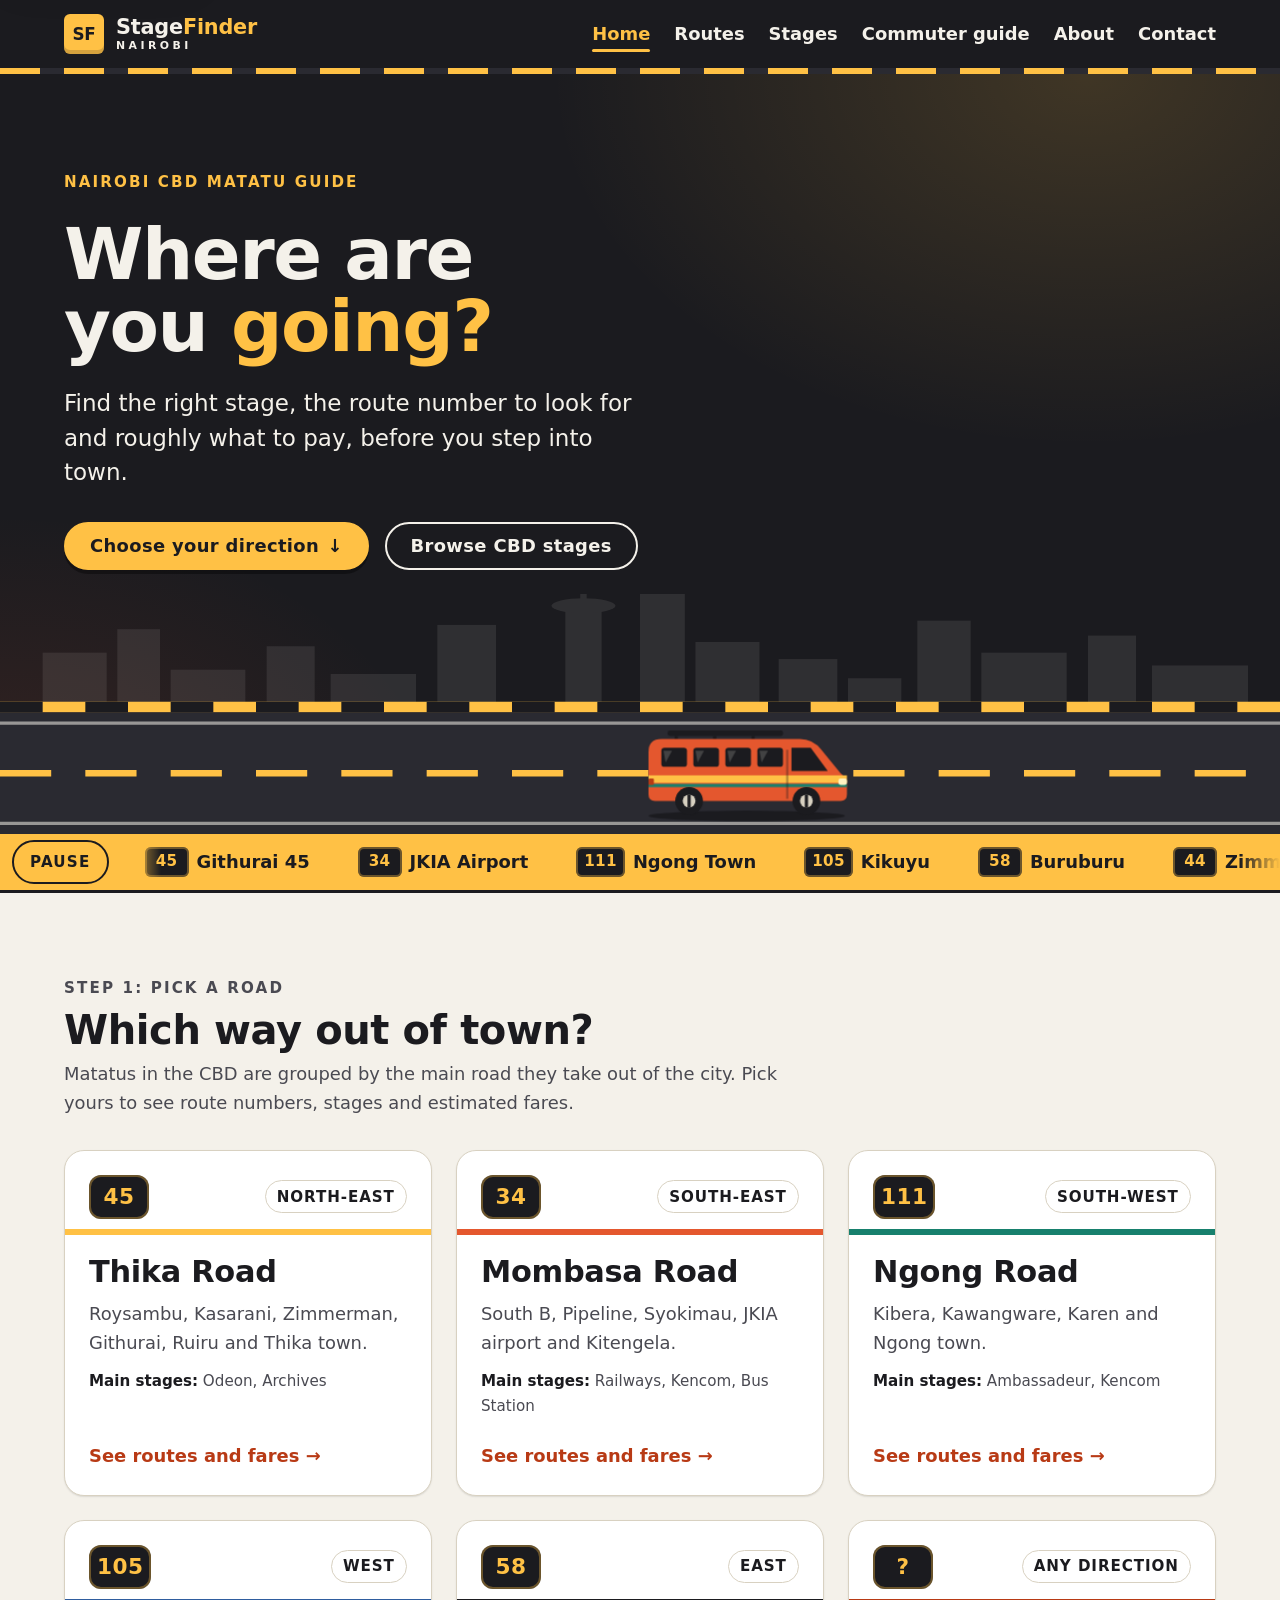
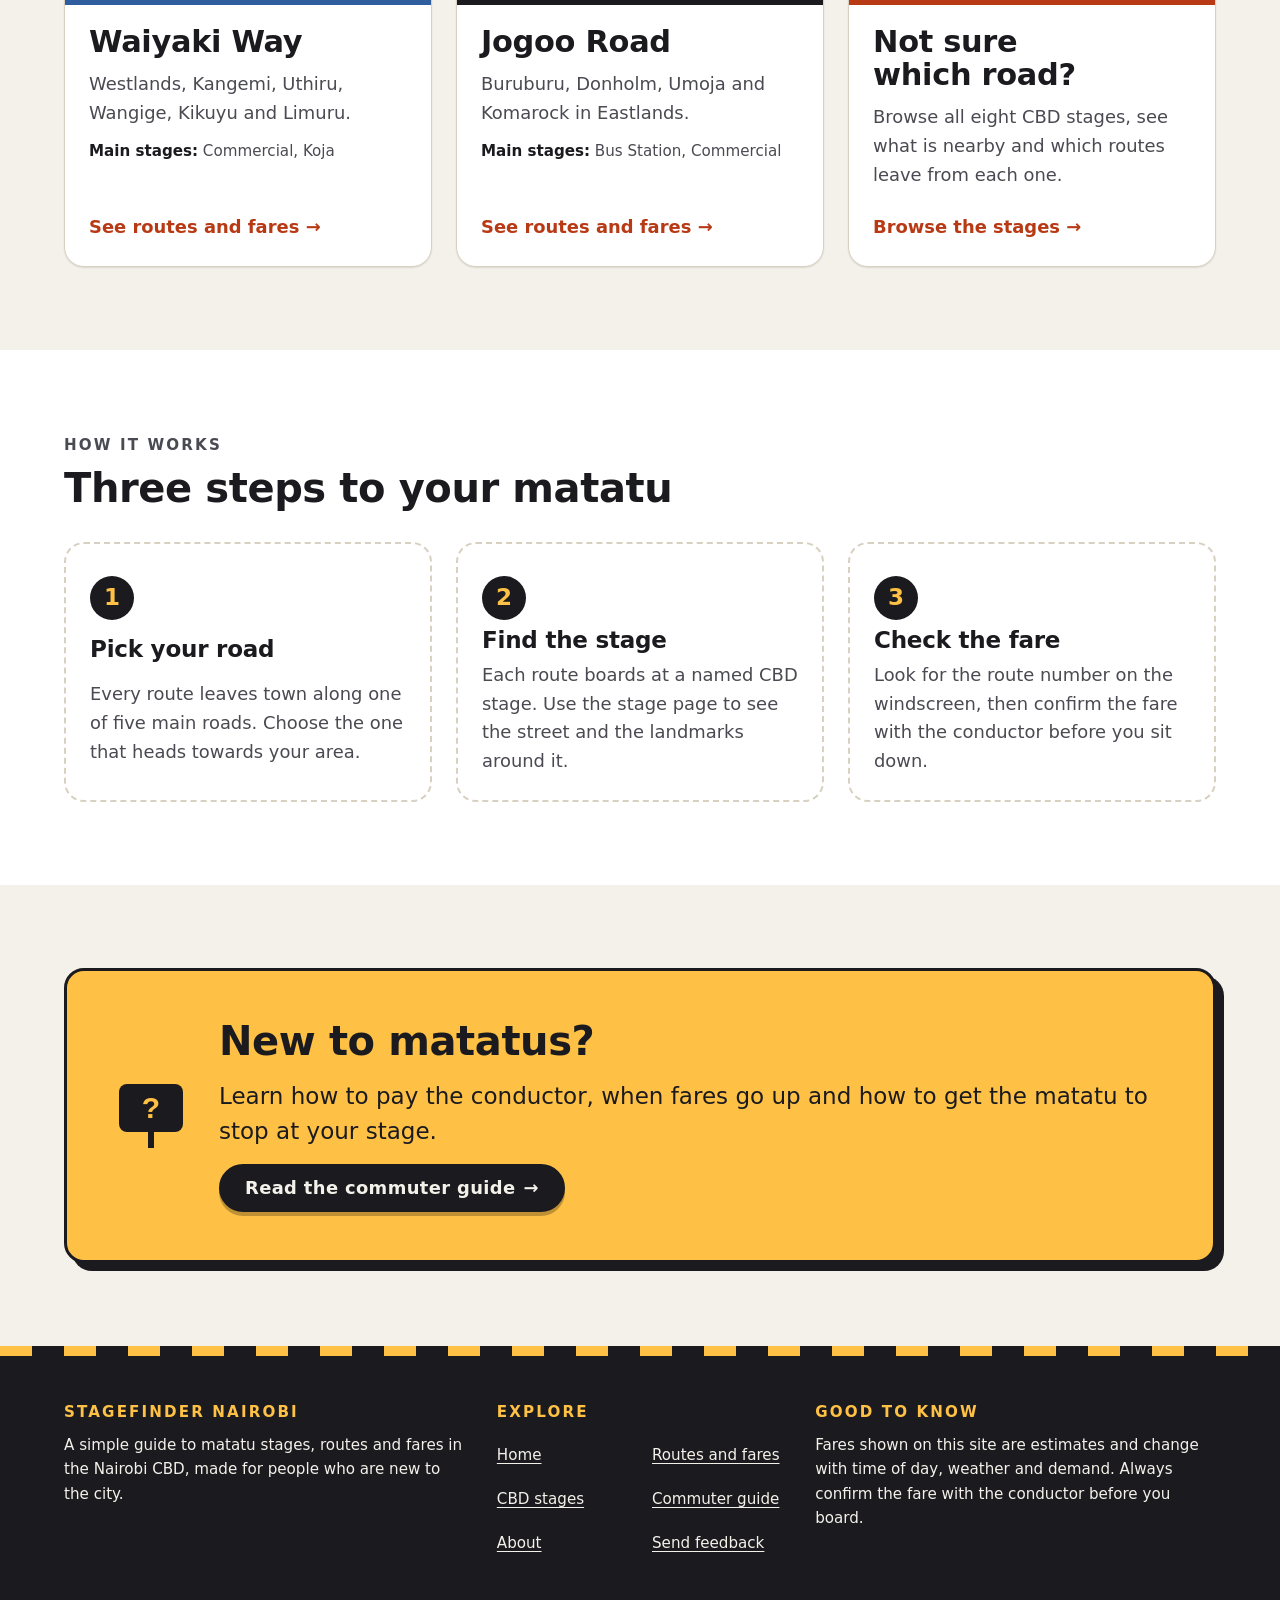
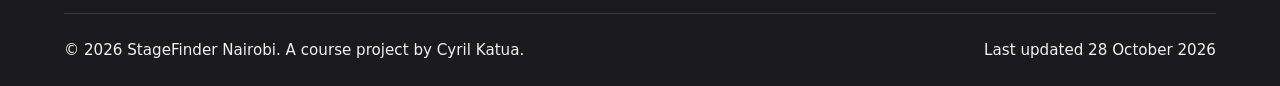
<file: index.html>
<!DOCTYPE html>
<html lang="en">
<head>
  <meta charset="utf-8">
  <meta name="viewport" content="width=device-width, initial-scale=1">
  <title>StageFinder Nairobi | Find your matatu stage in the CBD</title>
  <meta name="description" content="Find matatu stages, routes and estimated fares in the Nairobi CBD. A simple guide for newcomers.">
  <meta name="theme-color" content="#1B1B1F">
  <link rel="icon" href="images/favicon.svg" type="image/svg+xml">
  <link rel="stylesheet" href="css/base.css">
  <link rel="stylesheet" href="css/layout.css">
  <link rel="stylesheet" href="css/components.css">
  <link rel="stylesheet" href="css/animations.css">
</head>
<body>
  <a class="skip-link" href="#main">Skip to content</a>

  <header class="site-header on-dark">
    <div class="site-header__inner container">
      <a class="wordmark" href="index.html">
        <span class="wordmark__badge" aria-hidden="true">SF</span>
        <span class="wordmark__text"><span class="wordmark__name">Stage<span>Finder</span></span> <small>Nairobi</small></span>
      </a>

      <input type="checkbox" id="nav-toggle" class="nav-toggle visually-hidden">
      <label for="nav-toggle" class="nav-toggle__label">
        <span class="nav-toggle__icon" aria-hidden="true"></span>
        Menu
      </label>

      <nav class="site-nav" aria-label="Main">
        <ul class="site-nav__list" role="list">
          <li><a href="index.html" aria-current="page">Home</a></li>
          <li><a href="routes.html">Routes</a></li>
          <li><a href="stages.html">Stages</a></li>
          <li><a href="guide.html">Commuter guide</a></li>
          <li><a href="about.html">About</a></li>
          <li><a href="contact.html">Contact</a></li>
        </ul>
      </nav>
    </div>
    <div class="road-stripe" aria-hidden="true"></div>
  </header>

  <main id="main" tabindex="-1">
    <section class="hero on-dark" aria-labelledby="hero-title">
      <div class="hero__inner container">
        <p class="eyebrow">Nairobi CBD matatu guide</p>
        <h1 class="hero__title" id="hero-title">Where are you <span class="hero__highlight">going?</span></h1>
        <p class="hero__lead">Find the right stage, the route number to look for and roughly what to pay, before you step into town.</p>
        <div class="hero__actions">
          <a class="button button--signal" href="#directions">Choose your direction <span class="button__arrow" aria-hidden="true">&darr;</span></a>
          <a class="button button--ghost" href="stages.html">Browse CBD stages</a>
        </div>
      </div>

      <div class="hero__art" aria-hidden="true">
        <svg class="hero__road" viewBox="0 0 1200 240" preserveAspectRatio="xMidYMax slice" focusable="false">
          <defs>
            <mask id="lane-mask" maskUnits="userSpaceOnUse" x="0" y="0" width="1200" height="240">
              <path class="lane-reveal" d="M0 183 H1200" stroke="#fff" stroke-width="14" fill="none"/>
            </mask>
          </defs>

          <!-- City skyline -->
          <g fill="#F4F1EA" opacity="0.09">
            <rect x="40" y="70" width="60" height="50"/>
            <rect x="110" y="48" width="40" height="72"/>
            <rect x="160" y="86" width="70" height="34"/>
            <rect x="250" y="64" width="45" height="56"/>
            <rect x="310" y="90" width="80" height="30"/>
            <rect x="410" y="44" width="55" height="76"/>
            <rect x="530" y="26" width="34" height="94"/>
            <ellipse cx="547" cy="26" rx="30" ry="7"/>
            <rect x="544" y="6" width="6" height="16"/>
            <rect x="600" y="12" width="42" height="108"/>
            <rect x="652" y="60" width="60" height="60"/>
            <rect x="730" y="76" width="55" height="44"/>
            <rect x="795" y="94" width="50" height="26"/>
            <rect x="860" y="40" width="50" height="80"/>
            <rect x="920" y="70" width="80" height="50"/>
            <rect x="1020" y="54" width="45" height="66"/>
            <rect x="1080" y="82" width="90" height="38"/>
          </g>

          <!-- Kerb, asphalt and edge lines -->
          <rect x="0" y="116" width="1200" height="10" fill="#FFC145"/>
          <path d="M0 121 H1200" stroke="#1B1B1F" stroke-width="10" stroke-dasharray="40 40"/>
          <rect x="0" y="126" width="1200" height="114" fill="#2A2A31"/>
          <path d="M0 136 H1200 M0 230 H1200" stroke="#F4F1EA" stroke-width="3" opacity="0.55"/>

          <!-- Centre lane line, revealed by the mask -->
          <path class="lane-line" d="M0 183 H1200" stroke="#FFC145" stroke-width="6" stroke-dasharray="48 32" mask="url(#lane-mask)"/>

          <!-- Matatu, parked at its final position -->
          <g transform="translate(600 141)">
            <g class="matatu">
              <ellipse cx="100" cy="82" rx="92" ry="5" fill="#000" opacity="0.35"/>
              <rect x="26" y="2" width="108" height="5" rx="2" fill="#1B1B1F"/>
              <path d="M34 7 V11 M70 7 V11 M106 7 V11" stroke="#1B1B1F" stroke-width="3"/>
              <path d="M8 62 V22 Q8 10 20 10 H150 Q162 10 170 20 L188 42 Q194 46 194 54 V62 Q194 68 188 68 H14 Q8 68 8 62 Z" fill="#E4572E"/>
              <rect x="20" y="18" width="24" height="18" rx="3" fill="#1B1B1F"/>
              <rect x="50" y="18" width="24" height="18" rx="3" fill="#1B1B1F"/>
              <rect x="80" y="18" width="24" height="18" rx="3" fill="#1B1B1F"/>
              <rect x="110" y="18" width="24" height="18" rx="3" fill="#1B1B1F"/>
              <path d="M142 18 H160 L176 40 H142 Z" fill="#1B1B1F"/>
              <path d="M22 21 L30 21 L24 32 Z M52 21 L60 21 L54 32 Z M82 21 L90 21 L84 32 Z M112 21 L120 21 L114 32 Z" fill="#F4F1EA" opacity="0.18"/>
              <rect x="8" y="44" width="186" height="7" fill="#FFC145"/>
              <rect x="8" y="52" width="186" height="3" fill="#17806D"/>
              <path d="M138 20 V66" stroke="#1B1B1F" stroke-opacity="0.35" stroke-width="2"/>
              <rect x="186" y="47" width="8" height="6" rx="2" fill="#FFF4C2"/>
              <rect x="8" y="47" width="5" height="6" rx="1" fill="#B83A15"/>
              <g transform="translate(46 68)">
                <g class="matatu-wheel">
                  <circle r="13" fill="#1B1B1F"/>
                  <circle r="6" fill="#D8D1C1"/>
                  <rect x="-1.5" y="-6" width="3" height="12" fill="#1B1B1F"/>
                </g>
              </g>
              <g transform="translate(156 68)">
                <g class="matatu-wheel">
                  <circle r="13" fill="#1B1B1F"/>
                  <circle r="6" fill="#D8D1C1"/>
                  <rect x="-1.5" y="-6" width="3" height="12" fill="#1B1B1F"/>
                </g>
              </g>
            </g>
          </g>
        </svg>
      </div>
    </section>

    <!-- VERIFY: route numbers and destinations in the ticker -->
    <section class="ticker" aria-labelledby="ticker-title">
      <h2 class="visually-hidden" id="ticker-title">Popular routes</h2>
      <input type="checkbox" id="ticker-pause" class="ticker__toggle visually-hidden">
      <label for="ticker-pause" class="ticker__control">
        <span class="ticker__when-playing">Pause</span>
        <span class="ticker__when-paused">Play</span>
        <span class="visually-hidden">route ticker</span>
      </label>
      <div class="ticker__viewport" role="region" aria-labelledby="ticker-title" tabindex="0">
        <div class="ticker__track">
          <ul class="ticker__list" role="list">
            <li><span class="route-badge">45</span> Githurai 45</li>
            <li><span class="route-badge">34</span> JKIA Airport</li>
            <li><span class="route-badge">111</span> Ngong Town</li>
            <li><span class="route-badge">105</span> Kikuyu</li>
            <li><span class="route-badge">58</span> Buruburu</li>
            <li><span class="route-badge">44</span> Zimmerman</li>
            <li><span class="route-badge">110</span> Kitengela</li>
            <li><span class="route-badge">46</span> Kawangware</li>
            <li><span class="route-badge">118</span> Wangige</li>
            <li><span class="route-badge">19C</span> Komarock</li>
            <li><span class="route-badge">237</span> Thika Town</li>
            <li><span class="route-badge">24</span> Karen</li>
          </ul>
          <ul class="ticker__list" role="list" aria-hidden="true">
            <li><span class="route-badge">45</span> Githurai 45</li>
            <li><span class="route-badge">34</span> JKIA Airport</li>
            <li><span class="route-badge">111</span> Ngong Town</li>
            <li><span class="route-badge">105</span> Kikuyu</li>
            <li><span class="route-badge">58</span> Buruburu</li>
            <li><span class="route-badge">44</span> Zimmerman</li>
            <li><span class="route-badge">110</span> Kitengela</li>
            <li><span class="route-badge">46</span> Kawangware</li>
            <li><span class="route-badge">118</span> Wangige</li>
            <li><span class="route-badge">19C</span> Komarock</li>
            <li><span class="route-badge">237</span> Thika Town</li>
            <li><span class="route-badge">24</span> Karen</li>
          </ul>
        </div>
      </div>
    </section>

    <section class="section" id="directions" aria-labelledby="directions-title">
      <div class="container">
        <div class="section__header reveal">
          <p class="eyebrow">Step 1: pick a road</p>
          <h2 id="directions-title">Which way out of town?</h2>
          <p>Matatus in the CBD are grouped by the main road they take out of the city. Pick yours to see route numbers, stages and estimated fares.</p>
        </div>

        <!-- VERIFY: main stages listed on each direction card -->
        <ul class="grid grid--3 direction-list" role="list">
          <li class="direction-card direction-card--thika reveal">
            <div class="direction-card__top">
              <span class="route-badge route-badge--lg">45</span>
              <span class="direction-card__compass">North-east</span>
            </div>
            <h3><a class="direction-card__link" href="routes.html#thika-road">Thika Road</a></h3>
            <p>Roysambu, Kasarani, Zimmerman, Githurai, Ruiru and Thika town.</p>
            <p class="direction-card__meta"><strong>Main stages:</strong> Odeon, Archives</p>
            <span class="direction-card__cta" aria-hidden="true">See routes and fares <span class="button__arrow">&rarr;</span></span>
          </li>
          <li class="direction-card direction-card--mombasa reveal">
            <div class="direction-card__top">
              <span class="route-badge route-badge--lg">34</span>
              <span class="direction-card__compass">South-east</span>
            </div>
            <h3><a class="direction-card__link" href="routes.html#mombasa-road">Mombasa Road</a></h3>
            <p>South B, Pipeline, Syokimau, JKIA airport and Kitengela.</p>
            <p class="direction-card__meta"><strong>Main stages:</strong> Railways, Kencom, Bus Station</p>
            <span class="direction-card__cta" aria-hidden="true">See routes and fares <span class="button__arrow">&rarr;</span></span>
          </li>
          <li class="direction-card direction-card--ngong reveal">
            <div class="direction-card__top">
              <span class="route-badge route-badge--lg">111</span>
              <span class="direction-card__compass">South-west</span>
            </div>
            <h3><a class="direction-card__link" href="routes.html#ngong-road">Ngong Road</a></h3>
            <p>Kibera, Kawangware, Karen and Ngong town.</p>
            <p class="direction-card__meta"><strong>Main stages:</strong> Ambassadeur, Kencom</p>
            <span class="direction-card__cta" aria-hidden="true">See routes and fares <span class="button__arrow">&rarr;</span></span>
          </li>
          <li class="direction-card direction-card--waiyaki reveal">
            <div class="direction-card__top">
              <span class="route-badge route-badge--lg">105</span>
              <span class="direction-card__compass">West</span>
            </div>
            <h3><a class="direction-card__link" href="routes.html#waiyaki-way">Waiyaki Way</a></h3>
            <p>Westlands, Kangemi, Uthiru, Wangige, Kikuyu and Limuru.</p>
            <p class="direction-card__meta"><strong>Main stages:</strong> Commercial, Koja</p>
            <span class="direction-card__cta" aria-hidden="true">See routes and fares <span class="button__arrow">&rarr;</span></span>
          </li>
          <li class="direction-card direction-card--jogoo reveal">
            <div class="direction-card__top">
              <span class="route-badge route-badge--lg">58</span>
              <span class="direction-card__compass">East</span>
            </div>
            <h3><a class="direction-card__link" href="routes.html#jogoo-road">Jogoo Road</a></h3>
            <p>Buruburu, Donholm, Umoja and Komarock in Eastlands.</p>
            <p class="direction-card__meta"><strong>Main stages:</strong> Bus Station, Commercial</p>
            <span class="direction-card__cta" aria-hidden="true">See routes and fares <span class="button__arrow">&rarr;</span></span>
          </li>
          <li class="direction-card direction-card--all reveal">
            <div class="direction-card__top">
              <span class="route-badge route-badge--lg">?</span>
              <span class="direction-card__compass">Any direction</span>
            </div>
            <h3><a class="direction-card__link" href="stages.html">Not sure which road?</a></h3>
            <p>Browse all eight CBD stages, see what is nearby and which routes leave from each one.</p>
            <span class="direction-card__cta" aria-hidden="true">Browse the stages <span class="button__arrow">&rarr;</span></span>
          </li>
        </ul>
      </div>
    </section>

    <section class="section section--paper" aria-labelledby="how-title">
      <div class="container">
        <div class="section__header reveal">
          <p class="eyebrow">How it works</p>
          <h2 id="how-title">Three steps to your matatu</h2>
        </div>
        <ol class="grid grid--3 steps" role="list">
          <li class="reveal">
            <h3>Pick your road</h3>
            <p>Every route leaves town along one of five main roads. Choose the one that heads towards your area.</p>
          </li>
          <li class="reveal">
            <h3>Find the stage</h3>
            <p>Each route boards at a named CBD stage. Use the stage page to see the street and the landmarks around it.</p>
          </li>
          <li class="reveal">
            <h3>Check the fare</h3>
            <p>Look for the route number on the windscreen, then confirm the fare with the conductor before you sit down.</p>
          </li>
        </ol>
      </div>
    </section>

    <div class="section">
      <div class="container">
        <aside class="callout reveal" aria-labelledby="callout-title">
          <svg class="callout__icon" viewBox="0 0 72 72" aria-hidden="true" focusable="false">
            <rect x="4" y="4" width="64" height="48" rx="8" fill="#1B1B1F"/>
            <rect x="33" y="52" width="6" height="16" fill="#1B1B1F"/>
            <text x="36" y="38" text-anchor="middle" font-family="Arial, sans-serif" font-weight="700" font-size="30" fill="#FFC145">?</text>
          </svg>
          <h2 id="callout-title">New to matatus?</h2>
          <p>Learn how to pay the conductor, when fares go up and how to get the matatu to stop at your stage.</p>
          <a class="button button--ink" href="guide.html">Read the commuter guide <span class="button__arrow" aria-hidden="true">&rarr;</span></a>
        </aside>
      </div>
    </div>
  </main>

  <footer class="site-footer on-dark">
    <div class="container">
      <div class="site-footer__grid">
        <div>
          <h2>StageFinder Nairobi</h2>
          <p>A simple guide to matatu stages, routes and fares in the Nairobi CBD, made for people who are new to the city.</p>
        </div>
        <nav aria-label="Footer">
          <h2>Explore</h2>
          <ul class="footer-links" role="list">
            <li><a href="index.html">Home</a></li>
            <li><a href="routes.html">Routes and fares</a></li>
            <li><a href="stages.html">CBD stages</a></li>
            <li><a href="guide.html">Commuter guide</a></li>
            <li><a href="about.html">About</a></li>
            <li><a href="contact.html">Send feedback</a></li>
          </ul>
        </nav>
        <div>
          <h2>Good to know</h2>
          <p>Fares shown on this site are estimates and change with time of day, weather and demand. Always confirm the fare with the conductor before you board.</p>
        </div>
      </div>
      <div class="site-footer__bottom">
        <p>&copy; 2026 StageFinder Nairobi. A course project by Cyril Katua.</p>
        <p>Last updated <time datetime="2026-10-28">28 October 2026</time></p>
      </div>
    </div>
  </footer>
</body>
</html>
</file>
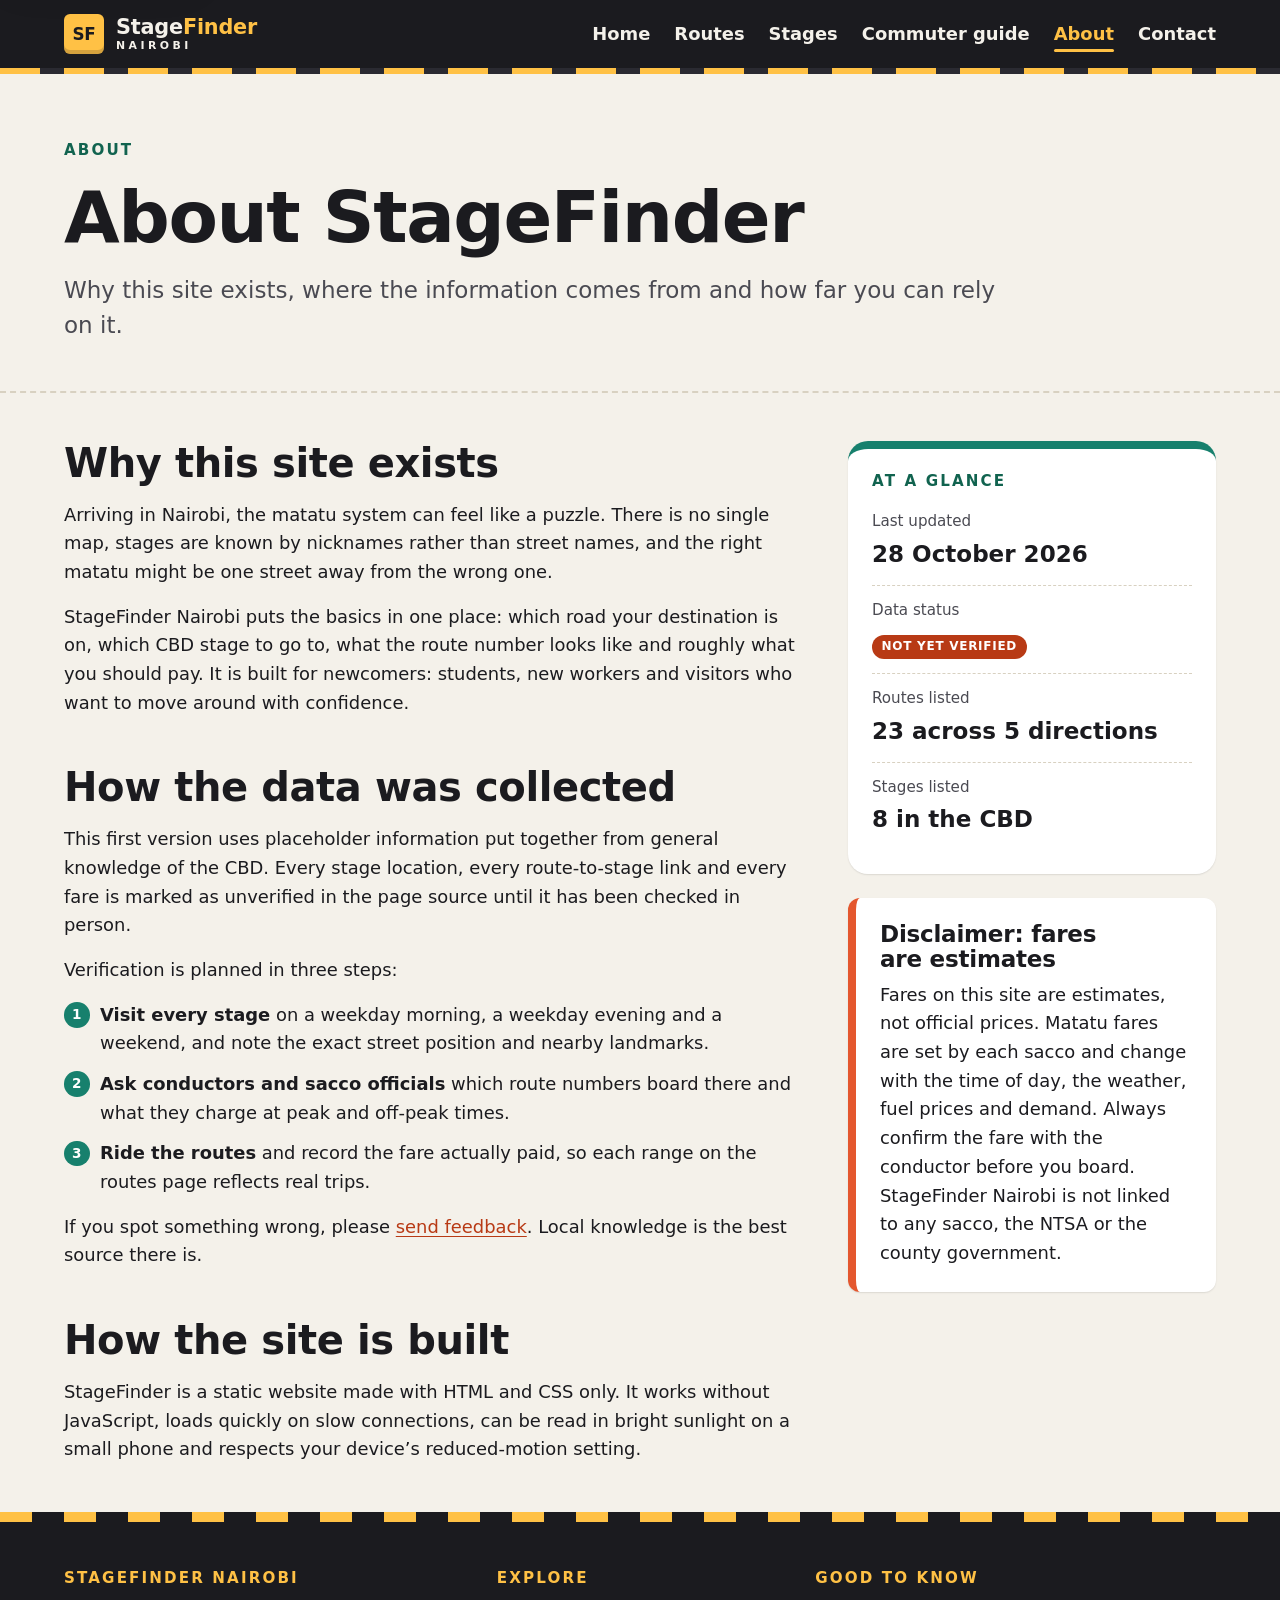
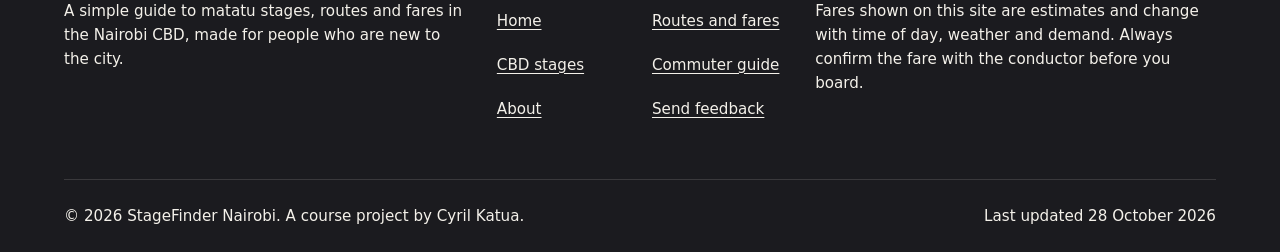
<file: about.html>
<!DOCTYPE html>
<html lang="en">
<head>
  <meta charset="utf-8">
  <meta name="viewport" content="width=device-width, initial-scale=1">
  <title>About | StageFinder Nairobi</title>
  <meta name="description" content="Why StageFinder Nairobi exists, how the route and fare data was collected and why fares are estimates.">
  <meta name="theme-color" content="#1B1B1F">
  <link rel="icon" href="images/favicon.svg" type="image/svg+xml">
  <link rel="stylesheet" href="css/base.css">
  <link rel="stylesheet" href="css/layout.css">
  <link rel="stylesheet" href="css/components.css">
  <link rel="stylesheet" href="css/animations.css">
</head>
<body>
  <a class="skip-link" href="#main">Skip to content</a>

  <header class="site-header on-dark">
    <div class="site-header__inner container">
      <a class="wordmark" href="index.html">
        <span class="wordmark__badge" aria-hidden="true">SF</span>
        <span class="wordmark__text"><span class="wordmark__name">Stage<span>Finder</span></span> <small>Nairobi</small></span>
      </a>

      <input type="checkbox" id="nav-toggle" class="nav-toggle visually-hidden">
      <label for="nav-toggle" class="nav-toggle__label">
        <span class="nav-toggle__icon" aria-hidden="true"></span>
        Menu
      </label>

      <nav class="site-nav" aria-label="Main">
        <ul class="site-nav__list" role="list">
          <li><a href="index.html">Home</a></li>
          <li><a href="routes.html">Routes</a></li>
          <li><a href="stages.html">Stages</a></li>
          <li><a href="guide.html">Commuter guide</a></li>
          <li><a href="about.html" aria-current="page">About</a></li>
          <li><a href="contact.html">Contact</a></li>
        </ul>
      </nav>
    </div>
    <div class="road-stripe" aria-hidden="true"></div>
  </header>

  <main id="main" tabindex="-1">
    <header class="page-intro">
      <div class="container">
        <p class="eyebrow">About</p>
        <h1>About StageFinder</h1>
        <p class="lead">Why this site exists, where the information comes from and how far you can rely on it.</p>
      </div>
    </header>
    <div class="section section--tight">
      <div class="container split">
        <div class="prose flow">
          <section class="flow reveal" aria-labelledby="purpose-title">
            <h2 id="purpose-title">Why this site exists</h2>
            <p>Arriving in Nairobi, the matatu system can feel like a puzzle. There is no single map, stages are known by nicknames rather than street names, and the right matatu might be one street away from the wrong one.</p>
            <p>StageFinder Nairobi puts the basics in one place: which road your destination is on, which CBD stage to go to, what the route number looks like and roughly what you should pay. It is built for newcomers: students, new workers and visitors who want to move around with confidence.</p>
          </section>

          <section class="flow reveal" aria-labelledby="method-title">
            <h2 id="method-title">How the data was collected</h2>
            <p>This first version uses placeholder information put together from general knowledge of the CBD. Every stage location, every route-to-stage link and every fare is marked as unverified in the page source until it has been checked in person.</p>
            <p>Verification is planned in three steps:</p>
            <ol class="number-list" role="list">
              <li><strong>Visit every stage</strong> on a weekday morning, a weekday evening and a weekend, and note the exact street position and nearby landmarks.</li>
              <li><strong>Ask conductors and sacco officials</strong> which route numbers board there and what they charge at peak and off-peak times.</li>
              <li><strong>Ride the routes</strong> and record the fare actually paid, so each range on the routes page reflects real trips.</li>
            </ol>
            <p>If you spot something wrong, please <a href="contact.html">send feedback</a>. Local knowledge is the best source there is.</p>
          </section>

          <section class="flow reveal" aria-labelledby="built-title">
            <h2 id="built-title">How the site is built</h2>
            <p>StageFinder is a static website made with HTML and CSS only. It works without JavaScript, loads quickly on slow connections, can be read in bright sunlight on a small phone and respects your device&rsquo;s reduced-motion setting.</p>
          </section>
        </div>

        <aside class="side-stack" aria-label="Data status">
          <div class="fact-card reveal">
            <h2 class="jump-nav__title">At a glance</h2>
            <dl class="fact-list">
              <div>
                <dt>Last updated</dt>
                <dd><time datetime="2026-10-28">28 October 2026</time></dd>
              </div>
              <div>
                <dt>Data status</dt>
                <dd><span class="unverified">Not yet verified</span></dd>
              </div>
              <div>
                <dt>Routes listed</dt>
                <dd>23 across 5 directions</dd>
              </div>
              <div>
                <dt>Stages listed</dt>
                <dd>8 in the CBD</dd>
              </div>
            </dl>
          </div>

          <section class="notice reveal" aria-labelledby="about-disclaimer-title">
            <h2 id="about-disclaimer-title">Disclaimer: fares are estimates</h2>
            <p>Fares on this site are estimates, not official prices. Matatu fares are set by each sacco and change with the time of day, the weather, fuel prices and demand. Always confirm the fare with the conductor before you board. StageFinder Nairobi is not linked to any sacco, the NTSA or the county government.</p>
          </section>
        </aside>
      </div>
    </div>
  </main>

  <footer class="site-footer on-dark">
    <div class="container">
      <div class="site-footer__grid">
        <div>
          <h2>StageFinder Nairobi</h2>
          <p>A simple guide to matatu stages, routes and fares in the Nairobi CBD, made for people who are new to the city.</p>
        </div>
        <nav aria-label="Footer">
          <h2>Explore</h2>
          <ul class="footer-links" role="list">
            <li><a href="index.html">Home</a></li>
            <li><a href="routes.html">Routes and fares</a></li>
            <li><a href="stages.html">CBD stages</a></li>
            <li><a href="guide.html">Commuter guide</a></li>
            <li><a href="about.html">About</a></li>
            <li><a href="contact.html">Send feedback</a></li>
          </ul>
        </nav>
        <div>
          <h2>Good to know</h2>
          <p>Fares shown on this site are estimates and change with time of day, weather and demand. Always confirm the fare with the conductor before you board.</p>
        </div>
      </div>
      <div class="site-footer__bottom">
        <p>&copy; 2026 StageFinder Nairobi. A course project by Cyril Katua.</p>
        <p>Last updated <time datetime="2026-10-28">28 October 2026</time></p>
      </div>
    </div>
  </footer>
</body>
</html>
</file>
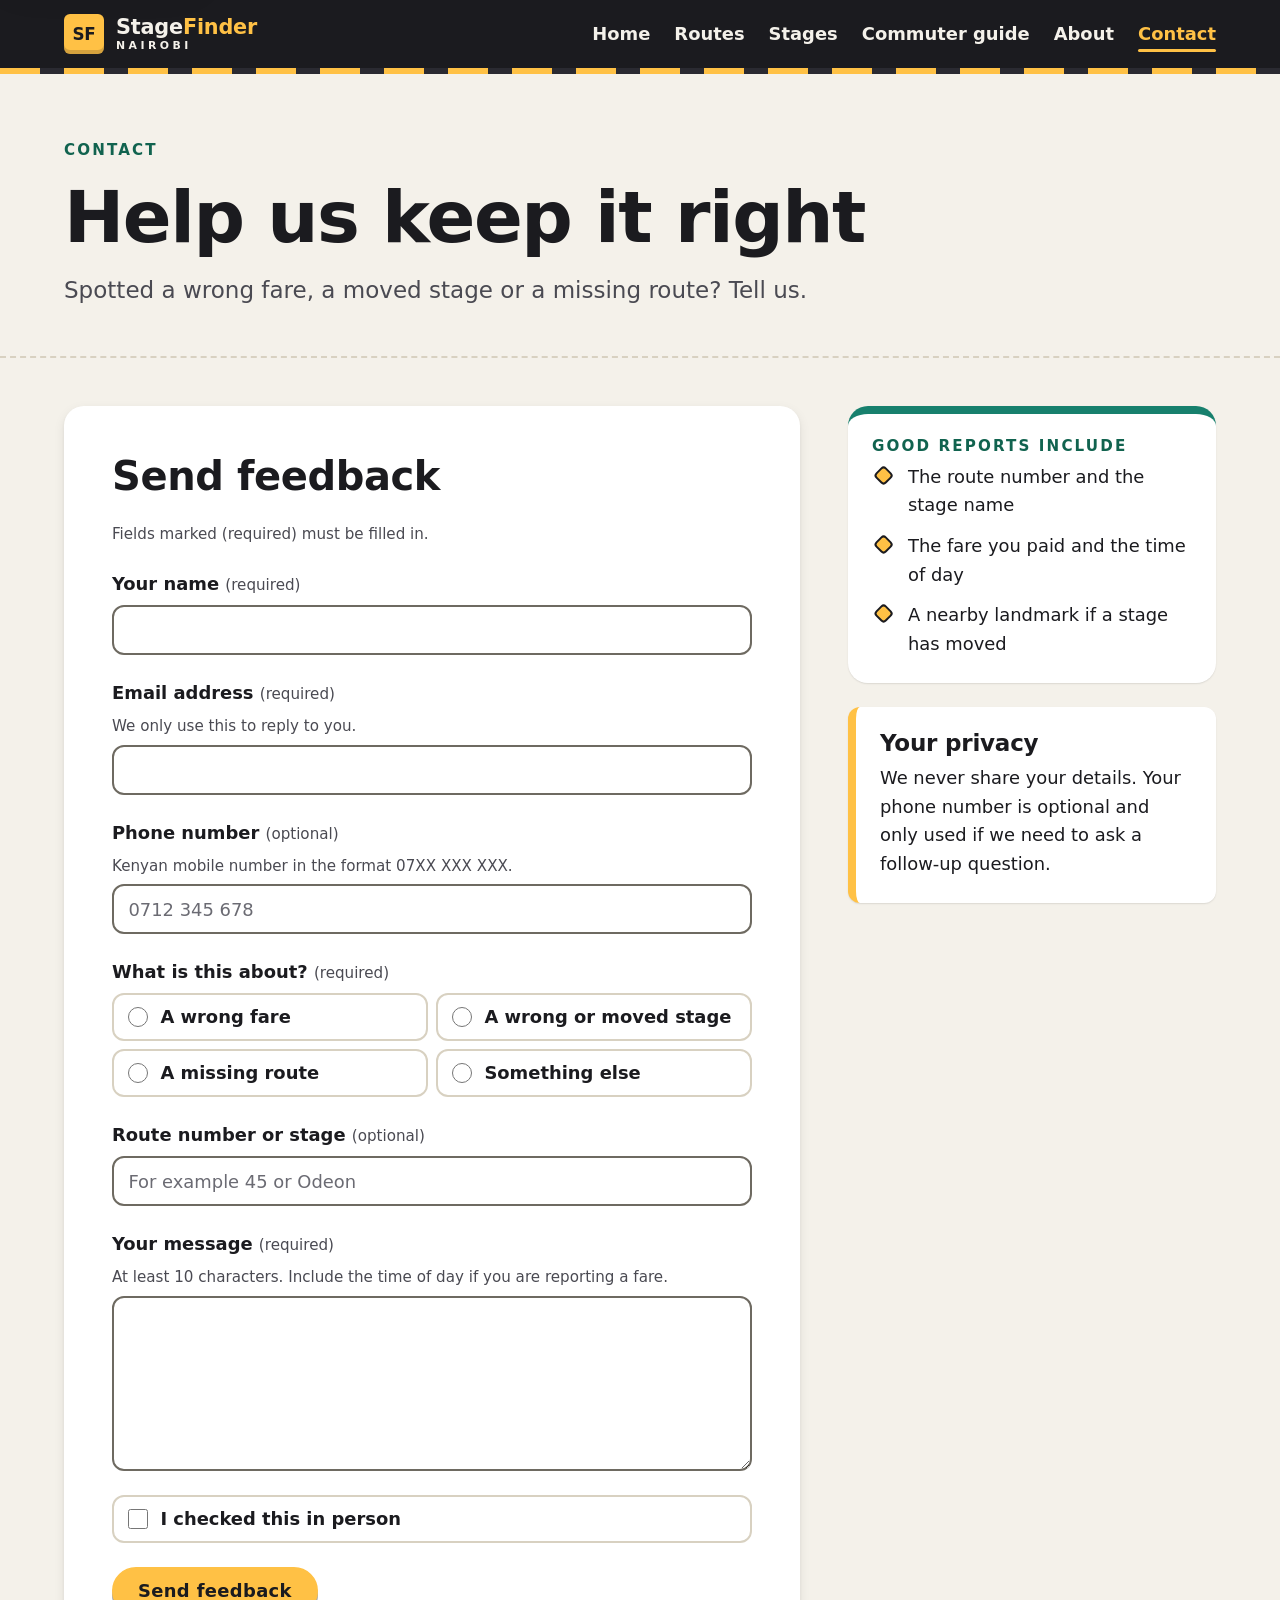
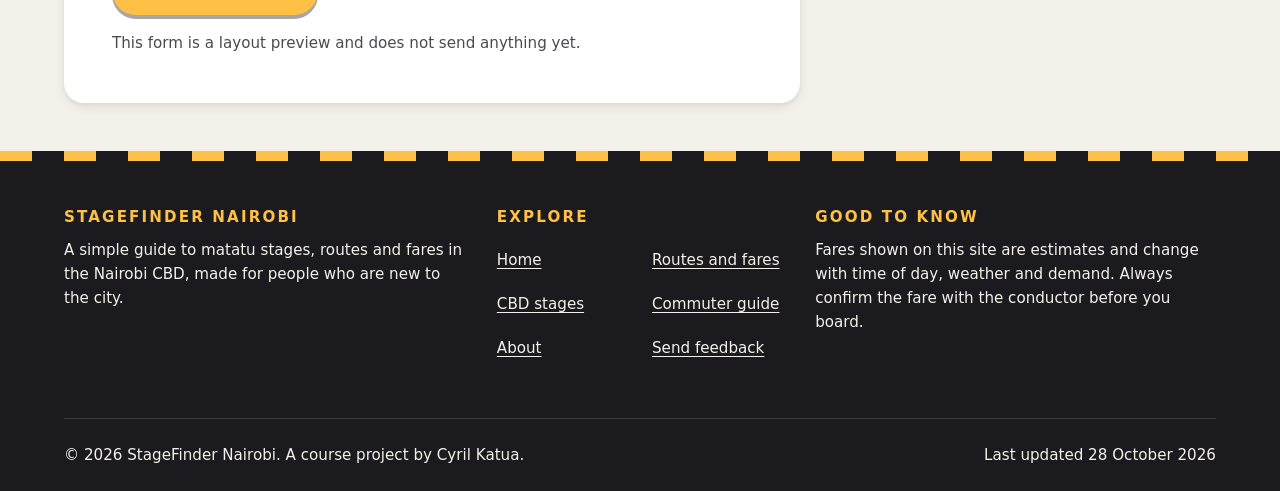
<file: contact.html>
<!DOCTYPE html>
<html lang="en">
<head>
  <meta charset="utf-8">
  <meta name="viewport" content="width=device-width, initial-scale=1">
  <title>Contact | StageFinder Nairobi</title>
  <meta name="description" content="Send feedback or report a wrong stage, route or fare to StageFinder Nairobi.">
  <meta name="theme-color" content="#1B1B1F">
  <link rel="icon" href="images/favicon.svg" type="image/svg+xml">
  <link rel="stylesheet" href="css/base.css">
  <link rel="stylesheet" href="css/layout.css">
  <link rel="stylesheet" href="css/components.css">
  <link rel="stylesheet" href="css/animations.css">
</head>
<body>
  <a class="skip-link" href="#main">Skip to content</a>

  <header class="site-header on-dark">
    <div class="site-header__inner container">
      <a class="wordmark" href="index.html">
        <span class="wordmark__badge" aria-hidden="true">SF</span>
        <span class="wordmark__text"><span class="wordmark__name">Stage<span>Finder</span></span> <small>Nairobi</small></span>
      </a>

      <input type="checkbox" id="nav-toggle" class="nav-toggle visually-hidden">
      <label for="nav-toggle" class="nav-toggle__label">
        <span class="nav-toggle__icon" aria-hidden="true"></span>
        Menu
      </label>

      <nav class="site-nav" aria-label="Main">
        <ul class="site-nav__list" role="list">
          <li><a href="index.html">Home</a></li>
          <li><a href="routes.html">Routes</a></li>
          <li><a href="stages.html">Stages</a></li>
          <li><a href="guide.html">Commuter guide</a></li>
          <li><a href="about.html">About</a></li>
          <li><a href="contact.html" aria-current="page">Contact</a></li>
        </ul>
      </nav>
    </div>
    <div class="road-stripe" aria-hidden="true"></div>
  </header>

  <main id="main" tabindex="-1">
    <header class="page-intro">
      <div class="container">
        <p class="eyebrow">Contact</p>
        <h1>Help us keep it right</h1>
        <p class="lead">Spotted a wrong fare, a moved stage or a missing route? Tell us.</p>
      </div>
    </header>
    <div class="section section--tight">
      <div class="container split">
        <form class="form reveal" action="#" method="get" aria-labelledby="form-title">
          <h2 id="form-title">Send feedback</h2>
          <p class="form__intro">Fields marked <span class="req">(required)</span> must be filled in.</p>

          <div class="field">
            <label for="name">Your name <span class="req">(required)</span></label>
            <input id="name" name="name" type="text" autocomplete="name" required placeholder=" " aria-describedby="name-error">
            <p class="field__error" id="name-error">Please tell us your name.</p>
          </div>

          <div class="field">
            <label for="email">Email address <span class="req">(required)</span></label>
            <p class="field__hint" id="email-hint">We only use this to reply to you.</p>
            <input id="email" name="email" type="email" autocomplete="email" required placeholder=" " aria-describedby="email-hint email-error">
            <p class="field__error" id="email-error">Enter an email address like name@example.com.</p>
          </div>

          <div class="field">
            <label for="phone">Phone number <span class="opt">(optional)</span></label>
            <p class="field__hint" id="phone-hint">Kenyan mobile number in the format 07XX XXX XXX.</p>
            <input id="phone" name="phone" type="tel" autocomplete="tel" inputmode="tel" placeholder="0712 345 678" pattern="0[17][0-9]{2} ?[0-9]{3} ?[0-9]{3}" title="Kenyan number in the format 07XX XXX XXX" aria-describedby="phone-hint phone-error">
            <p class="field__error" id="phone-error">Use the format 07XX XXX XXX, for example 0712 345 678.</p>
          </div>

          <fieldset class="field field--choices">
            <legend>What is this about? <span class="req">(required)</span></legend>
            <div class="choices">
              <label class="choice"><input type="radio" name="topic" value="fare" required> A wrong fare</label>
              <label class="choice"><input type="radio" name="topic" value="stage"> A wrong or moved stage</label>
              <label class="choice"><input type="radio" name="topic" value="route"> A missing route</label>
              <label class="choice"><input type="radio" name="topic" value="other"> Something else</label>
            </div>
          </fieldset>

          <div class="field">
            <label for="route">Route number or stage <span class="opt">(optional)</span></label>
            <input id="route" name="route" type="text" placeholder="For example 45 or Odeon">
          </div>

          <div class="field">
            <label for="message">Your message <span class="req">(required)</span></label>
            <p class="field__hint" id="message-hint">At least 10 characters. Include the time of day if you are reporting a fare.</p>
            <textarea id="message" name="message" rows="6" minlength="10" required placeholder=" " aria-describedby="message-hint message-error"></textarea>
            <p class="field__error" id="message-error">Please write at least 10 characters.</p>
          </div>

          <div class="field">
            <label class="choice"><input type="checkbox" name="checked-in-person" value="yes"> I checked this in person</label>
          </div>

          <div class="form__actions">
            <button class="button button--signal" type="submit">Send feedback</button>
            <p class="form__note">This form is a layout preview and does not send anything yet.</p>
          </div>
        </form>

        <aside class="side-stack" aria-label="Other ways to help">
          <section class="fact-card reveal" aria-labelledby="tips-title">
            <h2 class="jump-nav__title" id="tips-title">Good reports include</h2>
            <ul class="tick-list" role="list">
              <li>The route number and the stage name</li>
              <li>The fare you paid and the time of day</li>
              <li>A nearby landmark if a stage has moved</li>
            </ul>
          </section>
          <section class="notice notice--signal reveal" aria-labelledby="privacy-title">
            <h2 id="privacy-title">Your privacy</h2>
            <p>We never share your details. Your phone number is optional and only used if we need to ask a follow-up question.</p>
          </section>
        </aside>
      </div>
    </div>
  </main>

  <footer class="site-footer on-dark">
    <div class="container">
      <div class="site-footer__grid">
        <div>
          <h2>StageFinder Nairobi</h2>
          <p>A simple guide to matatu stages, routes and fares in the Nairobi CBD, made for people who are new to the city.</p>
        </div>
        <nav aria-label="Footer">
          <h2>Explore</h2>
          <ul class="footer-links" role="list">
            <li><a href="index.html">Home</a></li>
            <li><a href="routes.html">Routes and fares</a></li>
            <li><a href="stages.html">CBD stages</a></li>
            <li><a href="guide.html">Commuter guide</a></li>
            <li><a href="about.html">About</a></li>
            <li><a href="contact.html">Send feedback</a></li>
          </ul>
        </nav>
        <div>
          <h2>Good to know</h2>
          <p>Fares shown on this site are estimates and change with time of day, weather and demand. Always confirm the fare with the conductor before you board.</p>
        </div>
      </div>
      <div class="site-footer__bottom">
        <p>&copy; 2026 StageFinder Nairobi. A course project by Cyril Katua.</p>
        <p>Last updated <time datetime="2026-10-28">28 October 2026</time></p>
      </div>
    </div>
  </footer>
</body>
</html>
</file>
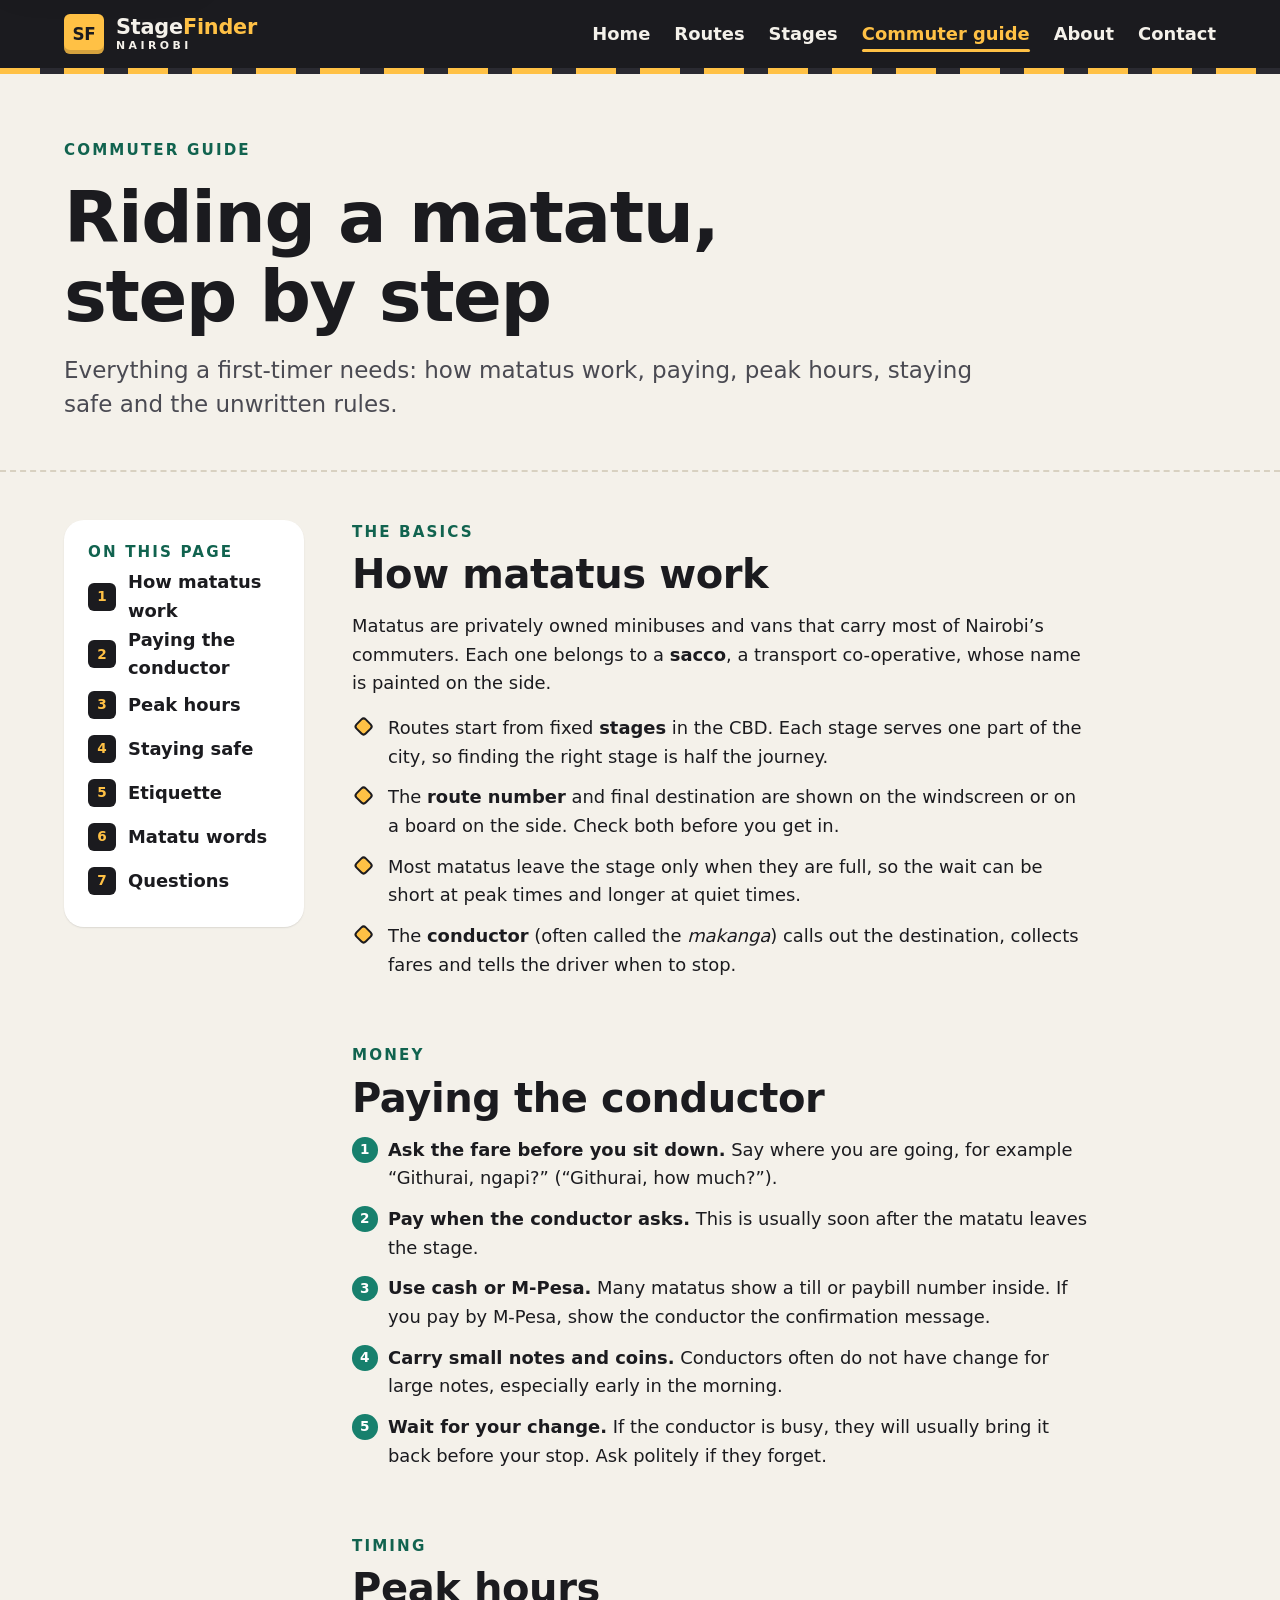
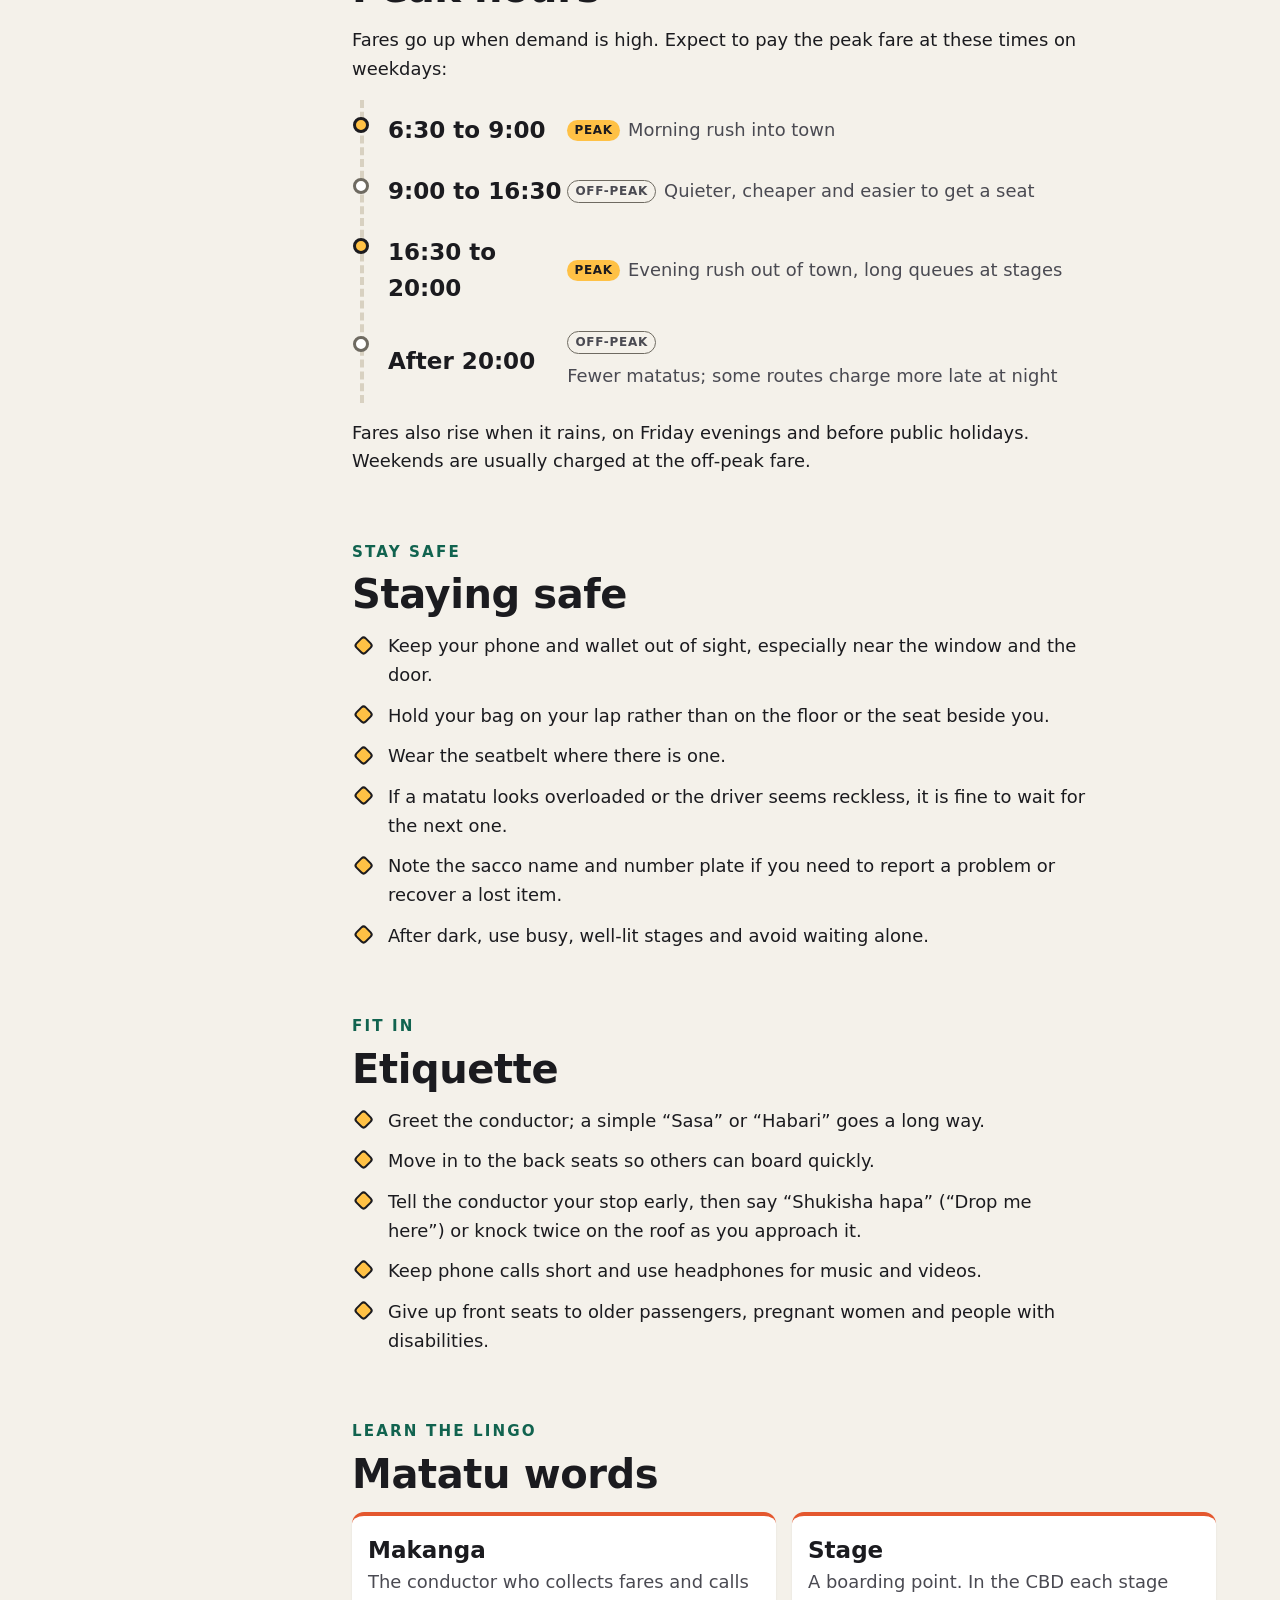
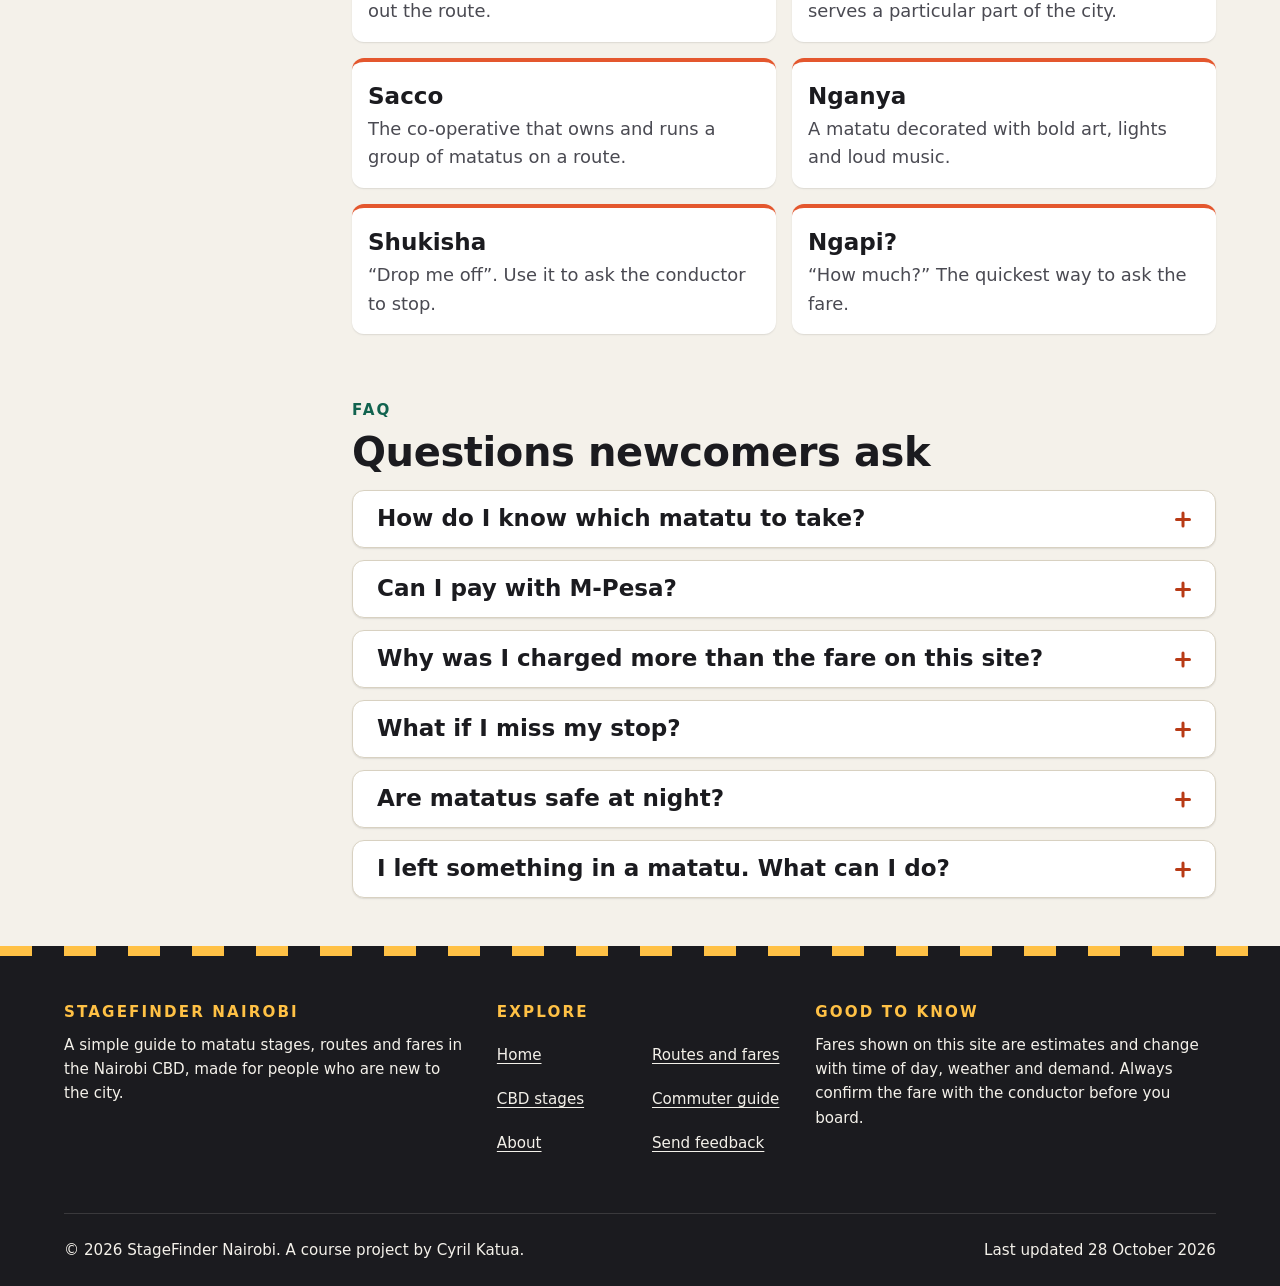
<file: guide.html>
<!DOCTYPE html>
<html lang="en">
<head>
  <meta charset="utf-8">
  <meta name="viewport" content="width=device-width, initial-scale=1">
  <title>Commuter guide | StageFinder Nairobi</title>
  <meta name="description" content="How matatus work in Nairobi: paying the conductor, peak hours, safety tips, etiquette and answers to common questions.">
  <meta name="theme-color" content="#1B1B1F">
  <link rel="icon" href="images/favicon.svg" type="image/svg+xml">
  <link rel="stylesheet" href="css/base.css">
  <link rel="stylesheet" href="css/layout.css">
  <link rel="stylesheet" href="css/components.css">
  <link rel="stylesheet" href="css/animations.css">
</head>
<body>
  <a class="skip-link" href="#main">Skip to content</a>

  <header class="site-header on-dark">
    <div class="site-header__inner container">
      <a class="wordmark" href="index.html">
        <span class="wordmark__badge" aria-hidden="true">SF</span>
        <span class="wordmark__text"><span class="wordmark__name">Stage<span>Finder</span></span> <small>Nairobi</small></span>
      </a>

      <input type="checkbox" id="nav-toggle" class="nav-toggle visually-hidden">
      <label for="nav-toggle" class="nav-toggle__label">
        <span class="nav-toggle__icon" aria-hidden="true"></span>
        Menu
      </label>

      <nav class="site-nav" aria-label="Main">
        <ul class="site-nav__list" role="list">
          <li><a href="index.html">Home</a></li>
          <li><a href="routes.html">Routes</a></li>
          <li><a href="stages.html">Stages</a></li>
          <li><a href="guide.html" aria-current="page">Commuter guide</a></li>
          <li><a href="about.html">About</a></li>
          <li><a href="contact.html">Contact</a></li>
        </ul>
      </nav>
    </div>
    <div class="road-stripe" aria-hidden="true"></div>
  </header>

  <main id="main" tabindex="-1">
    <header class="page-intro">
      <div class="container">
        <p class="eyebrow">Commuter guide</p>
        <h1>Riding a matatu, step by step</h1>
        <p class="lead">Everything a first-timer needs: how matatus work, paying, peak hours, staying safe and the unwritten rules.</p>
      </div>
    </header>
    <div class="section section--tight">
      <div class="container split guide">
        <nav class="toc" aria-label="On this page">
          <h2 class="jump-nav__title">On this page</h2>
          <ol class="toc__list" role="list">
            <li><a href="#how-it-works">How matatus work</a></li>
            <li><a href="#paying">Paying the conductor</a></li>
            <li><a href="#peak-hours">Peak hours</a></li>
            <li><a href="#safety">Staying safe</a></li>
            <li><a href="#etiquette">Etiquette</a></li>
            <li><a href="#words">Matatu words</a></li>
            <li><a href="#faq">Questions</a></li>
          </ol>
        </nav>

        <div class="guide__content">
          <section class="guide-section flow reveal" id="how-it-works" aria-labelledby="how-it-works-title">
            <p class="eyebrow">The basics</p>
            <h2 id="how-it-works-title">How matatus work</h2>
            <p>Matatus are privately owned minibuses and vans that carry most of Nairobi&rsquo;s commuters. Each one belongs to a <strong>sacco</strong>, a transport co-operative, whose name is painted on the side.</p>
            <ul class="tick-list" role="list">
              <li>Routes start from fixed <strong>stages</strong> in the CBD. Each stage serves one part of the city, so finding the right stage is half the journey.</li>
              <li>The <strong>route number</strong> and final destination are shown on the windscreen or on a board on the side. Check both before you get in.</li>
              <li>Most matatus leave the stage only when they are full, so the wait can be short at peak times and longer at quiet times.</li>
              <li>The <strong>conductor</strong> (often called the <em lang="sw">makanga</em>) calls out the destination, collects fares and tells the driver when to stop.</li>
            </ul>
          </section>

          <section class="guide-section flow reveal" id="paying" aria-labelledby="paying-title">
            <p class="eyebrow">Money</p>
            <h2 id="paying-title">Paying the conductor</h2>
            <ol class="number-list" role="list">
              <li><strong>Ask the fare before you sit down.</strong> Say where you are going, for example &ldquo;Githurai, <span lang="sw">ngapi</span>?&rdquo; (&ldquo;Githurai, how much?&rdquo;).</li>
              <li><strong>Pay when the conductor asks.</strong> This is usually soon after the matatu leaves the stage.</li>
              <li><strong>Use cash or M-Pesa.</strong> Many matatus show a till or paybill number inside. If you pay by M-Pesa, show the conductor the confirmation message.</li>
              <li><strong>Carry small notes and coins.</strong> Conductors often do not have change for large notes, especially early in the morning.</li>
              <li><strong>Wait for your change.</strong> If the conductor is busy, they will usually bring it back before your stop. Ask politely if they forget.</li>
            </ol>
          </section>

          <section class="guide-section flow reveal" id="peak-hours" aria-labelledby="peak-hours-title">
            <p class="eyebrow">Timing</p>
            <h2 id="peak-hours-title">Peak hours</h2>
            <p>Fares go up when demand is high. Expect to pay the peak fare at these times on weekdays:</p>
            <!-- VERIFY: peak hour times -->
            <ol class="timeline" role="list">
              <li class="timeline__item timeline__item--peak">
                <span class="timeline__time"><time datetime="06:30">6:30</time> to <time datetime="09:00">9:00</time></span>
                <span class="timeline__label"><span class="peak-label">Peak</span> Morning rush into town</span>
              </li>
              <li class="timeline__item">
                <span class="timeline__time"><time datetime="09:00">9:00</time> to <time datetime="16:30">16:30</time></span>
                <span class="timeline__label"><span class="offpeak-label">Off-peak</span> Quieter, cheaper and easier to get a seat</span>
              </li>
              <li class="timeline__item timeline__item--peak">
                <span class="timeline__time"><time datetime="16:30">16:30</time> to <time datetime="20:00">20:00</time></span>
                <span class="timeline__label"><span class="peak-label">Peak</span> Evening rush out of town, long queues at stages</span>
              </li>
              <li class="timeline__item">
                <span class="timeline__time">After <time datetime="20:00">20:00</time></span>
                <span class="timeline__label"><span class="offpeak-label">Off-peak</span> Fewer matatus; some routes charge more late at night</span>
              </li>
            </ol>
            <p>Fares also rise when it rains, on Friday evenings and before public holidays. Weekends are usually charged at the off-peak fare.</p>
          </section>

          <section class="guide-section flow reveal" id="safety" aria-labelledby="safety-title">
            <p class="eyebrow">Stay safe</p>
            <h2 id="safety-title">Staying safe</h2>
            <ul class="tick-list" role="list">
              <li>Keep your phone and wallet out of sight, especially near the window and the door.</li>
              <li>Hold your bag on your lap rather than on the floor or the seat beside you.</li>
              <li>Wear the seatbelt where there is one.</li>
              <li>If a matatu looks overloaded or the driver seems reckless, it is fine to wait for the next one.</li>
              <li>Note the sacco name and number plate if you need to report a problem or recover a lost item.</li>
              <li>After dark, use busy, well-lit stages and avoid waiting alone.</li>
            </ul>
          </section>

          <section class="guide-section flow reveal" id="etiquette" aria-labelledby="etiquette-title">
            <p class="eyebrow">Fit in</p>
            <h2 id="etiquette-title">Etiquette</h2>
            <ul class="tick-list" role="list">
              <li>Greet the conductor; a simple &ldquo;<span lang="sw">Sasa</span>&rdquo; or &ldquo;<span lang="sw">Habari</span>&rdquo; goes a long way.</li>
              <li>Move in to the back seats so others can board quickly.</li>
              <li>Tell the conductor your stop early, then say &ldquo;<span lang="sw">Shukisha hapa</span>&rdquo; (&ldquo;Drop me here&rdquo;) or knock twice on the roof as you approach it.</li>
              <li>Keep phone calls short and use headphones for music and videos.</li>
              <li>Give up front seats to older passengers, pregnant women and people with disabilities.</li>
            </ul>
          </section>

          <section class="guide-section flow reveal" id="words" aria-labelledby="words-title">
            <p class="eyebrow">Learn the lingo</p>
            <h2 id="words-title">Matatu words</h2>
            <dl class="glossary">
              <div>
                <dt lang="sw">Makanga</dt>
                <dd>The conductor who collects fares and calls out the route.</dd>
              </div>
              <div>
                <dt>Stage</dt>
                <dd>A boarding point. In the CBD each stage serves a particular part of the city.</dd>
              </div>
              <div>
                <dt>Sacco</dt>
                <dd>The co-operative that owns and runs a group of matatus on a route.</dd>
              </div>
              <div>
                <dt lang="sw">Nganya</dt>
                <dd>A matatu decorated with bold art, lights and loud music.</dd>
              </div>
              <div>
                <dt lang="sw">Shukisha</dt>
                <dd>&ldquo;Drop me off&rdquo;. Use it to ask the conductor to stop.</dd>
              </div>
              <div>
                <dt lang="sw">Ngapi?</dt>
                <dd>&ldquo;How much?&rdquo; The quickest way to ask the fare.</dd>
              </div>
            </dl>
          </section>

          <section class="guide-section flow reveal" id="faq" aria-labelledby="faq-title">
            <p class="eyebrow">FAQ</p>
            <h2 id="faq-title">Questions newcomers ask</h2>
            <div class="faq">
              <details class="faq__item">
                <summary>How do I know which matatu to take?</summary>
                <div class="faq__answer">
                  <p>Find your direction on the <a href="routes.html">routes page</a>, note the route number and stage, then go to that stage. Check the number and destination on the windscreen, and ask the conductor if you are unsure.</p>
                </div>
              </details>
              <details class="faq__item">
                <summary>Can I pay with M-Pesa?</summary>
                <div class="faq__answer">
                  <p>Many matatus accept M-Pesa through a till or paybill number shown inside the vehicle. Cash is still the safest option, so carry some small notes as a backup.</p>
                </div>
              </details>
              <details class="faq__item">
                <summary>Why was I charged more than the fare on this site?</summary>
                <div class="faq__answer">
                  <p>Fares change with demand. Rush hour, rain, holidays and late nights all push fares up. The fares on this site are estimates, so the conductor&rsquo;s price on the day is the one that counts.</p>
                </div>
              </details>
              <details class="faq__item">
                <summary>What if I miss my stop?</summary>
                <div class="faq__answer">
                  <p>Tell the conductor straight away and get off at the next stop. Cross the road and take a matatu going back the other way; short hops are usually cheap.</p>
                </div>
              </details>
              <details class="faq__item">
                <summary>Are matatus safe at night?</summary>
                <div class="faq__answer">
                  <p>Many people use them at night without problems. Stick to busy stages, keep valuables hidden, sit away from the door and consider a ride-hailing car for very late journeys.</p>
                </div>
              </details>
              <details class="faq__item">
                <summary>I left something in a matatu. What can I do?</summary>
                <div class="faq__answer">
                  <p>Go back to the stage the matatu left from and ask the sacco officials there. It helps a lot if you noted the sacco name or the number plate.</p>
                </div>
              </details>
            </div>
          </section>
        </div>
      </div>
    </div>
  </main>

  <footer class="site-footer on-dark">
    <div class="container">
      <div class="site-footer__grid">
        <div>
          <h2>StageFinder Nairobi</h2>
          <p>A simple guide to matatu stages, routes and fares in the Nairobi CBD, made for people who are new to the city.</p>
        </div>
        <nav aria-label="Footer">
          <h2>Explore</h2>
          <ul class="footer-links" role="list">
            <li><a href="index.html">Home</a></li>
            <li><a href="routes.html">Routes and fares</a></li>
            <li><a href="stages.html">CBD stages</a></li>
            <li><a href="guide.html">Commuter guide</a></li>
            <li><a href="about.html">About</a></li>
            <li><a href="contact.html">Send feedback</a></li>
          </ul>
        </nav>
        <div>
          <h2>Good to know</h2>
          <p>Fares shown on this site are estimates and change with time of day, weather and demand. Always confirm the fare with the conductor before you board.</p>
        </div>
      </div>
      <div class="site-footer__bottom">
        <p>&copy; 2026 StageFinder Nairobi. A course project by Cyril Katua.</p>
        <p>Last updated <time datetime="2026-10-28">28 October 2026</time></p>
      </div>
    </div>
  </footer>
</body>
</html>
</file>
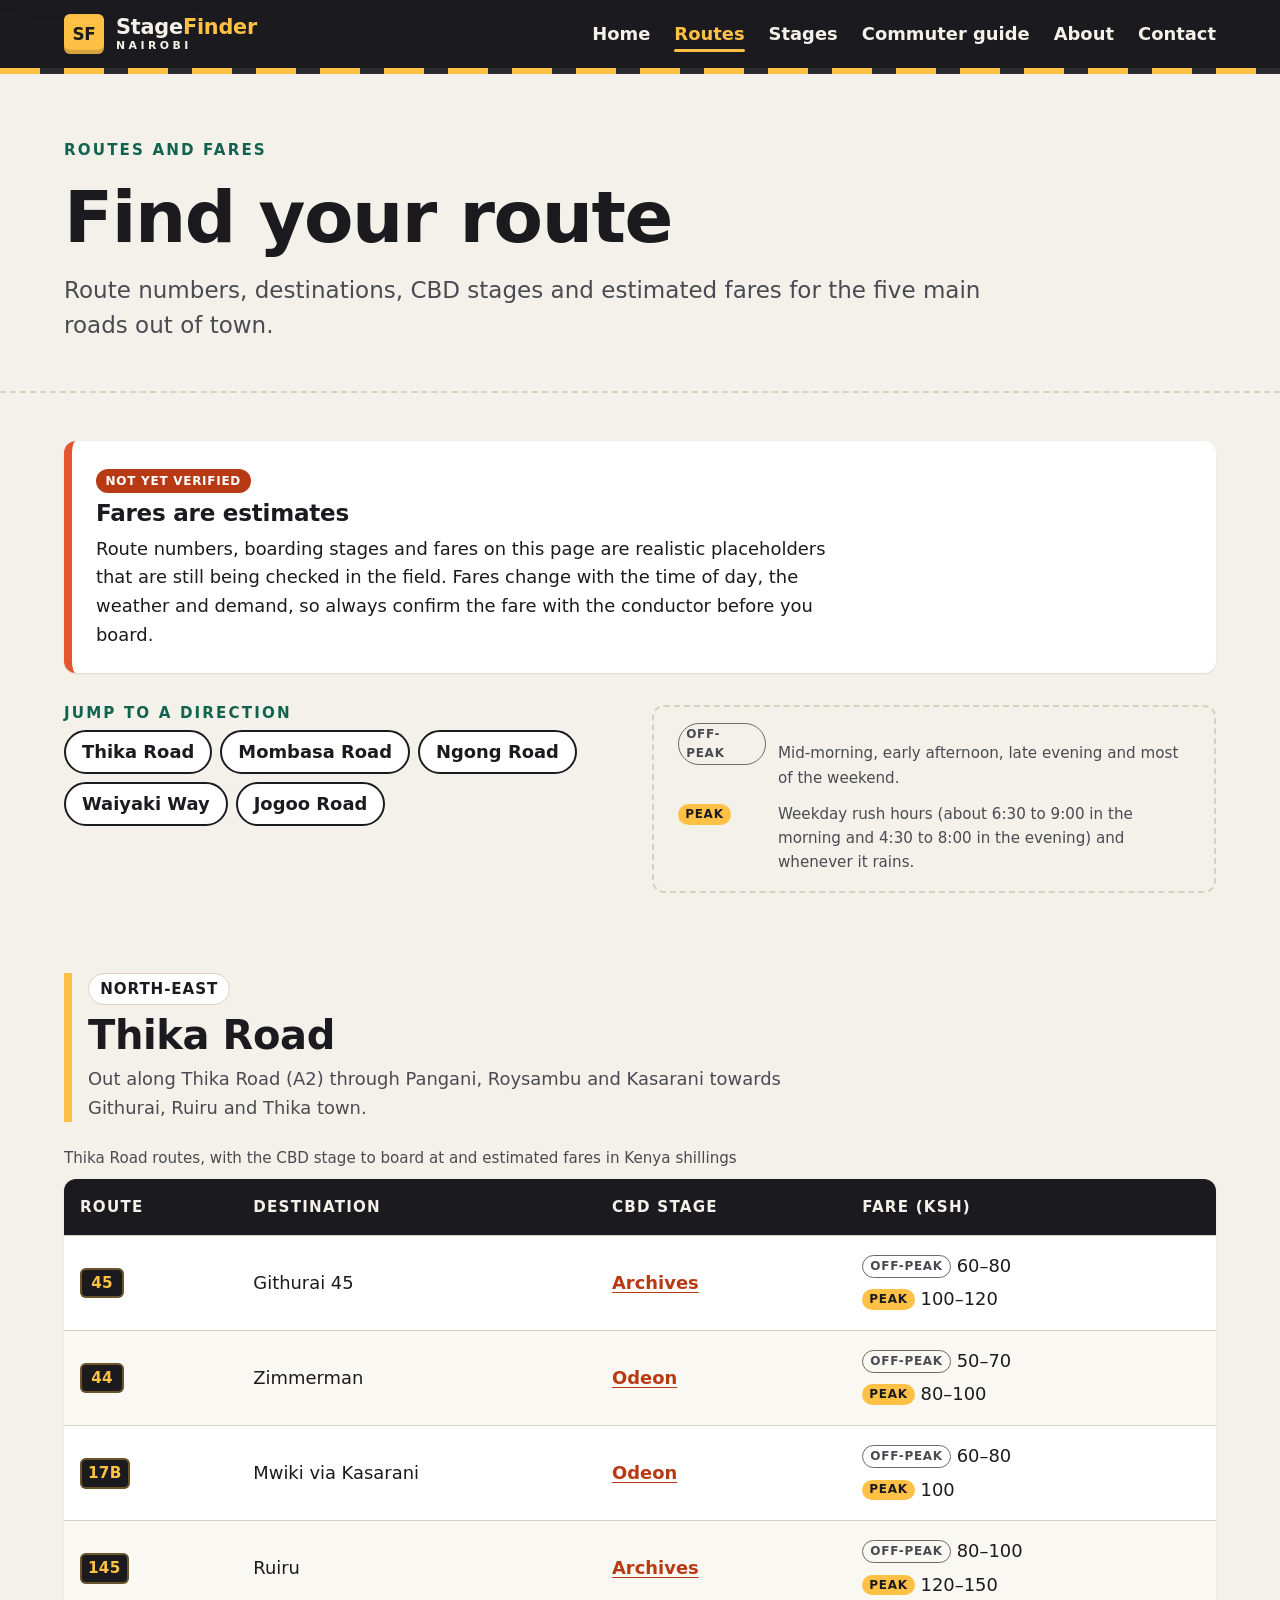
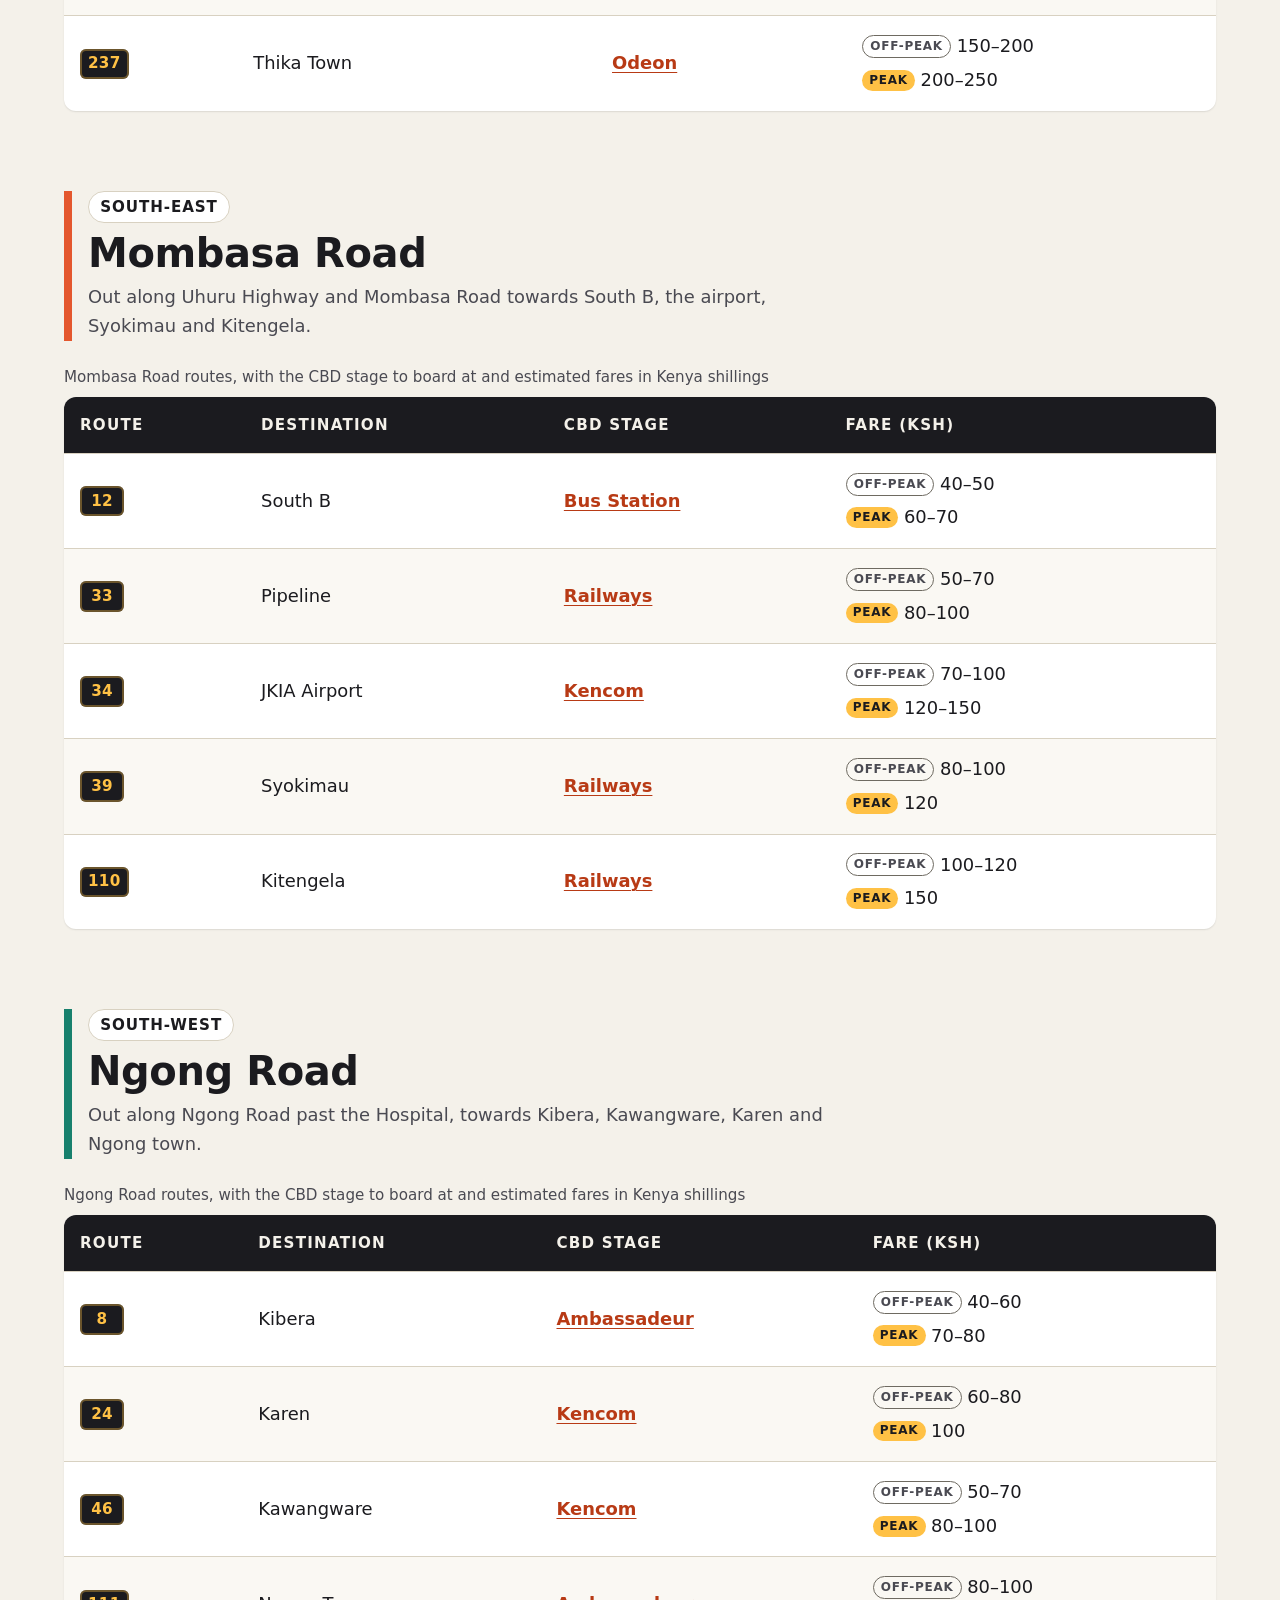
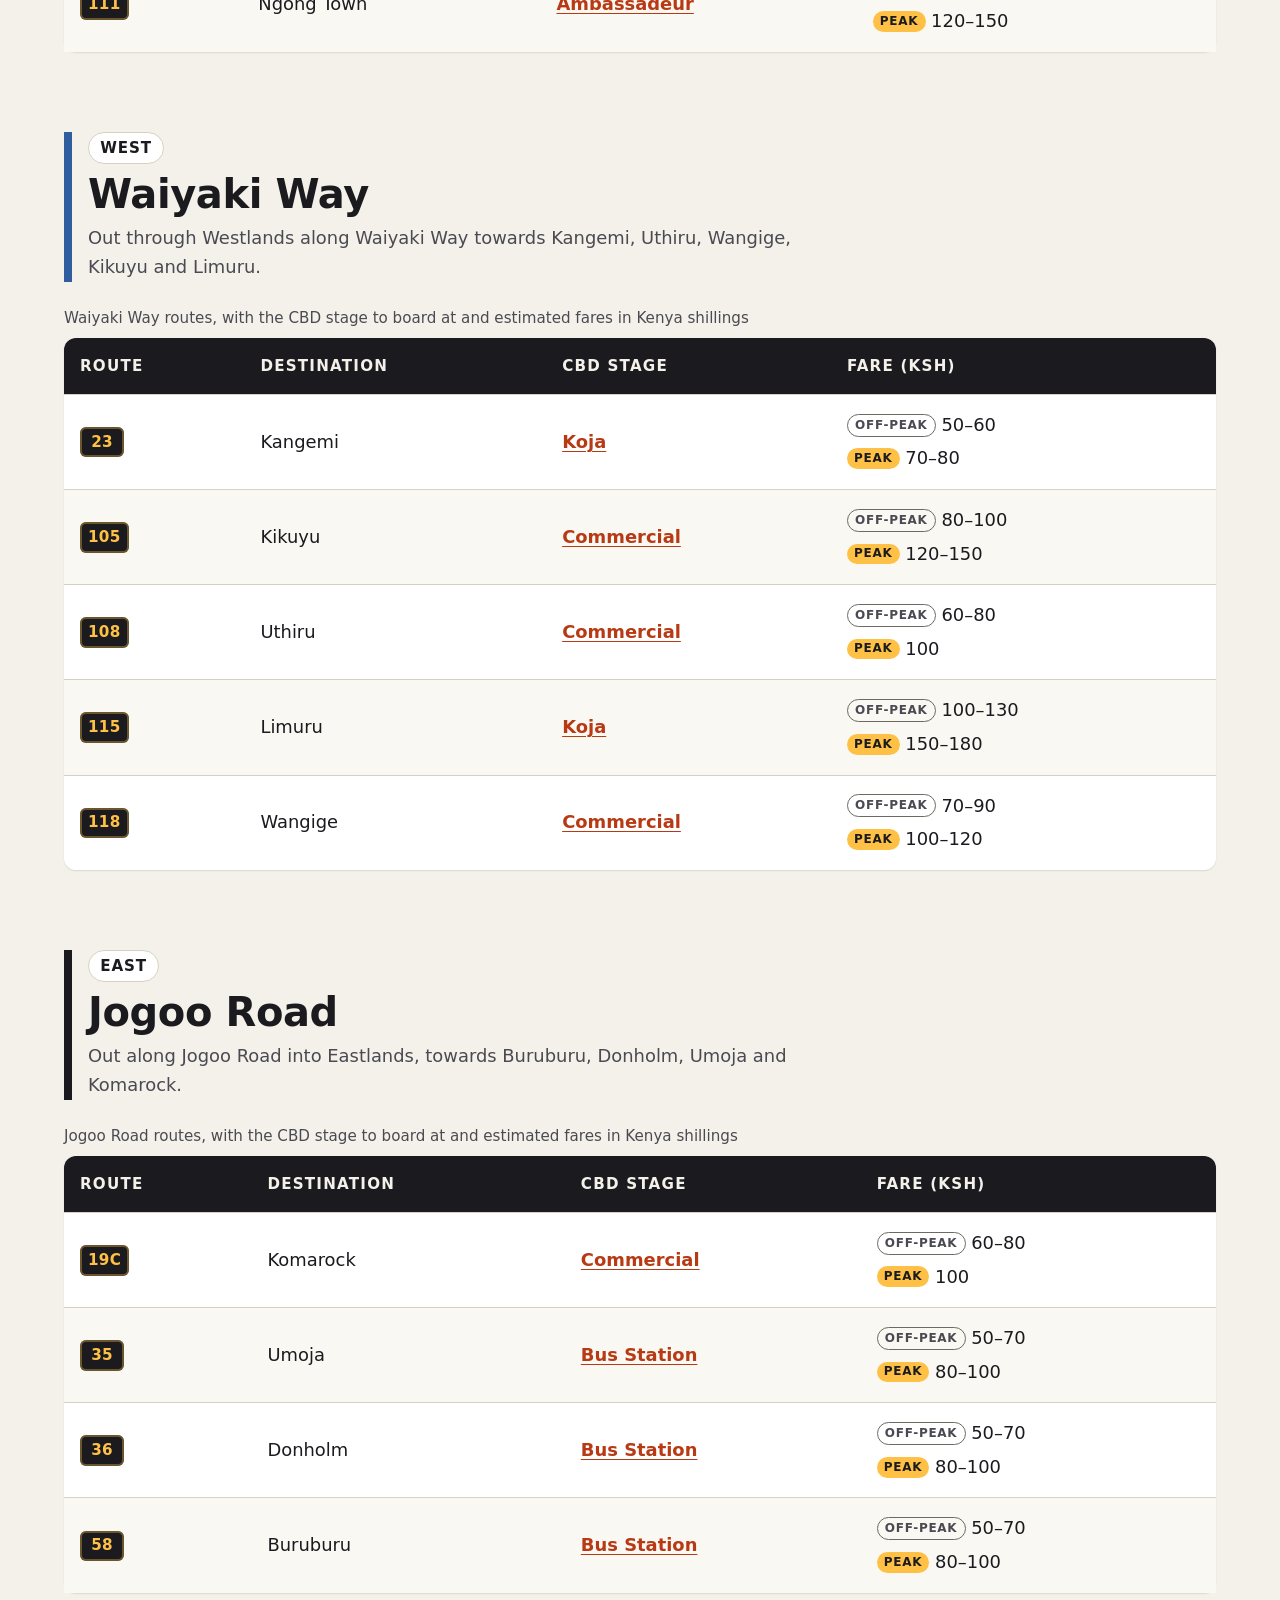
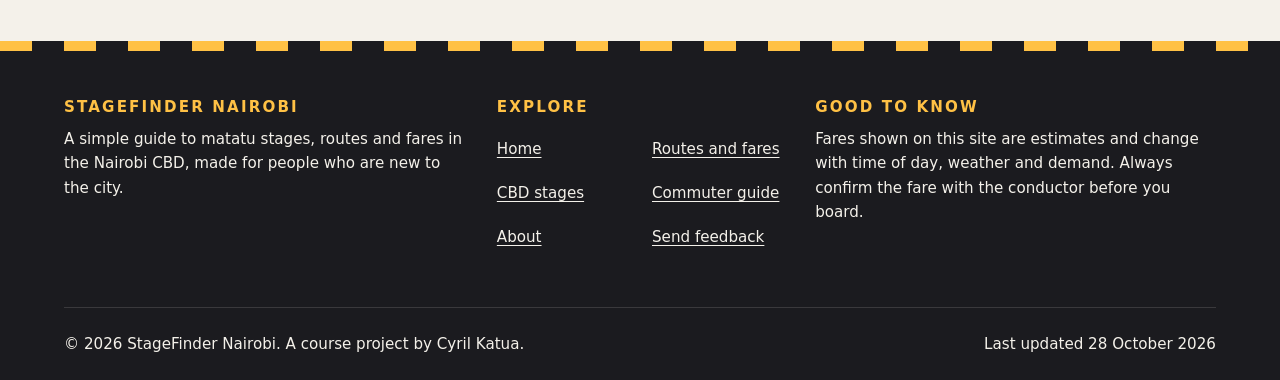
<file: routes.html>
<!DOCTYPE html>
<html lang="en">
<head>
  <meta charset="utf-8">
  <meta name="viewport" content="width=device-width, initial-scale=1">
  <title>Routes and fares | StageFinder Nairobi</title>
  <meta name="description" content="Matatu route numbers, destinations, CBD stages and estimated off-peak and peak fares, grouped by direction.">
  <meta name="theme-color" content="#1B1B1F">
  <link rel="icon" href="images/favicon.svg" type="image/svg+xml">
  <link rel="stylesheet" href="css/base.css">
  <link rel="stylesheet" href="css/layout.css">
  <link rel="stylesheet" href="css/components.css">
  <link rel="stylesheet" href="css/animations.css">
</head>
<body>
  <a class="skip-link" href="#main">Skip to content</a>

  <header class="site-header on-dark">
    <div class="site-header__inner container">
      <a class="wordmark" href="index.html">
        <span class="wordmark__badge" aria-hidden="true">SF</span>
        <span class="wordmark__text"><span class="wordmark__name">Stage<span>Finder</span></span> <small>Nairobi</small></span>
      </a>

      <input type="checkbox" id="nav-toggle" class="nav-toggle visually-hidden">
      <label for="nav-toggle" class="nav-toggle__label">
        <span class="nav-toggle__icon" aria-hidden="true"></span>
        Menu
      </label>

      <nav class="site-nav" aria-label="Main">
        <ul class="site-nav__list" role="list">
          <li><a href="index.html">Home</a></li>
          <li><a href="routes.html" aria-current="page">Routes</a></li>
          <li><a href="stages.html">Stages</a></li>
          <li><a href="guide.html">Commuter guide</a></li>
          <li><a href="about.html">About</a></li>
          <li><a href="contact.html">Contact</a></li>
        </ul>
      </nav>
    </div>
    <div class="road-stripe" aria-hidden="true"></div>
  </header>

  <main id="main" tabindex="-1">
    <header class="page-intro">
      <div class="container">
        <p class="eyebrow">Routes and fares</p>
        <h1>Find your route</h1>
        <p class="lead">Route numbers, destinations, CBD stages and estimated fares for the five main roads out of town.</p>
      </div>
    </header>
    <div class="section section--tight">
      <div class="container routes-layout">
        <aside class="notice" aria-labelledby="fare-disclaimer-title">
          <p><span class="unverified">Not yet verified</span></p>
          <h2 id="fare-disclaimer-title">Fares are estimates</h2>
          <p>Route numbers, boarding stages and fares on this page are realistic placeholders that are still being checked in the field. Fares change with the time of day, the weather and demand, so always confirm the fare with the conductor before you board.</p>
        </aside>

        <div class="routes-tools">
          <nav class="jump-nav" aria-label="Jump to a direction">
            <h2 class="jump-nav__title">Jump to a direction</h2>
            <ul role="list">
              <li><a href="#thika-road">Thika Road</a></li>
              <li><a href="#mombasa-road">Mombasa Road</a></li>
              <li><a href="#ngong-road">Ngong Road</a></li>
              <li><a href="#waiyaki-way">Waiyaki Way</a></li>
              <li><a href="#jogoo-road">Jogoo Road</a></li>
            </ul>
          </nav>

          <dl class="legend">
            <div>
              <dt><span class="offpeak-label">Off-peak</span></dt>
              <dd>Mid-morning, early afternoon, late evening and most of the weekend.</dd>
            </div>
            <div>
              <dt><span class="peak-label">Peak</span></dt>
              <dd>Weekday rush hours (about 6:30 to 9:00 in the morning and 4:30 to 8:00 in the evening) and whenever it rains.</dd>
            </div>
          </dl>
        </div>

      <section class="route-section reveal" id="thika-road" aria-labelledby="thika-road-title">
        <div class="route-section__header route-section__header--thika-road">
          <p class="direction-card__compass">North-east</p>
          <h2 id="thika-road-title">Thika Road</h2>
          <p>Out along Thika Road (A2) through Pangani, Roysambu and Kasarani towards Githurai, Ruiru and Thika town.</p>
        </div>
        <table class="route-table">
          <caption>Thika Road routes, with the CBD stage to board at and estimated fares in Kenya shillings</caption>
          <thead>
            <tr>
              <th scope="col">Route</th>
              <th scope="col">Destination</th>
              <th scope="col">CBD stage</th>
              <th scope="col">Fare (KSh)</th>
            </tr>
          </thead>
          <tbody>
            <tr>
              <th scope="row"><span class="route-badge">45</span></th>
              <td>Githurai 45</td>
              <!-- VERIFY -->
              <td><a href="stages.html#stage-archives">Archives</a></td>
              <!-- VERIFY -->
              <td class="fare"><span class="fare__row"><span class="offpeak-label">Off-peak</span> 60–80</span> <span class="fare__row"><span class="peak-label">Peak</span> 100–120</span></td>
            </tr>
            <tr>
              <th scope="row"><span class="route-badge">44</span></th>
              <td>Zimmerman</td>
              <!-- VERIFY -->
              <td><a href="stages.html#stage-odeon">Odeon</a></td>
              <!-- VERIFY -->
              <td class="fare"><span class="fare__row"><span class="offpeak-label">Off-peak</span> 50–70</span> <span class="fare__row"><span class="peak-label">Peak</span> 80–100</span></td>
            </tr>
            <tr>
              <th scope="row"><span class="route-badge">17B</span></th>
              <td>Mwiki via Kasarani</td>
              <!-- VERIFY -->
              <td><a href="stages.html#stage-odeon">Odeon</a></td>
              <!-- VERIFY -->
              <td class="fare"><span class="fare__row"><span class="offpeak-label">Off-peak</span> 60–80</span> <span class="fare__row"><span class="peak-label">Peak</span> 100</span></td>
            </tr>
            <tr>
              <th scope="row"><span class="route-badge">145</span></th>
              <td>Ruiru</td>
              <!-- VERIFY -->
              <td><a href="stages.html#stage-archives">Archives</a></td>
              <!-- VERIFY -->
              <td class="fare"><span class="fare__row"><span class="offpeak-label">Off-peak</span> 80–100</span> <span class="fare__row"><span class="peak-label">Peak</span> 120–150</span></td>
            </tr>
            <tr>
              <th scope="row"><span class="route-badge">237</span></th>
              <td>Thika Town</td>
              <!-- VERIFY -->
              <td><a href="stages.html#stage-odeon">Odeon</a></td>
              <!-- VERIFY -->
              <td class="fare"><span class="fare__row"><span class="offpeak-label">Off-peak</span> 150–200</span> <span class="fare__row"><span class="peak-label">Peak</span> 200–250</span></td>
            </tr>
          </tbody>
        </table>
      </section>

      <section class="route-section reveal" id="mombasa-road" aria-labelledby="mombasa-road-title">
        <div class="route-section__header route-section__header--mombasa-road">
          <p class="direction-card__compass">South-east</p>
          <h2 id="mombasa-road-title">Mombasa Road</h2>
          <p>Out along Uhuru Highway and Mombasa Road towards South B, the airport, Syokimau and Kitengela.</p>
        </div>
        <table class="route-table">
          <caption>Mombasa Road routes, with the CBD stage to board at and estimated fares in Kenya shillings</caption>
          <thead>
            <tr>
              <th scope="col">Route</th>
              <th scope="col">Destination</th>
              <th scope="col">CBD stage</th>
              <th scope="col">Fare (KSh)</th>
            </tr>
          </thead>
          <tbody>
            <tr>
              <th scope="row"><span class="route-badge">12</span></th>
              <td>South B</td>
              <!-- VERIFY -->
              <td><a href="stages.html#stage-bus-station">Bus Station</a></td>
              <!-- VERIFY -->
              <td class="fare"><span class="fare__row"><span class="offpeak-label">Off-peak</span> 40–50</span> <span class="fare__row"><span class="peak-label">Peak</span> 60–70</span></td>
            </tr>
            <tr>
              <th scope="row"><span class="route-badge">33</span></th>
              <td>Pipeline</td>
              <!-- VERIFY -->
              <td><a href="stages.html#stage-railways">Railways</a></td>
              <!-- VERIFY -->
              <td class="fare"><span class="fare__row"><span class="offpeak-label">Off-peak</span> 50–70</span> <span class="fare__row"><span class="peak-label">Peak</span> 80–100</span></td>
            </tr>
            <tr>
              <th scope="row"><span class="route-badge">34</span></th>
              <td>JKIA Airport</td>
              <!-- VERIFY -->
              <td><a href="stages.html#stage-kencom">Kencom</a></td>
              <!-- VERIFY -->
              <td class="fare"><span class="fare__row"><span class="offpeak-label">Off-peak</span> 70–100</span> <span class="fare__row"><span class="peak-label">Peak</span> 120–150</span></td>
            </tr>
            <tr>
              <th scope="row"><span class="route-badge">39</span></th>
              <td>Syokimau</td>
              <!-- VERIFY -->
              <td><a href="stages.html#stage-railways">Railways</a></td>
              <!-- VERIFY -->
              <td class="fare"><span class="fare__row"><span class="offpeak-label">Off-peak</span> 80–100</span> <span class="fare__row"><span class="peak-label">Peak</span> 120</span></td>
            </tr>
            <tr>
              <th scope="row"><span class="route-badge">110</span></th>
              <td>Kitengela</td>
              <!-- VERIFY -->
              <td><a href="stages.html#stage-railways">Railways</a></td>
              <!-- VERIFY -->
              <td class="fare"><span class="fare__row"><span class="offpeak-label">Off-peak</span> 100–120</span> <span class="fare__row"><span class="peak-label">Peak</span> 150</span></td>
            </tr>
          </tbody>
        </table>
      </section>

      <section class="route-section reveal" id="ngong-road" aria-labelledby="ngong-road-title">
        <div class="route-section__header route-section__header--ngong-road">
          <p class="direction-card__compass">South-west</p>
          <h2 id="ngong-road-title">Ngong Road</h2>
          <p>Out along Ngong Road past the Hospital, towards Kibera, Kawangware, Karen and Ngong town.</p>
        </div>
        <table class="route-table">
          <caption>Ngong Road routes, with the CBD stage to board at and estimated fares in Kenya shillings</caption>
          <thead>
            <tr>
              <th scope="col">Route</th>
              <th scope="col">Destination</th>
              <th scope="col">CBD stage</th>
              <th scope="col">Fare (KSh)</th>
            </tr>
          </thead>
          <tbody>
            <tr>
              <th scope="row"><span class="route-badge">8</span></th>
              <td>Kibera</td>
              <!-- VERIFY -->
              <td><a href="stages.html#stage-ambassadeur">Ambassa&shy;deur</a></td>
              <!-- VERIFY -->
              <td class="fare"><span class="fare__row"><span class="offpeak-label">Off-peak</span> 40–60</span> <span class="fare__row"><span class="peak-label">Peak</span> 70–80</span></td>
            </tr>
            <tr>
              <th scope="row"><span class="route-badge">24</span></th>
              <td>Karen</td>
              <!-- VERIFY -->
              <td><a href="stages.html#stage-kencom">Kencom</a></td>
              <!-- VERIFY -->
              <td class="fare"><span class="fare__row"><span class="offpeak-label">Off-peak</span> 60–80</span> <span class="fare__row"><span class="peak-label">Peak</span> 100</span></td>
            </tr>
            <tr>
              <th scope="row"><span class="route-badge">46</span></th>
              <td>Kawangware</td>
              <!-- VERIFY -->
              <td><a href="stages.html#stage-kencom">Kencom</a></td>
              <!-- VERIFY -->
              <td class="fare"><span class="fare__row"><span class="offpeak-label">Off-peak</span> 50–70</span> <span class="fare__row"><span class="peak-label">Peak</span> 80–100</span></td>
            </tr>
            <tr>
              <th scope="row"><span class="route-badge">111</span></th>
              <td>Ngong Town</td>
              <!-- VERIFY -->
              <td><a href="stages.html#stage-ambassadeur">Ambassa&shy;deur</a></td>
              <!-- VERIFY -->
              <td class="fare"><span class="fare__row"><span class="offpeak-label">Off-peak</span> 80–100</span> <span class="fare__row"><span class="peak-label">Peak</span> 120–150</span></td>
            </tr>
          </tbody>
        </table>
      </section>

      <section class="route-section reveal" id="waiyaki-way" aria-labelledby="waiyaki-way-title">
        <div class="route-section__header route-section__header--waiyaki-way">
          <p class="direction-card__compass">West</p>
          <h2 id="waiyaki-way-title">Waiyaki Way</h2>
          <p>Out through Westlands along Waiyaki Way towards Kangemi, Uthiru, Wangige, Kikuyu and Limuru.</p>
        </div>
        <table class="route-table">
          <caption>Waiyaki Way routes, with the CBD stage to board at and estimated fares in Kenya shillings</caption>
          <thead>
            <tr>
              <th scope="col">Route</th>
              <th scope="col">Destination</th>
              <th scope="col">CBD stage</th>
              <th scope="col">Fare (KSh)</th>
            </tr>
          </thead>
          <tbody>
            <tr>
              <th scope="row"><span class="route-badge">23</span></th>
              <td>Kangemi</td>
              <!-- VERIFY -->
              <td><a href="stages.html#stage-koja">Koja</a></td>
              <!-- VERIFY -->
              <td class="fare"><span class="fare__row"><span class="offpeak-label">Off-peak</span> 50–60</span> <span class="fare__row"><span class="peak-label">Peak</span> 70–80</span></td>
            </tr>
            <tr>
              <th scope="row"><span class="route-badge">105</span></th>
              <td>Kikuyu</td>
              <!-- VERIFY -->
              <td><a href="stages.html#stage-commercial">Commercial</a></td>
              <!-- VERIFY -->
              <td class="fare"><span class="fare__row"><span class="offpeak-label">Off-peak</span> 80–100</span> <span class="fare__row"><span class="peak-label">Peak</span> 120–150</span></td>
            </tr>
            <tr>
              <th scope="row"><span class="route-badge">108</span></th>
              <td>Uthiru</td>
              <!-- VERIFY -->
              <td><a href="stages.html#stage-commercial">Commercial</a></td>
              <!-- VERIFY -->
              <td class="fare"><span class="fare__row"><span class="offpeak-label">Off-peak</span> 60–80</span> <span class="fare__row"><span class="peak-label">Peak</span> 100</span></td>
            </tr>
            <tr>
              <th scope="row"><span class="route-badge">115</span></th>
              <td>Limuru</td>
              <!-- VERIFY -->
              <td><a href="stages.html#stage-koja">Koja</a></td>
              <!-- VERIFY -->
              <td class="fare"><span class="fare__row"><span class="offpeak-label">Off-peak</span> 100–130</span> <span class="fare__row"><span class="peak-label">Peak</span> 150–180</span></td>
            </tr>
            <tr>
              <th scope="row"><span class="route-badge">118</span></th>
              <td>Wangige</td>
              <!-- VERIFY -->
              <td><a href="stages.html#stage-commercial">Commercial</a></td>
              <!-- VERIFY -->
              <td class="fare"><span class="fare__row"><span class="offpeak-label">Off-peak</span> 70–90</span> <span class="fare__row"><span class="peak-label">Peak</span> 100–120</span></td>
            </tr>
          </tbody>
        </table>
      </section>

      <section class="route-section reveal" id="jogoo-road" aria-labelledby="jogoo-road-title">
        <div class="route-section__header route-section__header--jogoo-road">
          <p class="direction-card__compass">East</p>
          <h2 id="jogoo-road-title">Jogoo Road</h2>
          <p>Out along Jogoo Road into Eastlands, towards Buruburu, Donholm, Umoja and Komarock.</p>
        </div>
        <table class="route-table">
          <caption>Jogoo Road routes, with the CBD stage to board at and estimated fares in Kenya shillings</caption>
          <thead>
            <tr>
              <th scope="col">Route</th>
              <th scope="col">Destination</th>
              <th scope="col">CBD stage</th>
              <th scope="col">Fare (KSh)</th>
            </tr>
          </thead>
          <tbody>
            <tr>
              <th scope="row"><span class="route-badge">19C</span></th>
              <td>Komarock</td>
              <!-- VERIFY -->
              <td><a href="stages.html#stage-commercial">Commercial</a></td>
              <!-- VERIFY -->
              <td class="fare"><span class="fare__row"><span class="offpeak-label">Off-peak</span> 60–80</span> <span class="fare__row"><span class="peak-label">Peak</span> 100</span></td>
            </tr>
            <tr>
              <th scope="row"><span class="route-badge">35</span></th>
              <td>Umoja</td>
              <!-- VERIFY -->
              <td><a href="stages.html#stage-bus-station">Bus Station</a></td>
              <!-- VERIFY -->
              <td class="fare"><span class="fare__row"><span class="offpeak-label">Off-peak</span> 50–70</span> <span class="fare__row"><span class="peak-label">Peak</span> 80–100</span></td>
            </tr>
            <tr>
              <th scope="row"><span class="route-badge">36</span></th>
              <td>Donholm</td>
              <!-- VERIFY -->
              <td><a href="stages.html#stage-bus-station">Bus Station</a></td>
              <!-- VERIFY -->
              <td class="fare"><span class="fare__row"><span class="offpeak-label">Off-peak</span> 50–70</span> <span class="fare__row"><span class="peak-label">Peak</span> 80–100</span></td>
            </tr>
            <tr>
              <th scope="row"><span class="route-badge">58</span></th>
              <td>Buruburu</td>
              <!-- VERIFY -->
              <td><a href="stages.html#stage-bus-station">Bus Station</a></td>
              <!-- VERIFY -->
              <td class="fare"><span class="fare__row"><span class="offpeak-label">Off-peak</span> 50–70</span> <span class="fare__row"><span class="peak-label">Peak</span> 80–100</span></td>
            </tr>
          </tbody>
        </table>
      </section>
      </div>
    </div>
  </main>

  <footer class="site-footer on-dark">
    <div class="container">
      <div class="site-footer__grid">
        <div>
          <h2>StageFinder Nairobi</h2>
          <p>A simple guide to matatu stages, routes and fares in the Nairobi CBD, made for people who are new to the city.</p>
        </div>
        <nav aria-label="Footer">
          <h2>Explore</h2>
          <ul class="footer-links" role="list">
            <li><a href="index.html">Home</a></li>
            <li><a href="routes.html">Routes and fares</a></li>
            <li><a href="stages.html">CBD stages</a></li>
            <li><a href="guide.html">Commuter guide</a></li>
            <li><a href="about.html">About</a></li>
            <li><a href="contact.html">Send feedback</a></li>
          </ul>
        </nav>
        <div>
          <h2>Good to know</h2>
          <p>Fares shown on this site are estimates and change with time of day, weather and demand. Always confirm the fare with the conductor before you board.</p>
        </div>
      </div>
      <div class="site-footer__bottom">
        <p>&copy; 2026 StageFinder Nairobi. A course project by Cyril Katua.</p>
        <p>Last updated <time datetime="2026-10-28">28 October 2026</time></p>
      </div>
    </div>
  </footer>
</body>
</html>
</file>
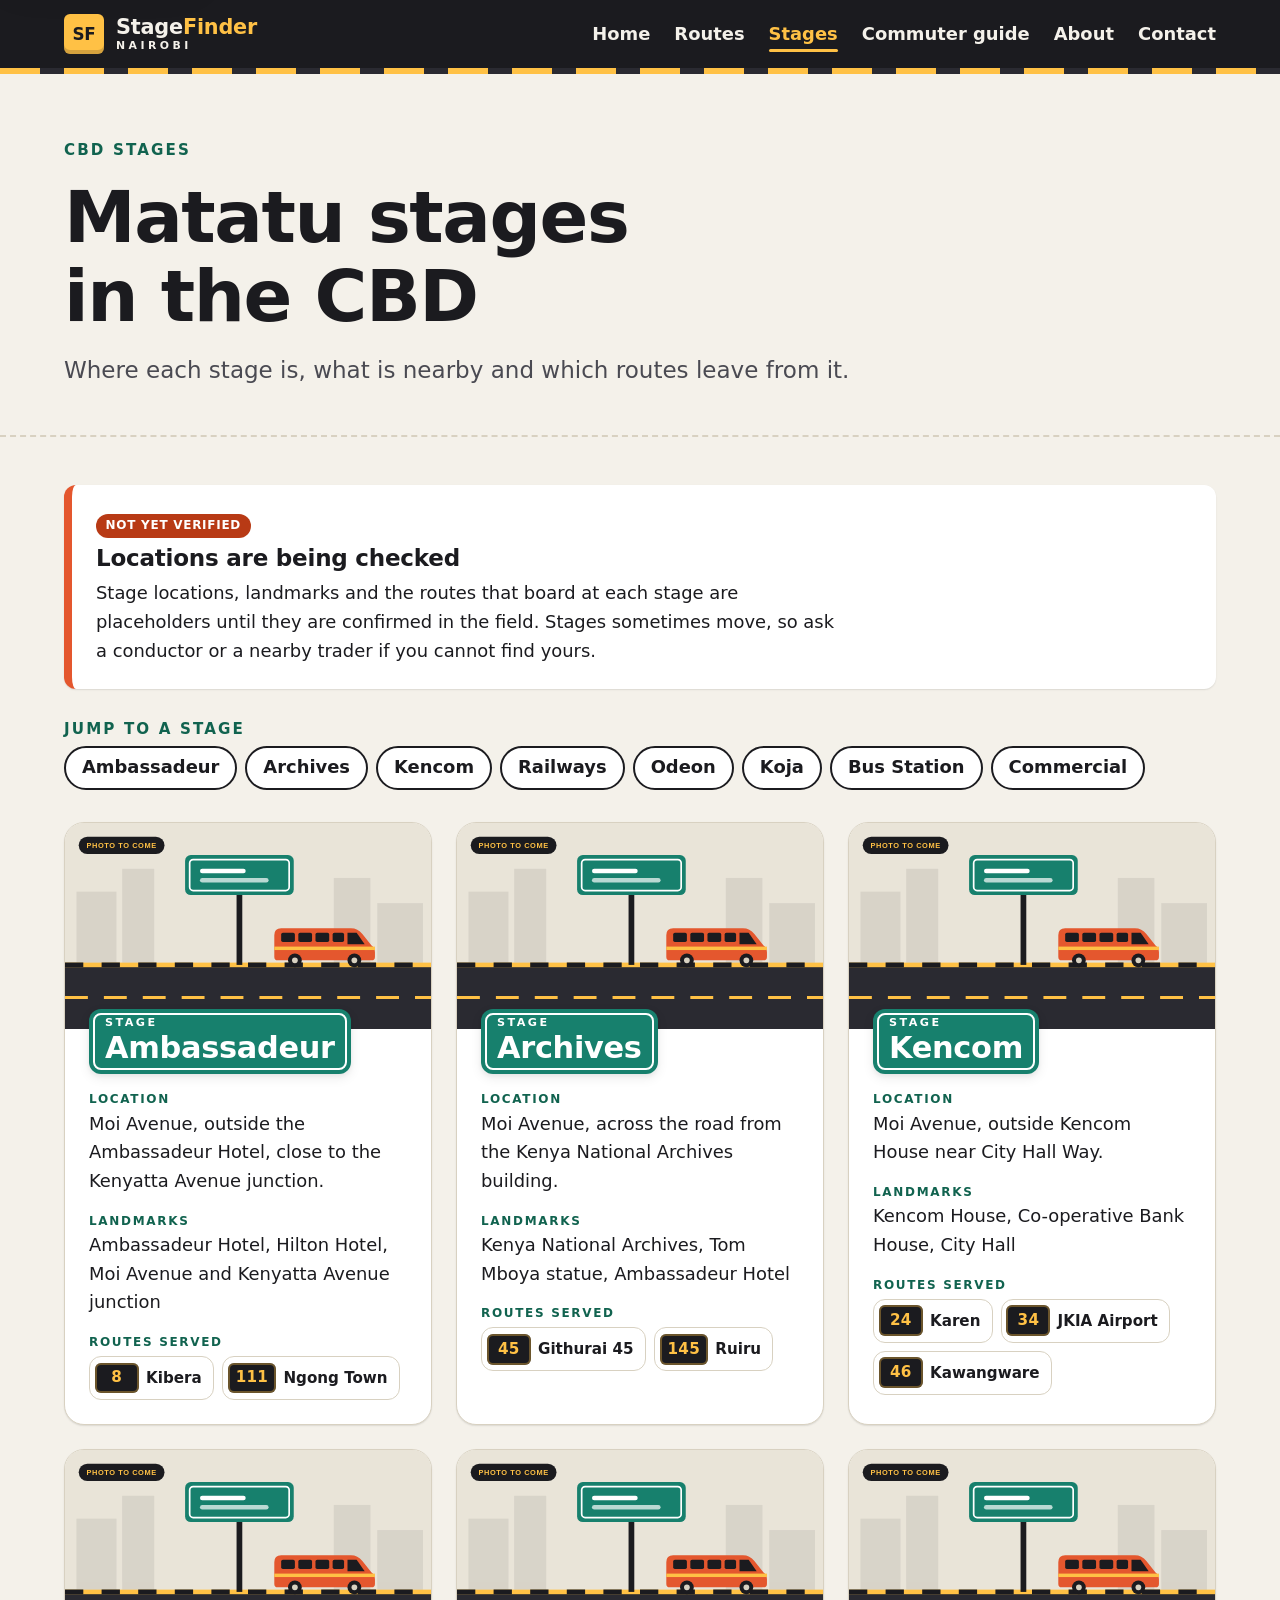
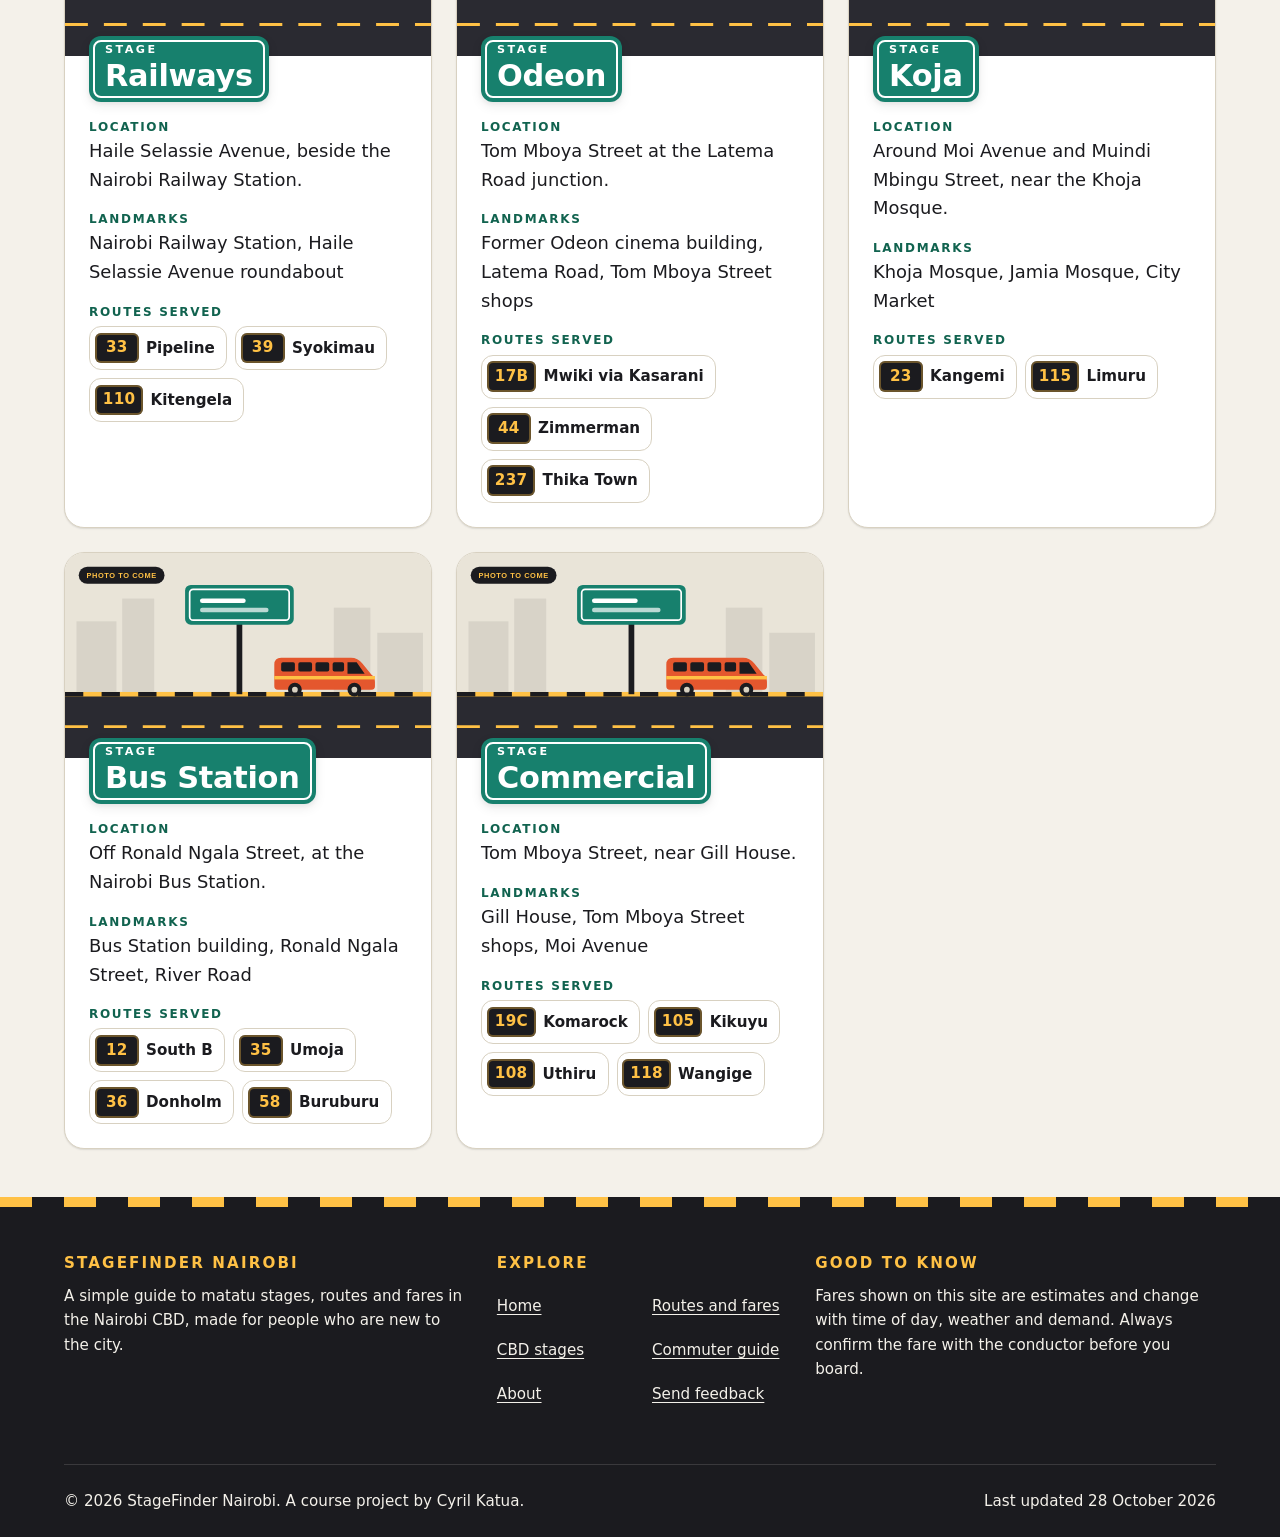
<file: stages.html>
<!DOCTYPE html>
<html lang="en">
<head>
  <meta charset="utf-8">
  <meta name="viewport" content="width=device-width, initial-scale=1">
  <title>CBD stages | StageFinder Nairobi</title>
  <meta name="description" content="Where to find the main matatu stages in the Nairobi CBD, with nearby landmarks and the routes each one serves.">
  <meta name="theme-color" content="#1B1B1F">
  <link rel="icon" href="images/favicon.svg" type="image/svg+xml">
  <link rel="stylesheet" href="css/base.css">
  <link rel="stylesheet" href="css/layout.css">
  <link rel="stylesheet" href="css/components.css">
  <link rel="stylesheet" href="css/animations.css">
</head>
<body>
  <a class="skip-link" href="#main">Skip to content</a>

  <header class="site-header on-dark">
    <div class="site-header__inner container">
      <a class="wordmark" href="index.html">
        <span class="wordmark__badge" aria-hidden="true">SF</span>
        <span class="wordmark__text"><span class="wordmark__name">Stage<span>Finder</span></span> <small>Nairobi</small></span>
      </a>

      <input type="checkbox" id="nav-toggle" class="nav-toggle visually-hidden">
      <label for="nav-toggle" class="nav-toggle__label">
        <span class="nav-toggle__icon" aria-hidden="true"></span>
        Menu
      </label>

      <nav class="site-nav" aria-label="Main">
        <ul class="site-nav__list" role="list">
          <li><a href="index.html">Home</a></li>
          <li><a href="routes.html">Routes</a></li>
          <li><a href="stages.html" aria-current="page">Stages</a></li>
          <li><a href="guide.html">Commuter guide</a></li>
          <li><a href="about.html">About</a></li>
          <li><a href="contact.html">Contact</a></li>
        </ul>
      </nav>
    </div>
    <div class="road-stripe" aria-hidden="true"></div>
  </header>

  <main id="main" tabindex="-1">
    <header class="page-intro">
      <div class="container">
        <p class="eyebrow">CBD stages</p>
        <h1>Matatu stages in the CBD</h1>
        <p class="lead">Where each stage is, what is nearby and which routes leave from it.</p>
      </div>
    </header>
    <div class="section section--tight">
      <div class="container stages-layout">
        <aside class="notice" aria-labelledby="stages-note-title">
          <p><span class="unverified">Not yet verified</span></p>
          <h2 id="stages-note-title">Locations are being checked</h2>
          <p>Stage locations, landmarks and the routes that board at each stage are placeholders until they are confirmed in the field. Stages sometimes move, so ask a conductor or a nearby trader if you cannot find yours.</p>
        </aside>

        <nav class="jump-nav" aria-label="Jump to a stage">
          <h2 class="jump-nav__title">Jump to a stage</h2>
          <ul role="list">
            <li><a href="#stage-ambassadeur">Ambassadeur</a></li>
            <li><a href="#stage-archives">Archives</a></li>
            <li><a href="#stage-kencom">Kencom</a></li>
            <li><a href="#stage-railways">Railways</a></li>
            <li><a href="#stage-odeon">Odeon</a></li>
            <li><a href="#stage-koja">Koja</a></li>
            <li><a href="#stage-bus-station">Bus Station</a></li>
            <li><a href="#stage-commercial">Commercial</a></li>
          </ul>
        </nav>

        <div class="grid grid--3 stage-grid">
          <article class="stage-card reveal" id="stage-ambassadeur" aria-labelledby="stage-ambassadeur-title">
            <p class="stage-card__arrived">Your stage</p>
            <img class="stage-card__img" src="images/stage-placeholder.svg" width="640" height="360" loading="lazy" alt="Placeholder illustration for Ambassadeur stage showing a stage signboard and a matatu. A real photo will be added after the field visit.">
            <div class="stage-card__body">
              <h2 class="stage-card__sign" id="stage-ambassadeur-title"><span class="stage-card__sign-label">Stage</span> Ambassadeur</h2>
              <dl class="stage-card__facts">
                <!-- VERIFY -->
                <div>
                  <dt>Location</dt>
                  <dd>Moi Avenue, outside the Ambassadeur Hotel, close to the Kenyatta Avenue junction.</dd>
                </div>
                <!-- VERIFY -->
                <div>
                  <dt>Landmarks</dt>
                  <dd>Ambassadeur Hotel, Hilton Hotel, Moi Avenue and Kenyatta Avenue junction</dd>
                </div>
                <!-- VERIFY -->
                <div>
                  <dt>Routes served</dt>
                  <dd>
                    <ul class="stage-card__routes" role="list">
                      <li><a href="routes.html#ngong-road"><span class="route-badge">8</span> Kibera</a></li>
                      <li><a href="routes.html#ngong-road"><span class="route-badge">111</span> Ngong Town</a></li>
                    </ul>
                  </dd>
                </div>
              </dl>
            </div>
          </article>
          <article class="stage-card reveal" id="stage-archives" aria-labelledby="stage-archives-title">
            <p class="stage-card__arrived">Your stage</p>
            <img class="stage-card__img" src="images/stage-placeholder.svg" width="640" height="360" loading="lazy" alt="Placeholder illustration for Archives stage showing a stage signboard and a matatu. A real photo will be added after the field visit.">
            <div class="stage-card__body">
              <h2 class="stage-card__sign" id="stage-archives-title"><span class="stage-card__sign-label">Stage</span> Archives</h2>
              <dl class="stage-card__facts">
                <!-- VERIFY -->
                <div>
                  <dt>Location</dt>
                  <dd>Moi Avenue, across the road from the Kenya National Archives building.</dd>
                </div>
                <!-- VERIFY -->
                <div>
                  <dt>Landmarks</dt>
                  <dd>Kenya National Archives, Tom Mboya statue, Ambassadeur Hotel</dd>
                </div>
                <!-- VERIFY -->
                <div>
                  <dt>Routes served</dt>
                  <dd>
                    <ul class="stage-card__routes" role="list">
                      <li><a href="routes.html#thika-road"><span class="route-badge">45</span> Githurai 45</a></li>
                      <li><a href="routes.html#thika-road"><span class="route-badge">145</span> Ruiru</a></li>
                    </ul>
                  </dd>
                </div>
              </dl>
            </div>
          </article>
          <article class="stage-card reveal" id="stage-kencom" aria-labelledby="stage-kencom-title">
            <p class="stage-card__arrived">Your stage</p>
            <img class="stage-card__img" src="images/stage-placeholder.svg" width="640" height="360" loading="lazy" alt="Placeholder illustration for Kencom stage showing a stage signboard and a matatu. A real photo will be added after the field visit.">
            <div class="stage-card__body">
              <h2 class="stage-card__sign" id="stage-kencom-title"><span class="stage-card__sign-label">Stage</span> Kencom</h2>
              <dl class="stage-card__facts">
                <!-- VERIFY -->
                <div>
                  <dt>Location</dt>
                  <dd>Moi Avenue, outside Kencom House near City Hall Way.</dd>
                </div>
                <!-- VERIFY -->
                <div>
                  <dt>Landmarks</dt>
                  <dd>Kencom House, Co-operative Bank House, City Hall</dd>
                </div>
                <!-- VERIFY -->
                <div>
                  <dt>Routes served</dt>
                  <dd>
                    <ul class="stage-card__routes" role="list">
                      <li><a href="routes.html#ngong-road"><span class="route-badge">24</span> Karen</a></li>
                      <li><a href="routes.html#mombasa-road"><span class="route-badge">34</span> JKIA Airport</a></li>
                      <li><a href="routes.html#ngong-road"><span class="route-badge">46</span> Kawangware</a></li>
                    </ul>
                  </dd>
                </div>
              </dl>
            </div>
          </article>
          <article class="stage-card reveal" id="stage-railways" aria-labelledby="stage-railways-title">
            <p class="stage-card__arrived">Your stage</p>
            <img class="stage-card__img" src="images/stage-placeholder.svg" width="640" height="360" loading="lazy" alt="Placeholder illustration for Railways stage showing a stage signboard and a matatu. A real photo will be added after the field visit.">
            <div class="stage-card__body">
              <h2 class="stage-card__sign" id="stage-railways-title"><span class="stage-card__sign-label">Stage</span> Railways</h2>
              <dl class="stage-card__facts">
                <!-- VERIFY -->
                <div>
                  <dt>Location</dt>
                  <dd>Haile Selassie Avenue, beside the Nairobi Railway Station.</dd>
                </div>
                <!-- VERIFY -->
                <div>
                  <dt>Landmarks</dt>
                  <dd>Nairobi Railway Station, Haile Selassie Avenue roundabout</dd>
                </div>
                <!-- VERIFY -->
                <div>
                  <dt>Routes served</dt>
                  <dd>
                    <ul class="stage-card__routes" role="list">
                      <li><a href="routes.html#mombasa-road"><span class="route-badge">33</span> Pipeline</a></li>
                      <li><a href="routes.html#mombasa-road"><span class="route-badge">39</span> Syokimau</a></li>
                      <li><a href="routes.html#mombasa-road"><span class="route-badge">110</span> Kitengela</a></li>
                    </ul>
                  </dd>
                </div>
              </dl>
            </div>
          </article>
          <article class="stage-card reveal" id="stage-odeon" aria-labelledby="stage-odeon-title">
            <p class="stage-card__arrived">Your stage</p>
            <img class="stage-card__img" src="images/stage-placeholder.svg" width="640" height="360" loading="lazy" alt="Placeholder illustration for Odeon stage showing a stage signboard and a matatu. A real photo will be added after the field visit.">
            <div class="stage-card__body">
              <h2 class="stage-card__sign" id="stage-odeon-title"><span class="stage-card__sign-label">Stage</span> Odeon</h2>
              <dl class="stage-card__facts">
                <!-- VERIFY -->
                <div>
                  <dt>Location</dt>
                  <dd>Tom Mboya Street at the Latema Road junction.</dd>
                </div>
                <!-- VERIFY -->
                <div>
                  <dt>Landmarks</dt>
                  <dd>Former Odeon cinema building, Latema Road, Tom Mboya Street shops</dd>
                </div>
                <!-- VERIFY -->
                <div>
                  <dt>Routes served</dt>
                  <dd>
                    <ul class="stage-card__routes" role="list">
                      <li><a href="routes.html#thika-road"><span class="route-badge">17B</span> Mwiki via Kasarani</a></li>
                      <li><a href="routes.html#thika-road"><span class="route-badge">44</span> Zimmerman</a></li>
                      <li><a href="routes.html#thika-road"><span class="route-badge">237</span> Thika Town</a></li>
                    </ul>
                  </dd>
                </div>
              </dl>
            </div>
          </article>
          <article class="stage-card reveal" id="stage-koja" aria-labelledby="stage-koja-title">
            <p class="stage-card__arrived">Your stage</p>
            <img class="stage-card__img" src="images/stage-placeholder.svg" width="640" height="360" loading="lazy" alt="Placeholder illustration for Koja stage showing a stage signboard and a matatu. A real photo will be added after the field visit.">
            <div class="stage-card__body">
              <h2 class="stage-card__sign" id="stage-koja-title"><span class="stage-card__sign-label">Stage</span> Koja</h2>
              <dl class="stage-card__facts">
                <!-- VERIFY -->
                <div>
                  <dt>Location</dt>
                  <dd>Around Moi Avenue and Muindi Mbingu Street, near the Khoja Mosque.</dd>
                </div>
                <!-- VERIFY -->
                <div>
                  <dt>Landmarks</dt>
                  <dd>Khoja Mosque, Jamia Mosque, City Market</dd>
                </div>
                <!-- VERIFY -->
                <div>
                  <dt>Routes served</dt>
                  <dd>
                    <ul class="stage-card__routes" role="list">
                      <li><a href="routes.html#waiyaki-way"><span class="route-badge">23</span> Kangemi</a></li>
                      <li><a href="routes.html#waiyaki-way"><span class="route-badge">115</span> Limuru</a></li>
                    </ul>
                  </dd>
                </div>
              </dl>
            </div>
          </article>
          <article class="stage-card reveal" id="stage-bus-station" aria-labelledby="stage-bus-station-title">
            <p class="stage-card__arrived">Your stage</p>
            <img class="stage-card__img" src="images/stage-placeholder.svg" width="640" height="360" loading="lazy" alt="Placeholder illustration for Bus Station stage showing a stage signboard and a matatu. A real photo will be added after the field visit.">
            <div class="stage-card__body">
              <h2 class="stage-card__sign" id="stage-bus-station-title"><span class="stage-card__sign-label">Stage</span> Bus Station</h2>
              <dl class="stage-card__facts">
                <!-- VERIFY -->
                <div>
                  <dt>Location</dt>
                  <dd>Off Ronald Ngala Street, at the Nairobi Bus Station.</dd>
                </div>
                <!-- VERIFY -->
                <div>
                  <dt>Landmarks</dt>
                  <dd>Bus Station building, Ronald Ngala Street, River Road</dd>
                </div>
                <!-- VERIFY -->
                <div>
                  <dt>Routes served</dt>
                  <dd>
                    <ul class="stage-card__routes" role="list">
                      <li><a href="routes.html#mombasa-road"><span class="route-badge">12</span> South B</a></li>
                      <li><a href="routes.html#jogoo-road"><span class="route-badge">35</span> Umoja</a></li>
                      <li><a href="routes.html#jogoo-road"><span class="route-badge">36</span> Donholm</a></li>
                      <li><a href="routes.html#jogoo-road"><span class="route-badge">58</span> Buruburu</a></li>
                    </ul>
                  </dd>
                </div>
              </dl>
            </div>
          </article>
          <article class="stage-card reveal" id="stage-commercial" aria-labelledby="stage-commercial-title">
            <p class="stage-card__arrived">Your stage</p>
            <img class="stage-card__img" src="images/stage-placeholder.svg" width="640" height="360" loading="lazy" alt="Placeholder illustration for Commercial stage showing a stage signboard and a matatu. A real photo will be added after the field visit.">
            <div class="stage-card__body">
              <h2 class="stage-card__sign" id="stage-commercial-title"><span class="stage-card__sign-label">Stage</span> Commercial</h2>
              <dl class="stage-card__facts">
                <!-- VERIFY -->
                <div>
                  <dt>Location</dt>
                  <dd>Tom Mboya Street, near Gill House.</dd>
                </div>
                <!-- VERIFY -->
                <div>
                  <dt>Landmarks</dt>
                  <dd>Gill House, Tom Mboya Street shops, Moi Avenue</dd>
                </div>
                <!-- VERIFY -->
                <div>
                  <dt>Routes served</dt>
                  <dd>
                    <ul class="stage-card__routes" role="list">
                      <li><a href="routes.html#jogoo-road"><span class="route-badge">19C</span> Komarock</a></li>
                      <li><a href="routes.html#waiyaki-way"><span class="route-badge">105</span> Kikuyu</a></li>
                      <li><a href="routes.html#waiyaki-way"><span class="route-badge">108</span> Uthiru</a></li>
                      <li><a href="routes.html#waiyaki-way"><span class="route-badge">118</span> Wangige</a></li>
                    </ul>
                  </dd>
                </div>
              </dl>
            </div>
          </article>
        </div>
      </div>
    </div>
  </main>

  <footer class="site-footer on-dark">
    <div class="container">
      <div class="site-footer__grid">
        <div>
          <h2>StageFinder Nairobi</h2>
          <p>A simple guide to matatu stages, routes and fares in the Nairobi CBD, made for people who are new to the city.</p>
        </div>
        <nav aria-label="Footer">
          <h2>Explore</h2>
          <ul class="footer-links" role="list">
            <li><a href="index.html">Home</a></li>
            <li><a href="routes.html">Routes and fares</a></li>
            <li><a href="stages.html">CBD stages</a></li>
            <li><a href="guide.html">Commuter guide</a></li>
            <li><a href="about.html">About</a></li>
            <li><a href="contact.html">Send feedback</a></li>
          </ul>
        </nav>
        <div>
          <h2>Good to know</h2>
          <p>Fares shown on this site are estimates and change with time of day, weather and demand. Always confirm the fare with the conductor before you board.</p>
        </div>
      </div>
      <div class="site-footer__bottom">
        <p>&copy; 2026 StageFinder Nairobi. A course project by Cyril Katua.</p>
        <p>Last updated <time datetime="2026-10-28">28 October 2026</time></p>
      </div>
    </div>
  </footer>
</body>
</html>
</file>
<file: css/base.css>
/* ==========================================================================
   StageFinder Nairobi: base.css
   Reset, design tokens, typography and focus styles.
   ========================================================================== */

/* --------------------------------------------------------------------------
   1. Design tokens
   -------------------------------------------------------------------------- */
:root {
  /* Brand colours */
  --color-ink: #1B1B1F;
  --color-road: #F4F1EA;
  --color-route: #E4572E;
  --color-stage: #17806D;
  --color-signal: #FFC145;

  /* Supporting colours. Each text/background pair is noted with its
     contrast ratio so the 4.5:1 rule can be checked at a glance. */
  --color-paper: #FFFFFF;        /* card surface */
  --color-asphalt: #2A2A31;      /* dark panels, road art */
  --color-ink-soft: #4A4A52;     /* secondary text: 7.8:1 on road */
  --color-route-ink: #B83A15;    /* route colour for text: 5.1:1 on road */
  --color-stage-ink: #11634F;    /* stage colour for text: 6.4:1 on road */
  --color-sky: #2F5D9E;          /* fifth direction accent: 6.6:1 with white */
  --color-line: #D8D1C1;         /* decorative dividers only, never text */
  --color-line-strong: #6E6A61;  /* form borders: 5.4:1 on paper */

  /* Pairs: ink on road 15.2:1 | ink on signal 10.6:1 | ink on route 4.7:1
     white on stage 4.8:1 | road on ink 15.2:1 | signal on ink 10.6:1 */

  /* Focus ring (swapped to signal on dark surfaces) */
  --focus-ring: var(--color-ink);

  /* Spacing scale */
  --space-3xs: 0.25rem;
  --space-2xs: 0.5rem;
  --space-xs: 0.75rem;
  --space-s: 1rem;
  --space-m: 1.5rem;
  --space-l: 2rem;
  --space-xl: 3rem;
  --space-2xl: 4rem;
  --space-3xl: 6rem;
  --space-section: clamp(3rem, 2rem + 4vw, 6rem);
  --gutter: clamp(1rem, 0.6rem + 2vw, 2rem);

  /* Radii */
  --radius-s: 0.375rem;
  --radius-m: 0.75rem;
  --radius-l: 1.25rem;
  --radius-pill: 999px;

  /* Shadows */
  --shadow-s: 0 1px 2px rgb(27 27 31 / 0.08), 0 1px 1px rgb(27 27 31 / 0.04);
  --shadow-m: 0 4px 12px rgb(27 27 31 / 0.08), 0 2px 4px rgb(27 27 31 / 0.06);
  --shadow-l: 0 18px 40px rgb(27 27 31 / 0.14), 0 6px 12px rgb(27 27 31 / 0.08);

  /* Fluid type scale (ratio about 1.2 on small screens, 1.33 on large) */
  --step--1: clamp(0.875rem, 0.85rem + 0.12vw, 0.95rem);
  --step-0: clamp(1rem, 0.96rem + 0.2vw, 1.125rem);
  --step-1: clamp(1.2rem, 1.12rem + 0.4vw, 1.45rem);
  --step-2: clamp(1.44rem, 1.28rem + 0.8vw, 1.9rem);
  --step-3: clamp(1.73rem, 1.45rem + 1.4vw, 2.5rem);
  --step-4: clamp(2.07rem, 1.6rem + 2.35vw, 3.35rem);
  --step-5: clamp(2.3rem, 1.5rem + 4vw, 4.5rem);

  /* Font stacks: system fonts only, nothing is downloaded */
  --font-body: system-ui, -apple-system, "Segoe UI", Roboto, "Helvetica Neue", Arial, "Noto Sans", sans-serif;
  --font-display: Bahnschrift, "DIN Alternate", "Roboto Condensed", "Arial Narrow", "Segoe UI", system-ui, sans-serif;
  --font-mono: ui-monospace, "Cascadia Mono", "Roboto Mono", Menlo, Consolas, monospace;

  /* Layout */
  --container: 72rem;
  --measure: 65ch;

  /* Motion */
  --ease-out: cubic-bezier(0.22, 1, 0.36, 1);
  --ease-in-out: cubic-bezier(0.65, 0, 0.35, 1);
  --dur-fast: 160ms;
  --dur-base: 280ms;
  --dur-slow: 600ms;
}

/* --------------------------------------------------------------------------
   2. Reset
   -------------------------------------------------------------------------- */
*,
*::before,
*::after {
  box-sizing: border-box;
}

* {
  margin: 0;
}

html {
  color-scheme: light;
}

body {
  min-height: 100vh;
  line-height: 1.6;
}

img,
picture,
svg {
  display: block;
  max-width: 100%;
}

img {
  height: auto;
}

input,
button,
textarea,
select {
  font: inherit;
  color: inherit;
}

button {
  cursor: pointer;
}

textarea {
  resize: vertical;
}

table {
  border-collapse: collapse;
}

:where(ul[class], ol[class]) {
  list-style: none;
  padding: 0;
}

p,
h1,
h2,
h3,
h4,
li,
dd,
figcaption {
  overflow-wrap: break-word;
}

[hidden] {
  display: none !important;
}

/* --------------------------------------------------------------------------
   3. Typography
   -------------------------------------------------------------------------- */
body {
  font-family: var(--font-body);
  font-size: var(--step-0);
  color: var(--color-ink);
  background-color: var(--color-road);
}

h1,
h2,
h3,
h4 {
  font-family: var(--font-display);
  font-weight: 700;
  line-height: 1.1;
  letter-spacing: -0.01em;
  text-wrap: balance;
}

h1 {
  font-size: var(--step-5);
  letter-spacing: -0.02em;
}

h2 {
  font-size: var(--step-3);
}

h3 {
  font-size: var(--step-1);
}

h4 {
  font-size: var(--step-0);
}

p,
li,
dd {
  max-width: var(--measure);
}

small {
  font-size: var(--step--1);
}

strong,
b {
  font-weight: 700;
}

code,
kbd {
  font-family: var(--font-mono);
  font-size: 0.9em;
}

abbr[title] {
  text-decoration: underline dotted;
  cursor: help;
}

a {
  color: var(--color-route-ink);
  text-decoration-thickness: 0.08em;
  text-underline-offset: 0.18em;
}

a:hover {
  text-decoration-thickness: 0.16em;
}

hr {
  border: 0;
  border-top: 2px dashed var(--color-line);
  margin-block: var(--space-l);
}

::selection {
  background-color: var(--color-signal);
  color: var(--color-ink);
}

/* Small uppercase label used above headings, like a stage signboard */
.eyebrow {
  font-family: var(--font-display);
  font-size: var(--step--1);
  font-weight: 700;
  letter-spacing: 0.14em;
  text-transform: uppercase;
  color: var(--color-stage-ink);
}

.lead {
  font-size: var(--step-1);
  line-height: 1.5;
  color: var(--color-ink-soft);
}

/* Vertical rhythm for long-form content */
.flow > * + * {
  margin-block-start: var(--flow-space, 1em);
}

/* --------------------------------------------------------------------------
   4. Focus styles
   -------------------------------------------------------------------------- */
:focus-visible {
  outline: 3px solid var(--focus-ring);
  outline-offset: 3px;
  border-radius: var(--radius-s);
}

:focus:not(:focus-visible) {
  outline: none;
}

/* Dark surfaces switch the focus ring to signal yellow (10.6:1 on ink) */
.on-dark {
  --focus-ring: var(--color-signal);
}

/* --------------------------------------------------------------------------
   5. Utilities
   -------------------------------------------------------------------------- */
.visually-hidden {
  position: absolute !important;
  width: 1px;
  height: 1px;
  padding: 0;
  margin: -1px;
  overflow: hidden;
  clip: rect(0, 0, 0, 0);
  clip-path: inset(50%);
  white-space: nowrap;
  border: 0;
}
</file>
<file: css/layout.css>
/* ==========================================================================
   StageFinder Nairobi: layout.css
   Skip link, header, navigation (with no-JS mobile menu), page structure,
   grids and footer. Mobile first: 1 column, 2 at 40em, 3 at 64em.
   ========================================================================== */

/* --------------------------------------------------------------------------
   1. Containers and sections
   -------------------------------------------------------------------------- */
.container {
  width: 100%;
  max-width: calc(var(--container) + 2 * var(--gutter));
  margin-inline: auto;
  padding-inline: var(--gutter);
}

.section {
  padding-block: var(--space-section);
}

.section--tight {
  padding-block: var(--space-xl);
}

.section--paper {
  background-color: var(--color-paper);
}

.section__header {
  display: grid;
  gap: var(--space-2xs);
  margin-block-end: var(--space-l);
}

.section__header > p {
  color: var(--color-ink-soft);
}

main {
  display: block;
}

main:focus {
  outline: none;
}

/* Card grids: 1 column, 2 at 40em, 3 at 64em */
.grid {
  display: grid;
  gap: var(--space-m);
  grid-template-columns: 1fr;
}

@media (min-width: 40em) {
  .grid {
    grid-template-columns: repeat(2, 1fr);
  }
}

@media (min-width: 64em) {
  .grid--3 {
    grid-template-columns: repeat(3, 1fr);
  }
}

/* Two-column prose layout with a sidebar on wide screens */
.split {
  display: grid;
  gap: var(--space-xl);
}

@media (min-width: 64em) {
  .split {
    grid-template-columns: minmax(0, 2fr) minmax(0, 1fr);
    align-items: start;
  }
}

/* --------------------------------------------------------------------------
   2. Skip link
   -------------------------------------------------------------------------- */
.skip-link {
  position: absolute;
  top: var(--space-2xs);
  left: var(--space-2xs);
  z-index: 100;
  display: inline-flex;
  align-items: center;
  min-height: 44px;
  padding: var(--space-2xs) var(--space-s);
  border-radius: var(--radius-m);
  background-color: var(--color-signal);
  color: var(--color-ink);
  font-weight: 700;
  text-decoration: none;
  box-shadow: var(--shadow-l);
  transform: translateY(-200%);
}

.skip-link:focus,
.skip-link:focus-visible {
  transform: translateY(0);
}

/* --------------------------------------------------------------------------
   3. Site header
   -------------------------------------------------------------------------- */
.site-header {
  position: relative;
  z-index: 50;
  background-color: var(--color-ink);
  color: var(--color-road);
}

.site-header__inner {
  display: flex;
  flex-wrap: wrap;
  align-items: center;
  justify-content: space-between;
  gap: var(--space-s);
  min-height: 4.25rem;
}

/* Painted lane line under the header */
.road-stripe {
  height: 0.375rem;
  background-image: repeating-linear-gradient(
    90deg,
    var(--color-signal) 0 2.5rem,
    transparent 2.5rem 4rem
  );
  background-color: var(--color-asphalt);
}

/* Wordmark */
.wordmark {
  display: inline-flex;
  align-items: center;
  gap: var(--space-xs);
  min-height: 44px;
  color: var(--color-road);
  text-decoration: none;
}

.wordmark__badge {
  display: grid;
  place-items: center;
  width: 2.5rem;
  height: 2.5rem;
  border-radius: var(--radius-s);
  background-color: var(--color-signal);
  color: var(--color-ink);
  font-family: var(--font-display);
  font-weight: 800;
  font-size: 1.05rem;
  letter-spacing: -0.02em;
  box-shadow: inset 0 -4px 0 rgb(27 27 31 / 0.18);
}

.wordmark__text {
  display: grid;
  line-height: 1;
  font-family: var(--font-display);
  font-weight: 800;
  font-size: 1.3rem;
  letter-spacing: -0.01em;
}

.wordmark__name span {
  color: var(--color-signal);
}

.wordmark__text small {
  margin-top: 0.2rem;
  font-size: 0.68rem;
  font-weight: 700;
  letter-spacing: 0.32em;
  text-transform: uppercase;
  color: var(--color-road);
}

/* --------------------------------------------------------------------------
   4. Navigation and the no-JS mobile menu
   The checkbox stays in the tab order (visually hidden, not display:none)
   so keyboard users can open the menu with Space.
   -------------------------------------------------------------------------- */
.nav-toggle__label {
  display: inline-flex;
  align-items: center;
  gap: var(--space-2xs);
  min-width: 44px;
  min-height: 44px;
  padding: var(--space-2xs) var(--space-s);
  border: 2px solid var(--color-road);
  border-radius: var(--radius-pill);
  font-family: var(--font-display);
  font-weight: 700;
  letter-spacing: 0.06em;
  text-transform: uppercase;
  font-size: var(--step--1);
  cursor: pointer;
  user-select: none;
}

.nav-toggle__label:hover {
  border-color: var(--color-signal);
}

.nav-toggle:focus-visible + .nav-toggle__label {
  outline: 3px solid var(--color-signal);
  outline-offset: 3px;
}

/* Hamburger icon drawn with one span and two pseudo-elements */
.nav-toggle__icon,
.nav-toggle__icon::before,
.nav-toggle__icon::after {
  display: block;
  width: 1.125rem;
  height: 2px;
  border-radius: 2px;
  background-color: currentColor;
}

.nav-toggle__icon {
  position: relative;
}

.nav-toggle__icon::before,
.nav-toggle__icon::after {
  content: "";
  position: absolute;
  left: 0;
}

.nav-toggle__icon::before {
  transform: translateY(-6px);
}

.nav-toggle__icon::after {
  transform: translateY(6px);
}

/* Open state: the icon becomes a cross */
.nav-toggle:checked + .nav-toggle__label .nav-toggle__icon {
  background-color: transparent;
}

.nav-toggle:checked + .nav-toggle__label .nav-toggle__icon::before {
  background-color: var(--color-road);
  transform: rotate(45deg);
}

.nav-toggle:checked + .nav-toggle__label .nav-toggle__icon::after {
  background-color: var(--color-road);
  transform: rotate(-45deg);
}

.nav-toggle:checked + .nav-toggle__label {
  background-color: var(--color-road);
  color: var(--color-ink);
}

.nav-toggle:checked + .nav-toggle__label .nav-toggle__icon::before,
.nav-toggle:checked + .nav-toggle__label .nav-toggle__icon::after {
  background-color: var(--color-ink);
}

/* Small screens: the menu is a panel that drops down under the header */
.site-nav {
  position: absolute;
  top: 100%;
  left: 0;
  right: 0;
  background-color: var(--color-ink);
  border-top: 1px solid rgb(244 241 234 / 0.12);
  border-bottom: 3px solid var(--color-signal);
  box-shadow: var(--shadow-l);
  visibility: hidden;
  opacity: 0;
  transform: translateY(-0.75rem);
}

.nav-toggle:checked ~ .site-nav {
  visibility: visible;
  opacity: 1;
  transform: translateY(0);
}

.site-nav__list {
  display: grid;
  width: 100%;
  max-width: calc(var(--container) + 2 * var(--gutter));
  margin-inline: auto;
  padding-inline: var(--gutter);
  padding-block: var(--space-xs) var(--space-m);
}

.site-nav__list li {
  border-bottom: 1px solid rgb(244 241 234 / 0.1);
}

.site-nav__list li:last-child {
  border-bottom: 0;
}

.site-nav a {
  position: relative;
  display: flex;
  align-items: center;
  min-height: 48px;
  padding-block: var(--space-2xs);
  color: var(--color-road);
  font-family: var(--font-display);
  font-weight: 600;
  font-size: var(--step-1);
  text-decoration: none;
}

/* Animated underline: scaled from 0 to 1 (see animations.css) */
.site-nav a::after {
  content: "";
  position: absolute;
  left: 0;
  width: 2.5rem;
  bottom: 0.5rem;
  height: 3px;
  border-radius: 3px;
  background-color: var(--color-signal);
  transform: scaleX(0);
  transform-origin: left center;
}

.site-nav a:hover::after,
.site-nav a:focus-visible::after,
.site-nav a[aria-current="page"]::after {
  transform: scaleX(1);
}

.site-nav a[aria-current="page"] {
  color: var(--color-signal);
}

/* Wide screens: inline navigation, toggle removed */
@media (min-width: 48em) {
  .nav-toggle,
  .nav-toggle__label {
    display: none;
  }

  .site-nav {
    position: static;
    background: none;
    border: 0;
    box-shadow: none;
    visibility: visible;
    opacity: 1;
    transform: none;
  }

  .site-nav__list {
    display: flex;
    gap: var(--space-m);
    width: auto;
    padding: 0;
  }

  .site-nav__list li {
    border: 0;
  }

  .site-nav a {
    min-height: 44px;
    font-size: var(--step-0);
  }

  .site-nav a::after {
    bottom: 0.25rem;
    right: 0;
    width: auto;
  }
}

/* --------------------------------------------------------------------------
   5. Inner page intro band
   -------------------------------------------------------------------------- */
.page-intro {
  position: relative;
  padding-block: var(--space-2xl) var(--space-xl);
  background-color: var(--color-road);
  border-bottom: 2px dashed var(--color-line);
}

.page-intro .container {
  display: grid;
  gap: var(--space-s);
}

.page-intro h1 {
  max-width: 18ch;
}

/* --------------------------------------------------------------------------
   6. Site footer
   -------------------------------------------------------------------------- */
.site-footer {
  background-color: var(--color-ink);
  color: var(--color-road);
  font-size: var(--step--1);
}

/* Painted kerb stripe across the top of the footer */
.site-footer::before {
  content: "";
  display: block;
  height: 0.625rem;
  background-image: repeating-linear-gradient(
    90deg,
    var(--color-signal) 0 2rem,
    var(--color-ink) 2rem 4rem
  );
}

.site-footer__grid {
  display: grid;
  gap: var(--space-l);
  padding-block: var(--space-xl);
}

@media (min-width: 40em) {
  .site-footer__grid {
    grid-template-columns: repeat(2, 1fr);
  }
}

@media (min-width: 64em) {
  .site-footer__grid {
    grid-template-columns: 1.4fr 1fr 1.4fr;
  }
}

.site-footer h2 {
  margin-bottom: var(--space-xs);
  font-size: var(--step--1);
  letter-spacing: 0.14em;
  text-transform: uppercase;
  color: var(--color-signal);
}

.site-footer p {
  color: var(--color-road);
}

.site-footer a {
  color: var(--color-road);
}

.site-footer a:hover {
  color: var(--color-signal);
}

.footer-links {
  display: grid;
  grid-template-columns: repeat(2, minmax(0, 1fr));
  gap: 0 var(--space-m);
}

.footer-links a {
  display: inline-flex;
  align-items: center;
  min-height: 44px;
}

.site-footer__bottom {
  display: flex;
  flex-wrap: wrap;
  justify-content: space-between;
  gap: var(--space-2xs) var(--space-m);
  padding-block: var(--space-m);
  border-top: 1px solid rgb(244 241 234 / 0.14);
}
</file>
<file: css/components.css>
/* ==========================================================================
   StageFinder Nairobi: components.css
   Buttons, badges, hero, ticker, cards, call-outs, tables and form.
   Hover and focus *motion* lives in animations.css; this file holds the
   resting and non-motion states.
   ========================================================================== */

/* --------------------------------------------------------------------------
   1. Buttons
   -------------------------------------------------------------------------- */
.button {
  display: inline-flex;
  align-items: center;
  justify-content: center;
  gap: var(--space-2xs);
  min-height: 48px;
  padding: var(--space-2xs) var(--space-m);
  border: 2px solid transparent;
  border-radius: var(--radius-pill);
  font-family: var(--font-display);
  font-size: var(--step-0);
  font-weight: 700;
  letter-spacing: 0.02em;
  line-height: 1.2;
  text-align: center;
  text-decoration: none;
}

.button--signal {
  background-color: var(--color-signal);
  border-color: var(--color-signal);
  color: var(--color-ink);
  box-shadow: 0 4px 0 rgb(0 0 0 / 0.35);
}

.button--signal:hover {
  background-color: #FFD27A;
}

.button--ghost {
  border-color: var(--color-road);
  color: var(--color-road);
}

.button--ghost:hover {
  background-color: rgb(244 241 234 / 0.12);
}

.button--ink {
  background-color: var(--color-ink);
  border-color: var(--color-ink);
  color: var(--color-road);
  box-shadow: 0 4px 0 rgb(0 0 0 / 0.25);
}

.button--ink:hover {
  background-color: #33333A;
}

.button__arrow {
  display: inline-block;
}

/* --------------------------------------------------------------------------
   2. Badges
   -------------------------------------------------------------------------- */
/* Route number plate: signal yellow on ink (10.6:1) */
.route-badge {
  display: inline-grid;
  place-items: center;
  min-width: 2.75rem;
  min-height: 1.9rem;
  padding: 0.1rem 0.5rem;
  border-radius: var(--radius-s);
  background-color: var(--color-ink);
  color: var(--color-signal);
  font-family: var(--font-display);
  font-weight: 800;
  font-size: 0.95rem;
  line-height: 1;
  letter-spacing: 0.02em;
  text-decoration: none;
  white-space: nowrap;
  box-shadow: inset 0 0 0 2px rgb(255 193 69 / 0.35);
}

a.route-badge {
  min-height: 44px;
  min-width: 44px;
}

a.route-badge:hover {
  background-color: var(--color-route-ink);
  color: var(--color-paper);
}

.route-badge--lg {
  min-width: 3.75rem;
  min-height: 2.75rem;
  font-size: 1.35rem;
  border-radius: var(--radius-m);
}

/* Peak label: always carries the word "Peak", never colour alone */
.peak-label {
  display: inline-block;
  padding: 0.05rem 0.45rem;
  border-radius: var(--radius-pill);
  background-color: var(--color-signal);
  color: var(--color-ink);
  font-size: 0.75rem;
  font-weight: 800;
  letter-spacing: 0.06em;
  text-transform: uppercase;
  vertical-align: 0.1em;
}

.offpeak-label {
  display: inline-block;
  padding: 0.05rem 0.45rem;
  border-radius: var(--radius-pill);
  border: 1px solid var(--color-line-strong);
  color: var(--color-ink-soft);
  font-size: 0.75rem;
  font-weight: 700;
  letter-spacing: 0.06em;
  text-transform: uppercase;
  vertical-align: 0.1em;
}

/* Unverified data marker (white on route-ink: 5.8:1) */
.unverified {
  display: inline-flex;
  align-items: center;
  gap: 0.35rem;
  padding: 0.15rem 0.6rem;
  border-radius: var(--radius-pill);
  background-color: var(--color-route-ink);
  color: var(--color-paper);
  font-size: 0.75rem;
  font-weight: 700;
  letter-spacing: 0.06em;
  text-transform: uppercase;
}

/* --------------------------------------------------------------------------
   3. Home hero
   -------------------------------------------------------------------------- */
.hero {
  position: relative;
  overflow: hidden;
  background-color: var(--color-ink);
  background-image:
    radial-gradient(ellipse 60% 70% at 85% 0%, rgb(255 193 69 / 0.16), transparent 70%),
    radial-gradient(ellipse 50% 60% at 0% 100%, rgb(228 87 46 / 0.14), transparent 70%);
  color: var(--color-road);
}

.hero__inner {
  display: grid;
  gap: var(--space-m);
  padding-block: clamp(3rem, 2rem + 5vw, 6rem) var(--space-m);
}

.hero .eyebrow {
  color: var(--color-signal);
}

.hero__title {
  max-width: 11ch;
  font-size: var(--step-5);
  line-height: 1;
}

.hero__highlight {
  color: var(--color-signal);
}

.hero__lead {
  max-width: 40ch;
  font-size: var(--step-1);
  line-height: 1.5;
}

.hero__actions {
  display: flex;
  flex-wrap: wrap;
  gap: var(--space-s);
  margin-top: var(--space-2xs);
}

.hero__art {
  height: clamp(9rem, 6rem + 12vw, 15rem);
}

.hero__road {
  width: 100%;
  height: 100%;
}

/* SVG parts styled from CSS so animations.css can drive them */
.lane-reveal {
  stroke-dasharray: 1200;
  stroke-dashoffset: 0;
}

.matatu-wheel {
  transform-box: fill-box;
  transform-origin: center;
}

/* --------------------------------------------------------------------------
   4. Route ticker
   -------------------------------------------------------------------------- */
.ticker {
  position: relative;
  display: flex;
  align-items: center;
  background-color: var(--color-signal);
  color: var(--color-ink);
  border-bottom: 3px solid var(--color-ink);
}

.ticker__control {
  flex: none;
  display: inline-flex;
  align-items: center;
  justify-content: center;
  gap: 0.4rem;
  min-width: 44px;
  min-height: 44px;
  margin: 0.375rem var(--space-xs);
  padding: 0 var(--space-s);
  border: 2px solid var(--color-ink);
  border-radius: var(--radius-pill);
  background-color: var(--color-signal);
  font-family: var(--font-display);
  font-size: var(--step--1);
  font-weight: 800;
  letter-spacing: 0.08em;
  text-transform: uppercase;
  cursor: pointer;
  user-select: none;
}

.ticker__control:hover {
  background-color: var(--color-ink);
  color: var(--color-signal);
}

.ticker__toggle:focus-visible + .ticker__control {
  outline: 3px solid var(--color-ink);
  outline-offset: 3px;
}

.ticker__when-paused,
.ticker__toggle:checked + .ticker__control .ticker__when-playing {
  display: none;
}

.ticker__toggle:checked + .ticker__control .ticker__when-paused {
  display: inline;
}

.ticker__viewport {
  position: relative;
  flex: 1;
  min-width: 0;
  overflow: hidden;
}

/* Soft fade at both ends of the ticker */
.ticker__viewport::before,
.ticker__viewport::after {
  content: "";
  position: absolute;
  top: 0;
  bottom: 0;
  z-index: 1;
  width: 2.5rem;
  pointer-events: none;
}

.ticker__viewport::before {
  left: 0;
  background-image: linear-gradient(90deg, var(--color-signal), rgb(255 193 69 / 0));
}

.ticker__viewport::after {
  right: 0;
  background-image: linear-gradient(270deg, var(--color-signal), rgb(255 193 69 / 0));
}

.ticker__track {
  display: flex;
  width: max-content;
}

.ticker__list {
  display: flex;
  gap: var(--space-xl);
  padding-block: var(--space-xs);
  padding-inline: var(--space-m) var(--space-xl);
  white-space: nowrap;
}

.ticker__list li {
  display: inline-flex;
  align-items: center;
  gap: var(--space-2xs);
  max-width: none;
  font-family: var(--font-display);
  font-weight: 700;
  font-size: var(--step-0);
}

/* --------------------------------------------------------------------------
   5. Direction cards
   -------------------------------------------------------------------------- */
.direction-card {
  --accent: var(--color-signal);
  position: relative;
  display: flex;
  flex-direction: column;
  gap: var(--space-xs);
  padding: 0 var(--space-m) var(--space-m);
  overflow: hidden;
  border: 1px solid var(--color-line);
  border-radius: var(--radius-l);
  background-color: var(--color-paper);
  box-shadow: var(--shadow-s);
}

.direction-card:hover,
.direction-card:focus-within {
  box-shadow: var(--shadow-l);
}

.direction-card:focus-within {
  outline: 3px solid var(--color-ink);
  outline-offset: 3px;
}

.direction-card--thika   { --accent: var(--color-signal); }
.direction-card--mombasa { --accent: var(--color-route); }
.direction-card--ngong   { --accent: var(--color-stage); }
.direction-card--waiyaki { --accent: var(--color-sky); }
.direction-card--jogoo   { --accent: var(--color-ink); }
.direction-card--all     { --accent: var(--color-route-ink); }

/* Card top strip: a resting accent bar, plus a sweep layer that fills
   the strip with the accent colour on hover (see animations.css) */
.direction-card__top {
  position: relative;
  display: flex;
  align-items: center;
  justify-content: space-between;
  gap: var(--space-s);
  margin-inline: calc(var(--space-m) * -1);
  margin-bottom: var(--space-2xs);
  padding: var(--space-m) var(--space-m) var(--space-s);
  isolation: isolate;
}

.direction-card__top::before {
  content: "";
  position: absolute;
  inset: 0;
  z-index: -1;
  background-color: var(--accent);
  transform: scaleX(0);
  transform-origin: left center;
}

.direction-card__top::after {
  content: "";
  position: absolute;
  left: 0;
  right: 0;
  bottom: 0;
  height: 0.375rem;
  background-color: var(--accent);
}

.direction-card__compass {
  padding: 0.2rem 0.7rem;
  border-radius: var(--radius-pill);
  background-color: var(--color-paper);
  border: 1px solid var(--color-line);
  font-size: var(--step--1);
  font-weight: 700;
  letter-spacing: 0.06em;
  text-transform: uppercase;
  color: var(--color-ink);
}

.direction-card h3 {
  font-size: var(--step-2);
}

.direction-card__link {
  color: var(--color-ink);
  text-decoration: none;
}

/* Whole card is clickable through the heading link */
.direction-card__link::after {
  content: "";
  position: absolute;
  inset: 0;
  z-index: 2;
}

.direction-card__link:focus-visible {
  outline: none;
}

.direction-card p {
  color: var(--color-ink-soft);
}

.direction-card__meta {
  font-size: var(--step--1);
}

.direction-card__meta strong {
  color: var(--color-ink);
}

.direction-card__cta {
  display: inline-flex;
  align-items: center;
  gap: 0.4rem;
  margin-top: auto;
  padding-top: var(--space-xs);
  color: var(--color-route-ink);
  font-family: var(--font-display);
  font-weight: 700;
}

.direction-card:hover .direction-card__cta {
  text-decoration: underline;
  text-underline-offset: 0.2em;
}

/* --------------------------------------------------------------------------
   6. Steps list
   -------------------------------------------------------------------------- */
.steps {
  counter-reset: step;
}

.steps li {
  counter-increment: step;
  position: relative;
  display: grid;
  gap: var(--space-2xs);
  padding: var(--space-m);
  padding-top: calc(var(--space-m) + 0.5rem);
  border: 2px dashed var(--color-line);
  border-radius: var(--radius-l);
}

.steps li::before {
  content: counter(step);
  display: grid;
  place-items: center;
  width: 2.75rem;
  height: 2.75rem;
  border-radius: 50%;
  background-color: var(--color-ink);
  color: var(--color-signal);
  font-family: var(--font-display);
  font-weight: 800;
  font-size: var(--step-1);
}

.steps h3 {
  font-size: var(--step-1);
}

.steps p {
  color: var(--color-ink-soft);
}

/* --------------------------------------------------------------------------
   7. Call-out (signboard style)
   -------------------------------------------------------------------------- */
.callout {
  position: relative;
  display: grid;
  gap: var(--space-s);
  padding: var(--space-l) var(--space-m);
  border: 3px solid var(--color-ink);
  border-radius: var(--radius-l);
  background-color: var(--color-signal);
  color: var(--color-ink);
  box-shadow: 8px 8px 0 var(--color-ink);
}

@media (min-width: 40em) {
  .callout {
    grid-template-columns: auto 1fr;
    align-items: center;
    column-gap: var(--space-l);
    padding: var(--space-xl);
  }

  .callout > :not(.callout__icon) {
    grid-column: 2;
  }

  .callout__icon {
    grid-row: 1 / span 3;
  }
}

.callout__icon {
  width: 4.5rem;
  height: 4.5rem;
}

.callout h2 {
  font-size: var(--step-3);
}

.callout p {
  font-size: var(--step-1);
  line-height: 1.5;
}

.callout .button {
  justify-self: start;
}

/* Quieter call-out for notices inside content pages */
.notice {
  display: grid;
  gap: var(--space-2xs);
  padding: var(--space-m);
  border-left: 0.5rem solid var(--color-route);
  border-radius: var(--radius-m);
  background-color: var(--color-paper);
  box-shadow: var(--shadow-s);
}

.notice h2,
.notice h3 {
  font-size: var(--step-1);
}

.notice--signal {
  border-left-color: var(--color-signal);
}

/* --------------------------------------------------------------------------
   8. Routes page: jump nav, legend, direction sections and tables
   -------------------------------------------------------------------------- */
.routes-layout {
  display: grid;
  grid-template-columns: minmax(0, 1fr);
  gap: var(--space-l);
}

.routes-tools {
  display: grid;
  gap: var(--space-m);
}

@media (min-width: 64em) {
  .routes-tools {
    grid-template-columns: 1fr 1fr;
    align-items: start;
  }
}

.jump-nav__title {
  margin-bottom: var(--space-2xs);
  font-size: var(--step--1);
  letter-spacing: 0.14em;
  text-transform: uppercase;
  color: var(--color-stage-ink);
}

.jump-nav ul {
  list-style: none;
  padding: 0;
  display: flex;
  flex-wrap: wrap;
  gap: var(--space-2xs);
}

.jump-nav a {
  display: inline-flex;
  align-items: center;
  min-height: 44px;
  padding: 0 var(--space-s);
  border: 2px solid var(--color-ink);
  border-radius: var(--radius-pill);
  background-color: var(--color-paper);
  color: var(--color-ink);
  font-family: var(--font-display);
  font-weight: 700;
  text-decoration: none;
}

.jump-nav a:hover {
  background-color: var(--color-ink);
  color: var(--color-road);
}

.legend {
  display: grid;
  gap: var(--space-xs);
  padding: var(--space-s) var(--space-m);
  border: 2px dashed var(--color-line);
  border-radius: var(--radius-m);
  font-size: var(--step--1);
}

.legend div {
  display: grid;
  grid-template-columns: 5.5rem 1fr;
  gap: var(--space-xs);
  align-items: baseline;
}

.legend dd {
  color: var(--color-ink-soft);
}

.route-section {
  --accent: var(--color-signal);
  margin-top: var(--space-xl);
  scroll-margin-top: var(--space-s);
}

.route-section__header {
  display: grid;
  gap: var(--space-2xs);
  margin-bottom: var(--space-m);
  padding-left: var(--space-s);
  border-left: 0.5rem solid var(--accent);
}

.route-section__header .direction-card__compass {
  justify-self: start;
}

.route-section__header > p:last-child {
  color: var(--color-ink-soft);
}

#mombasa-road { --accent: var(--color-route); }
#ngong-road   { --accent: var(--color-stage); }
#waiyaki-way  { --accent: var(--color-sky); }
#jogoo-road   { --accent: var(--color-ink); }

/* Tables. No overflow wrapper, so the sticky header can stick to the
   viewport; the columns are sized to fit a 320px screen instead. */
.route-table {
  width: 100%;
  border-collapse: separate;
  border-spacing: 0;
  background-color: var(--color-paper);
  border-radius: var(--radius-m);
  box-shadow: var(--shadow-s);
  font-size: var(--step--1);
}

.route-table caption {
  padding-bottom: var(--space-2xs);
  text-align: left;
  font-size: var(--step--1);
  color: var(--color-ink-soft);
}

.route-table thead th {
  position: sticky;
  top: 0;
  z-index: 1;
  background-color: var(--color-ink);
  color: var(--color-road);
  font-family: var(--font-display);
  font-size: 0.8rem;
  letter-spacing: 0.08em;
  text-transform: uppercase;
  text-align: left;
}

.route-table thead th:first-child {
  border-top-left-radius: var(--radius-m);
}

.route-table thead th:last-child {
  border-top-right-radius: var(--radius-m);
}

.route-table th,
.route-table td {
  padding: var(--space-xs) var(--space-2xs);
  vertical-align: middle;
  border-bottom: 1px solid var(--color-line);
}

.route-table tbody tr:last-child > * {
  border-bottom: 0;
}

.route-table tbody tr:nth-child(even) {
  background-color: #FAF8F3;
}

.route-table tbody tr:hover {
  background-color: #FFF3D6;
}

.route-table tbody th {
  text-align: left;
}

.route-table td a {
  display: inline-flex;
  align-items: center;
  min-height: 44px;
  font-weight: 700;
}

.fare {
  font-variant-numeric: tabular-nums;
}

.fare__row {
  display: flex;
  flex-wrap: wrap;
  align-items: center;
  gap: 0.35rem;
  white-space: nowrap;
}

.fare__row + .fare__row {
  margin-top: 0.3rem;
}

@media (min-width: 40em) {
  .route-table {
    font-size: var(--step-0);
  }

  .route-table th,
  .route-table td {
    padding: var(--space-s);
  }

  .route-table thead th {
    font-size: var(--step--1);
  }
}

/* Small screens: stack the fare labels above the amounts so the four
   columns fit inside 320px without a horizontal scrollbar */
@media (max-width: 39.99em) {
  .route-table th,
  .route-table td {
    padding: var(--space-2xs) 0.35rem;
  }

  .route-table thead th {
    font-size: 0.7rem;
    letter-spacing: 0.04em;
  }

  .route-table .route-badge {
    min-width: 2.4rem;
    padding-inline: 0.3rem;
  }

  .fare__row {
    display: grid;
    gap: 0.1rem;
    justify-items: start;
  }
}

/* --------------------------------------------------------------------------
   9. Stages page: stage cards and :target highlight
   -------------------------------------------------------------------------- */
.stages-layout {
  display: grid;
  grid-template-columns: minmax(0, 1fr);
  gap: var(--space-l);
}

.stage-card {
  position: relative;
  display: flex;
  flex-direction: column;
  overflow: hidden;
  border: 1px solid var(--color-line);
  border-radius: var(--radius-l);
  background-color: var(--color-paper);
  box-shadow: var(--shadow-s);
  scroll-margin-top: var(--space-l);
}

.stage-card__img {
  width: 100%;
  aspect-ratio: 16 / 9;
  object-fit: cover;
  background-color: #E9E4D8;
}

.stage-card__body {
  display: grid;
  gap: var(--space-s);
  padding: var(--space-m);
}

/* Stage name styled as a green road signboard (white on stage 4.8:1) */
.stage-card__sign {
  justify-self: start;
  display: grid;
  gap: 0.15rem;
  margin-top: -2.75rem;
  padding: var(--space-2xs) var(--space-s) 0.6rem;
  border-radius: var(--radius-m);
  background-color: var(--color-stage);
  color: var(--color-paper);
  font-size: var(--step-2);
  outline: 2px solid var(--color-paper);
  outline-offset: -6px;
  box-shadow: var(--shadow-m);
}

.stage-card__sign-label {
  font-size: 0.7rem;
  letter-spacing: 0.22em;
  text-transform: uppercase;
}

.stage-card__facts {
  display: grid;
  gap: var(--space-s);
}

.stage-card__facts dt {
  font-family: var(--font-display);
  font-size: 0.75rem;
  font-weight: 700;
  letter-spacing: 0.14em;
  text-transform: uppercase;
  color: var(--color-stage-ink);
}

.stage-card__facts dd {
  margin: 0;
}

.stage-card__routes {
  display: flex;
  flex-wrap: wrap;
  gap: var(--space-2xs);
  margin-top: var(--space-3xs);
}

.stage-card__routes a {
  display: inline-flex;
  align-items: center;
  gap: 0.45rem;
  min-height: 44px;
  padding: 0.25rem 0.7rem 0.25rem 0.3rem;
  border: 1px solid var(--color-line);
  border-radius: var(--radius-m);
  color: var(--color-ink);
  font-size: var(--step--1);
  font-weight: 600;
  text-decoration: none;
}

.stage-card__routes a:hover {
  border-color: var(--color-ink);
  background-color: var(--color-road);
}

/* Arrival highlight when the card is the URL fragment target */
.stage-card__arrived {
  display: none;
  position: absolute;
  top: var(--space-xs);
  right: var(--space-xs);
  z-index: 1;
  padding: 0.3rem 0.8rem;
  border-radius: var(--radius-pill);
  background-color: var(--color-signal);
  color: var(--color-ink);
  font-family: var(--font-display);
  font-size: 0.8rem;
  font-weight: 800;
  letter-spacing: 0.1em;
  text-transform: uppercase;
  box-shadow: var(--shadow-m);
}

.stage-card:target {
  border-color: var(--color-ink);
  outline: 3px solid var(--color-ink);
  outline-offset: 3px;
  box-shadow: 0 0 0 9px var(--color-signal), var(--shadow-l);
}

.stage-card:target .stage-card__arrived {
  display: block;
}

/* --------------------------------------------------------------------------
   10. Commuter guide: contents list, lists, timeline, glossary, FAQ
   -------------------------------------------------------------------------- */
.guide {
  grid-template-columns: minmax(0, 1fr);
}

@media (min-width: 64em) {
  .guide {
    grid-template-columns: 15rem minmax(0, 1fr);
  }
}

.toc {
  padding: var(--space-m);
  border-radius: var(--radius-l);
  background-color: var(--color-paper);
  box-shadow: var(--shadow-s);
}

@media (min-width: 64em) {
  .toc {
    position: sticky;
    top: var(--space-m);
  }
}

.toc__list {
  display: grid;
  counter-reset: toc;
}

.toc__list li {
  counter-increment: toc;
}

.toc__list a {
  display: flex;
  align-items: center;
  gap: var(--space-xs);
  min-height: 44px;
  color: var(--color-ink);
  font-weight: 600;
  text-decoration: none;
}

.toc__list a::before {
  content: counter(toc);
  display: grid;
  place-items: center;
  flex: none;
  width: 1.75rem;
  height: 1.75rem;
  border-radius: var(--radius-s);
  background-color: var(--color-ink);
  color: var(--color-signal);
  font-family: var(--font-display);
  font-size: 0.85rem;
  font-weight: 800;
}

.toc__list a:hover {
  color: var(--color-route-ink);
  text-decoration: underline;
}

.guide__content {
  display: grid;
  gap: var(--space-2xl);
}

.guide-section {
  --flow-space: var(--space-s);
  scroll-margin-top: var(--space-m);
}

.guide-section h2 {
  --flow-space: var(--space-2xs);
}

/* Lists with painted markers */
.tick-list,
.number-list {
  display: grid;
  gap: var(--space-xs);
}

.tick-list li,
.number-list li {
  position: relative;
  padding-left: 2.25rem;
}

.tick-list li::before {
  content: "";
  position: absolute;
  left: 0.35rem;
  top: 0.4em;
  width: 0.7rem;
  height: 0.7rem;
  border-radius: 2px;
  background-color: var(--color-signal);
  box-shadow: 0 0 0 2px var(--color-ink);
  transform: rotate(45deg);
}

.number-list {
  counter-reset: num;
}

.number-list li {
  counter-increment: num;
}

.number-list li::before {
  content: counter(num);
  position: absolute;
  left: 0;
  top: 0.1em;
  display: grid;
  place-items: center;
  width: 1.6rem;
  height: 1.6rem;
  border-radius: 50%;
  background-color: var(--color-stage);
  color: var(--color-paper);
  font-family: var(--font-display);
  font-size: 0.85rem;
  font-weight: 800;
}

/* Peak hours timeline */
.timeline {
  display: grid;
  margin-left: 0.5rem;
  border-left: 4px dashed var(--color-line);
}

.timeline__item {
  position: relative;
  display: grid;
  gap: 0.2rem;
  padding: var(--space-xs) 0 var(--space-xs) var(--space-m);
}

.timeline__item::before {
  content: "";
  position: absolute;
  left: -0.7rem;
  top: 1.05rem;
  width: 1rem;
  height: 1rem;
  border-radius: 50%;
  border: 3px solid var(--color-line-strong);
  background-color: var(--color-paper);
}

.timeline__item--peak::before {
  border-color: var(--color-ink);
  background-color: var(--color-signal);
}

.timeline__time {
  font-family: var(--font-display);
  font-size: var(--step-1);
  font-weight: 700;
  font-variant-numeric: tabular-nums;
}

.timeline__label {
  display: flex;
  flex-wrap: wrap;
  align-items: center;
  gap: 0.5rem;
  color: var(--color-ink-soft);
}

@media (min-width: 40em) {
  .timeline__item {
    grid-template-columns: 11rem 1fr;
    align-items: center;
  }
}

/* Glossary */
.glossary {
  display: grid;
  gap: var(--space-s);
}

@media (min-width: 40em) {
  .glossary {
    grid-template-columns: repeat(2, minmax(0, 1fr));
  }
}

.glossary div {
  padding: var(--space-s);
  border-top: 4px solid var(--color-route);
  border-radius: var(--radius-m);
  background-color: var(--color-paper);
  box-shadow: var(--shadow-s);
}

.glossary dt {
  font-family: var(--font-display);
  font-size: var(--step-1);
  font-weight: 700;
}

.glossary dd {
  color: var(--color-ink-soft);
}

/* FAQ built with details/summary */
.faq {
  display: grid;
  gap: var(--space-xs);
}

.faq__item {
  border: 1px solid var(--color-line);
  border-radius: var(--radius-m);
  background-color: var(--color-paper);
  box-shadow: var(--shadow-s);
}

.faq__item[open] {
  border-color: var(--color-ink);
}

.faq__item summary {
  position: relative;
  display: flex;
  align-items: center;
  min-height: 56px;
  padding: var(--space-xs) 3.5rem var(--space-xs) var(--space-m);
  font-family: var(--font-display);
  font-size: var(--step-1);
  font-weight: 700;
  line-height: 1.3;
  list-style: none;
  cursor: pointer;
}

.faq__item summary::-webkit-details-marker {
  display: none;
}

/* Plus sign drawn with two bars; the vertical bar turns flat when open */
.faq__item summary::before,
.faq__item summary::after {
  content: "";
  position: absolute;
  right: var(--space-m);
  top: 50%;
  width: 1rem;
  height: 3px;
  margin-top: -1.5px;
  border-radius: 2px;
  background-color: var(--color-route-ink);
}

.faq__item summary::after {
  transform: rotate(90deg);
}

.faq__item[open] summary::after {
  transform: rotate(0deg);
}

.faq__item summary:hover {
  color: var(--color-route-ink);
}

.faq__item summary:focus-visible {
  outline-offset: -3px;
}

.faq__answer {
  padding: 0 var(--space-m) var(--space-m);
}

/* --------------------------------------------------------------------------
   11. About page: prose, fact card
   -------------------------------------------------------------------------- */
.prose > * + * {
  margin-block-start: var(--space-xl);
}

.prose > section {
  --flow-space: var(--space-s);
}

.side-stack {
  display: grid;
  gap: var(--space-m);
}

@media (min-width: 64em) {
  .side-stack {
    position: sticky;
    top: var(--space-m);
  }
}

.fact-card {
  padding: var(--space-m);
  border-radius: var(--radius-l);
  background-color: var(--color-paper);
  box-shadow: var(--shadow-s);
  border-top: 0.5rem solid var(--color-stage);
}

.fact-list {
  display: grid;
}

.fact-list div {
  display: grid;
  gap: 0.15rem;
  padding-block: var(--space-xs);
  border-bottom: 1px dashed var(--color-line);
}

.fact-list div:last-child {
  border-bottom: 0;
}

.fact-list dt {
  font-size: var(--step--1);
  color: var(--color-ink-soft);
}

.fact-list dd {
  font-family: var(--font-display);
  font-size: var(--step-1);
  font-weight: 700;
}

/* --------------------------------------------------------------------------
   12. Contact form
   -------------------------------------------------------------------------- */
.form {
  display: grid;
  gap: var(--space-m);
  padding: var(--space-m);
  border-radius: var(--radius-l);
  background-color: var(--color-paper);
  box-shadow: var(--shadow-m);
}

@media (min-width: 40em) {
  .form {
    padding: var(--space-xl);
  }
}

.form__intro,
.form__note {
  font-size: var(--step--1);
  color: var(--color-ink-soft);
}

.field {
  display: grid;
  gap: 0.4rem;
  min-width: 0;
  margin: 0;
  padding: 0;
  border: 0;
}

.field label,
.field legend {
  font-weight: 700;
}

.field legend {
  margin-bottom: 0.4rem;
  padding: 0;
}

.req,
.opt {
  font-weight: 400;
  font-size: var(--step--1);
  color: var(--color-ink-soft);
}

.field__hint {
  font-size: var(--step--1);
  color: var(--color-ink-soft);
}

.field input[type="text"],
.field input[type="email"],
.field input[type="tel"],
.field textarea {
  width: 100%;
  min-height: 48px;
  padding: 0.65rem 0.9rem;
  border: 2px solid var(--color-line-strong);
  border-radius: var(--radius-m);
  background-color: var(--color-paper);
  color: var(--color-ink);
  line-height: 1.4;
}

.field textarea {
  min-height: 9rem;
}

.field input::placeholder,
.field textarea::placeholder {
  color: #6B6B73;
  opacity: 1;
}

.field input:hover,
.field textarea:hover {
  border-color: var(--color-ink);
}

.field input:focus-visible,
.field textarea:focus-visible {
  border-color: var(--color-ink);
  outline: 3px solid var(--color-signal);
  outline-offset: 0;
  box-shadow: 0 0 0 5px var(--color-ink);
}

/* Validation feedback only after the user has typed something */
.field__error {
  display: none;
  align-items: center;
  gap: 0.4rem;
  font-size: var(--step--1);
  font-weight: 700;
  color: var(--color-route-ink);
}

.field__error::before {
  content: "!";
  display: grid;
  place-items: center;
  flex: none;
  width: 1.2rem;
  height: 1.2rem;
  border-radius: 50%;
  background-color: var(--color-route-ink);
  color: var(--color-paper);
  font-size: 0.8rem;
}

.field input:not(:placeholder-shown):invalid,
.field textarea:not(:placeholder-shown):invalid {
  border-color: var(--color-route-ink);
  background-color: #FFF7F4;
}

.field input:not(:placeholder-shown):invalid ~ .field__error,
.field textarea:not(:placeholder-shown):invalid ~ .field__error {
  display: flex;
}

.field input:not(:placeholder-shown):valid,
.field textarea:not(:placeholder-shown):valid {
  border-color: var(--color-stage-ink);
}

/* Radio and checkbox choices with large tap targets */
.choices {
  display: grid;
  gap: var(--space-2xs);
}

@media (min-width: 40em) {
  .choices {
    grid-template-columns: repeat(2, minmax(0, 1fr));
  }
}

.choice {
  display: flex;
  align-items: center;
  gap: var(--space-xs);
  min-height: 48px;
  padding: 0.4rem 0.9rem;
  border: 2px solid var(--color-line);
  border-radius: var(--radius-m);
  font-weight: 600;
  cursor: pointer;
}

.choice:hover {
  border-color: var(--color-ink);
}

.choice:has(input:checked) {
  border-color: var(--color-ink);
  background-color: #FFF3D6;
}

.choice input {
  flex: none;
  width: 1.25rem;
  height: 1.25rem;
  margin: 0;
  accent-color: var(--color-stage-ink);
}

.form__actions {
  display: flex;
  flex-wrap: wrap;
  align-items: center;
  gap: var(--space-s) var(--space-m);
}

.ticker__viewport:focus-visible {
  outline: 3px solid var(--color-ink);
  outline-offset: -3px;
}

/* Very small screens (320px class phones) */
@media (max-width: 24em) {
  .route-table {
    font-size: 0.8125rem;
  }

  .route-table th,
  .route-table td {
    padding-inline: 0.25rem;
    hyphens: auto;
  }

  .route-table thead th {
    letter-spacing: 0;
  }

  .route-table .peak-label,
  .route-table .offpeak-label {
    padding-inline: 0.3rem;
    font-size: 0.65rem;
    letter-spacing: 0.03em;
  }
}

/* --------------------------------------------------------------------------
   13. Print: a clean, ink-friendly sheet. On routes.html the five
   direction tables flow into two columns so they fit on one A4 page.
   -------------------------------------------------------------------------- */
@media print {
  @page {
    margin: 12mm;
  }

  *,
  *::before,
  *::after {
    background: transparent !important;
    color: #000 !important;
    box-shadow: none !important;
    text-shadow: none !important;
    animation: none !important;
    transition: none !important;
  }

  body {
    font-size: 10pt;
    line-height: 1.35;
  }

  .skip-link,
  .nav-toggle,
  .nav-toggle__label,
  .site-nav,
  .road-stripe,
  .hero__art,
  .hero__actions,
  .ticker,
  .jump-nav,
  .routes-tools,
  .toc,
  .direction-card__cta,
  .stage-card__img,
  .form,
  .site-footer {
    display: none !important;
  }

  .container {
    width: 100%;
    max-width: none;
    padding-inline: 0;
  }

  .section,
  .section--tight {
    padding-block: 4mm;
  }

  .site-header {
    border-bottom: 2pt solid #000;
  }

  .site-header__inner {
    min-height: 0;
    padding-block: 2mm;
  }

  .wordmark__badge {
    border: 1.5pt solid #000;
  }

  .page-intro {
    padding-block: 3mm;
    border-bottom: 1pt solid #000;
  }

  .page-intro h1,
  .hero__title {
    max-width: none;
    font-size: 18pt;
  }

  .lead,
  .hero__lead {
    font-size: 10pt;
  }

  a {
    text-decoration: none;
  }

  .route-badge,
  .peak-label,
  .offpeak-label,
  .unverified {
    border: 1pt solid #000;
  }

  .notice {
    padding: 2mm 3mm;
    border: 1pt solid #000;
    border-left-width: 3pt;
  }

  .notice h2 {
    font-size: 11pt;
  }

  /* Routes: two-column route sheet */
  .routes-layout {
    display: block;
    columns: 2;
    column-gap: 8mm;
  }

  .routes-layout > .notice {
    column-span: all;
    margin-bottom: 4mm;
  }

  .route-section {
    margin: 0 0 4mm;
    break-inside: avoid;
  }

  .route-section__header {
    gap: 0;
    margin-bottom: 1mm;
    padding-left: 2mm;
    border-left-width: 3pt;
    border-left-color: #000;
  }

  .route-section__header h2 {
    font-size: 12pt;
  }

  .route-section__header .direction-card__compass,
  .route-section__header > p:last-child,
  .route-table caption {
    display: none;
  }

  .route-table {
    font-size: 8.5pt;
    border: 1pt solid #000;
  }

  .route-table th,
  .route-table td {
    padding: 0.8mm 1.5mm;
    border-bottom: 0.5pt solid #999;
  }

  .route-table thead th {
    position: static;
    font-size: 7.5pt;
    border-bottom: 1pt solid #000;
  }

  .route-table td a {
    min-height: 0;
  }

  .route-table .route-badge {
    min-height: 0;
    min-width: 0;
    font-size: 8pt;
  }

  .fare__row {
    display: inline-flex;
    gap: 1mm;
    white-space: nowrap;
  }

  .fare__row + .fare__row {
    margin: 0 0 0 2mm;
  }

  .route-table .peak-label,
  .route-table .offpeak-label {
    padding: 0 1mm;
    font-size: 6.5pt;
  }

  .page-intro .eyebrow,
  .page-intro .lead {
    display: none;
  }

  .notice p {
    max-width: none;
  }

  /* Cards print as simple bordered boxes */
  .grid {
    grid-template-columns: repeat(2, 1fr);
  }

  .direction-card,
  .stage-card,
  .steps li,
  .faq__item,
  .glossary div,
  .fact-card,
  .callout {
    border: 1pt solid #000;
    break-inside: avoid;
    transform: none !important;
  }

  .stage-card__sign {
    margin-top: 0;
    outline: 0;
    border: 1.5pt solid #000;
  }
}
</file>
<file: css/animations.css>
/* ==========================================================================
   StageFinder Nairobi: animations.css
   Every keyframe and motion rule lives here. Motion is only switched on
   for people who have not asked for reduced motion, and only transform,
   opacity and (for the SVG lane line) stroke-dashoffset are animated so
   it stays smooth on low-end phones.
   ========================================================================== */

/* --------------------------------------------------------------------------
   1. Keyframes
   -------------------------------------------------------------------------- */
@keyframes page-fade {
  from { opacity: 0; }
  to   { opacity: 1; }
}

@keyframes rise {
  from { opacity: 0; transform: translateY(1.25rem); }
  to   { opacity: 1; transform: translateY(0); }
}

@keyframes lane-draw {
  from { stroke-dashoffset: 1200; }
  to   { stroke-dashoffset: 0; }
}

@keyframes matatu-drive {
  0%   { transform: translateX(-900px); }
  82%  { transform: translateX(12px); }
  100% { transform: translateX(0); }
}

@keyframes wheel-spin {
  from { transform: rotate(0deg); }
  to   { transform: rotate(3960deg); }
}

@keyframes ticker-scroll {
  from { transform: translateX(0); }
  to   { transform: translateX(-50%); }
}

@keyframes reveal {
  from { opacity: 0; transform: translateY(2rem) scale(0.98); }
  to   { opacity: 1; transform: translateY(0) scale(1); }
}

@keyframes arrival-pulse {
  0%   { transform: scale(1); }
  25%  { transform: scale(1.035); }
  50%  { transform: scale(0.995); }
  75%  { transform: scale(1.015); }
  100% { transform: scale(1); }
}

@keyframes badge-pop {
  from { opacity: 0; transform: translateY(-0.5rem) scale(0.6); }
  to   { opacity: 1; transform: translateY(0) scale(1); }
}

@keyframes drop-in {
  from { opacity: 0; transform: translateY(-0.5rem); }
  to   { opacity: 1; transform: translateY(0); }
}

/* --------------------------------------------------------------------------
   2. Motion, only when the user has no reduced-motion preference
   -------------------------------------------------------------------------- */
@media (prefers-reduced-motion: no-preference) {
  html {
    scroll-behavior: smooth;
  }

  /* Page load: content fades in, intro text slides up */
  main {
    animation: page-fade 500ms var(--ease-out) both;
  }

  .page-intro .container > *,
  .hero__inner > * {
    animation: rise 700ms var(--ease-out) both;
  }

  .page-intro .container > :nth-child(2),
  .hero__inner > :nth-child(2) {
    animation-delay: 80ms;
  }

  .page-intro .container > :nth-child(3),
  .hero__inner > :nth-child(3) {
    animation-delay: 160ms;
  }

  .hero__inner > :nth-child(4) {
    animation-delay: 240ms;
  }

  /* Hero: the lane line draws in, then the matatu drives in and parks */
  .lane-reveal {
    animation: lane-draw 1.6s var(--ease-in-out) 300ms both;
  }

  .matatu {
    animation: matatu-drive 2.8s var(--ease-out) 600ms both;
  }

  .matatu-wheel {
    animation: wheel-spin 2.8s var(--ease-out) 600ms both;
  }

  /* Route ticker: slow loop that pauses on hover, focus or the toggle */
  .ticker__track {
    animation: ticker-scroll 50s linear infinite;
  }

  .ticker:hover .ticker__track,
  .ticker:focus-within .ticker__track,
  .ticker__toggle:checked ~ .ticker__viewport .ticker__track {
    animation-play-state: paused;
  }

  /* Navigation: animated underline and menu icon */
  .site-nav a::after {
    transition: transform var(--dur-base) var(--ease-out);
  }

  .nav-toggle__icon::before,
  .nav-toggle__icon::after {
    transition: transform var(--dur-base) var(--ease-out);
  }

  /* Mobile menu slides open; visibility flips after the slide closes */
  .site-nav {
    transition:
      opacity var(--dur-base) var(--ease-out),
      transform var(--dur-base) var(--ease-out),
      visibility 0s linear var(--dur-base);
  }

  .nav-toggle:checked ~ .site-nav {
    transition-delay: 0s;
  }

  @media (max-width: 47.99em) {
    .nav-toggle:checked ~ .site-nav li {
      animation: rise 400ms var(--ease-out) both;
    }

    .nav-toggle:checked ~ .site-nav li:nth-child(2) { animation-delay: 40ms; }
    .nav-toggle:checked ~ .site-nav li:nth-child(3) { animation-delay: 80ms; }
    .nav-toggle:checked ~ .site-nav li:nth-child(4) { animation-delay: 120ms; }
    .nav-toggle:checked ~ .site-nav li:nth-child(5) { animation-delay: 160ms; }
    .nav-toggle:checked ~ .site-nav li:nth-child(6) { animation-delay: 200ms; }
  }

  .skip-link {
    transition: transform var(--dur-fast) var(--ease-out);
  }

  /* Buttons and chips lift slightly */
  .button,
  .jump-nav a,
  .stage-card__routes a,
  .choice,
  a.route-badge {
    transition: transform var(--dur-fast) var(--ease-out);
  }

  .button:hover,
  .button:focus-visible,
  .jump-nav a:hover,
  .jump-nav a:focus-visible,
  .stage-card__routes a:hover,
  .stage-card__routes a:focus-visible {
    transform: translateY(-2px);
  }

  .button:active,
  .jump-nav a:active,
  .stage-card__routes a:active {
    transform: translateY(1px);
  }

  .button__arrow {
    transition: transform var(--dur-base) var(--ease-out);
  }

  .button:hover .button__arrow,
  .button:focus-visible .button__arrow,
  .direction-card:hover .button__arrow,
  .direction-card:focus-within .button__arrow {
    transform: translateX(4px);
  }

  .button[href^="#"]:hover .button__arrow,
  .button[href^="#"]:focus-visible .button__arrow {
    transform: translateY(3px);
  }

  /* Direction cards: lift and tilt, with a coloured sweep behind the badge */
  .direction-card {
    transition: transform 380ms var(--ease-out);
  }

  .direction-card:hover,
  .direction-card:focus-within {
    transform: translateY(-6px) rotate(-0.6deg);
  }

  .direction-card:nth-child(even):hover,
  .direction-card:nth-child(even):focus-within {
    transform: translateY(-6px) rotate(0.6deg);
  }

  .direction-card__top::before {
    transition: transform 480ms var(--ease-out);
  }

  .direction-card:hover .direction-card__top::before,
  .direction-card:focus-within .direction-card__top::before {
    transform: scaleX(1);
  }

  .direction-card .route-badge {
    transition: transform 380ms var(--ease-out);
  }

  .direction-card:hover .route-badge,
  .direction-card:focus-within .route-badge {
    transform: scale(1.08) rotate(-4deg);
  }

  /* Stage card arrival pulse when it becomes the :target */
  .stage-card:target {
    animation: arrival-pulse 1.2s var(--ease-out) 400ms 2 both;
  }

  .stage-card:target .stage-card__arrived {
    animation: badge-pop 500ms var(--ease-out) 300ms both;
  }

  /* FAQ answers drop in; the plus folds into a minus */
  .faq__item[open] .faq__answer {
    animation: drop-in 320ms var(--ease-out) both;
  }

  .faq__item summary::after {
    transition: transform var(--dur-base) var(--ease-out);
  }

  /* Scroll-driven reveal. Only in browsers that support view timelines;
     everywhere else content is simply visible. The fill mode is
     "backwards" so hover transforms still work once a card is revealed. */
  @supports (animation-timeline: view()) {
    .reveal {
      animation: reveal linear backwards;
      animation-timeline: view();
      animation-range: entry 0% cover 25%;
    }
  }
}

/* --------------------------------------------------------------------------
   3. Reduced motion: switch everything off
   -------------------------------------------------------------------------- */
@media (prefers-reduced-motion: reduce) {
  *,
  *::before,
  *::after {
    animation: none !important;
    transition: none !important;
    scroll-behavior: auto !important;
  }

  /* The ticker becomes a static row that can be scrolled sideways */
  .ticker__toggle,
  .ticker__control,
  .ticker__list[aria-hidden="true"],
  .ticker__viewport::before,
  .ticker__viewport::after {
    display: none;
  }

  .ticker__viewport {
    overflow-x: auto;
  }
}
</file>
